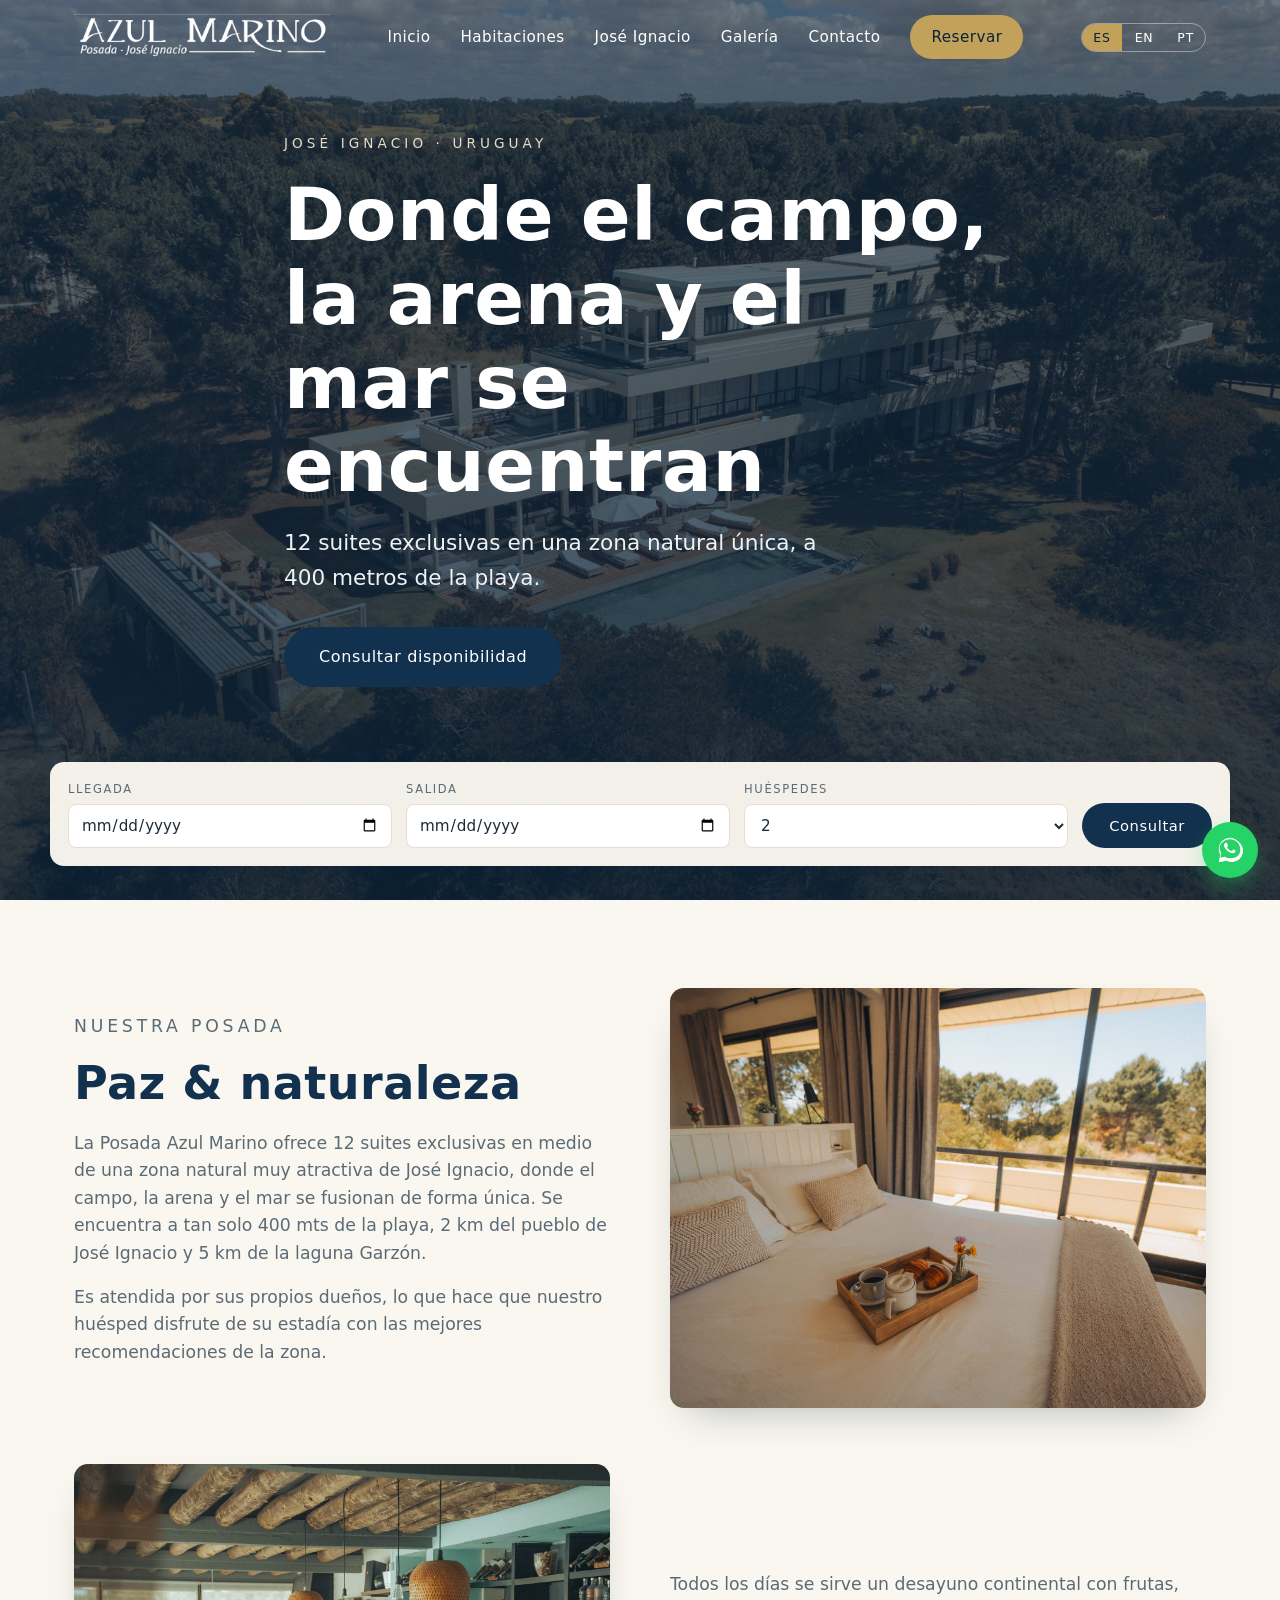
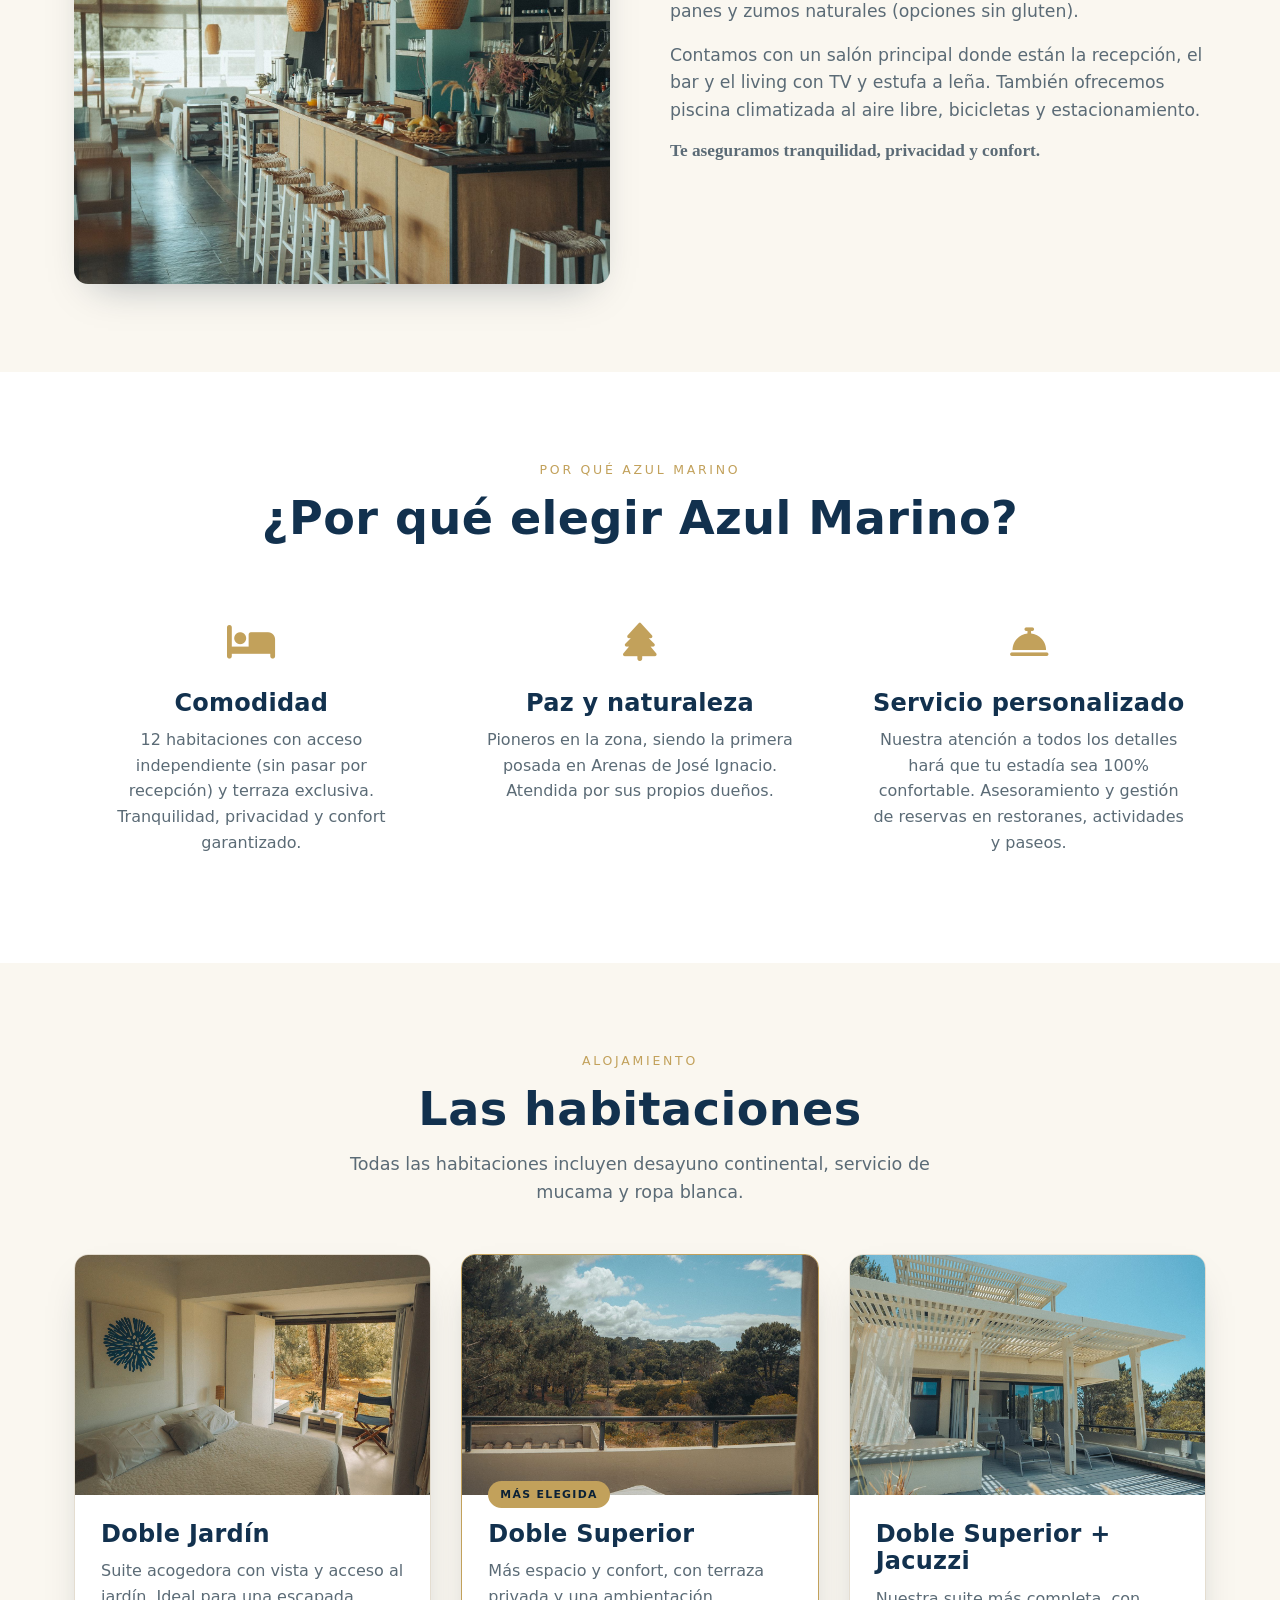
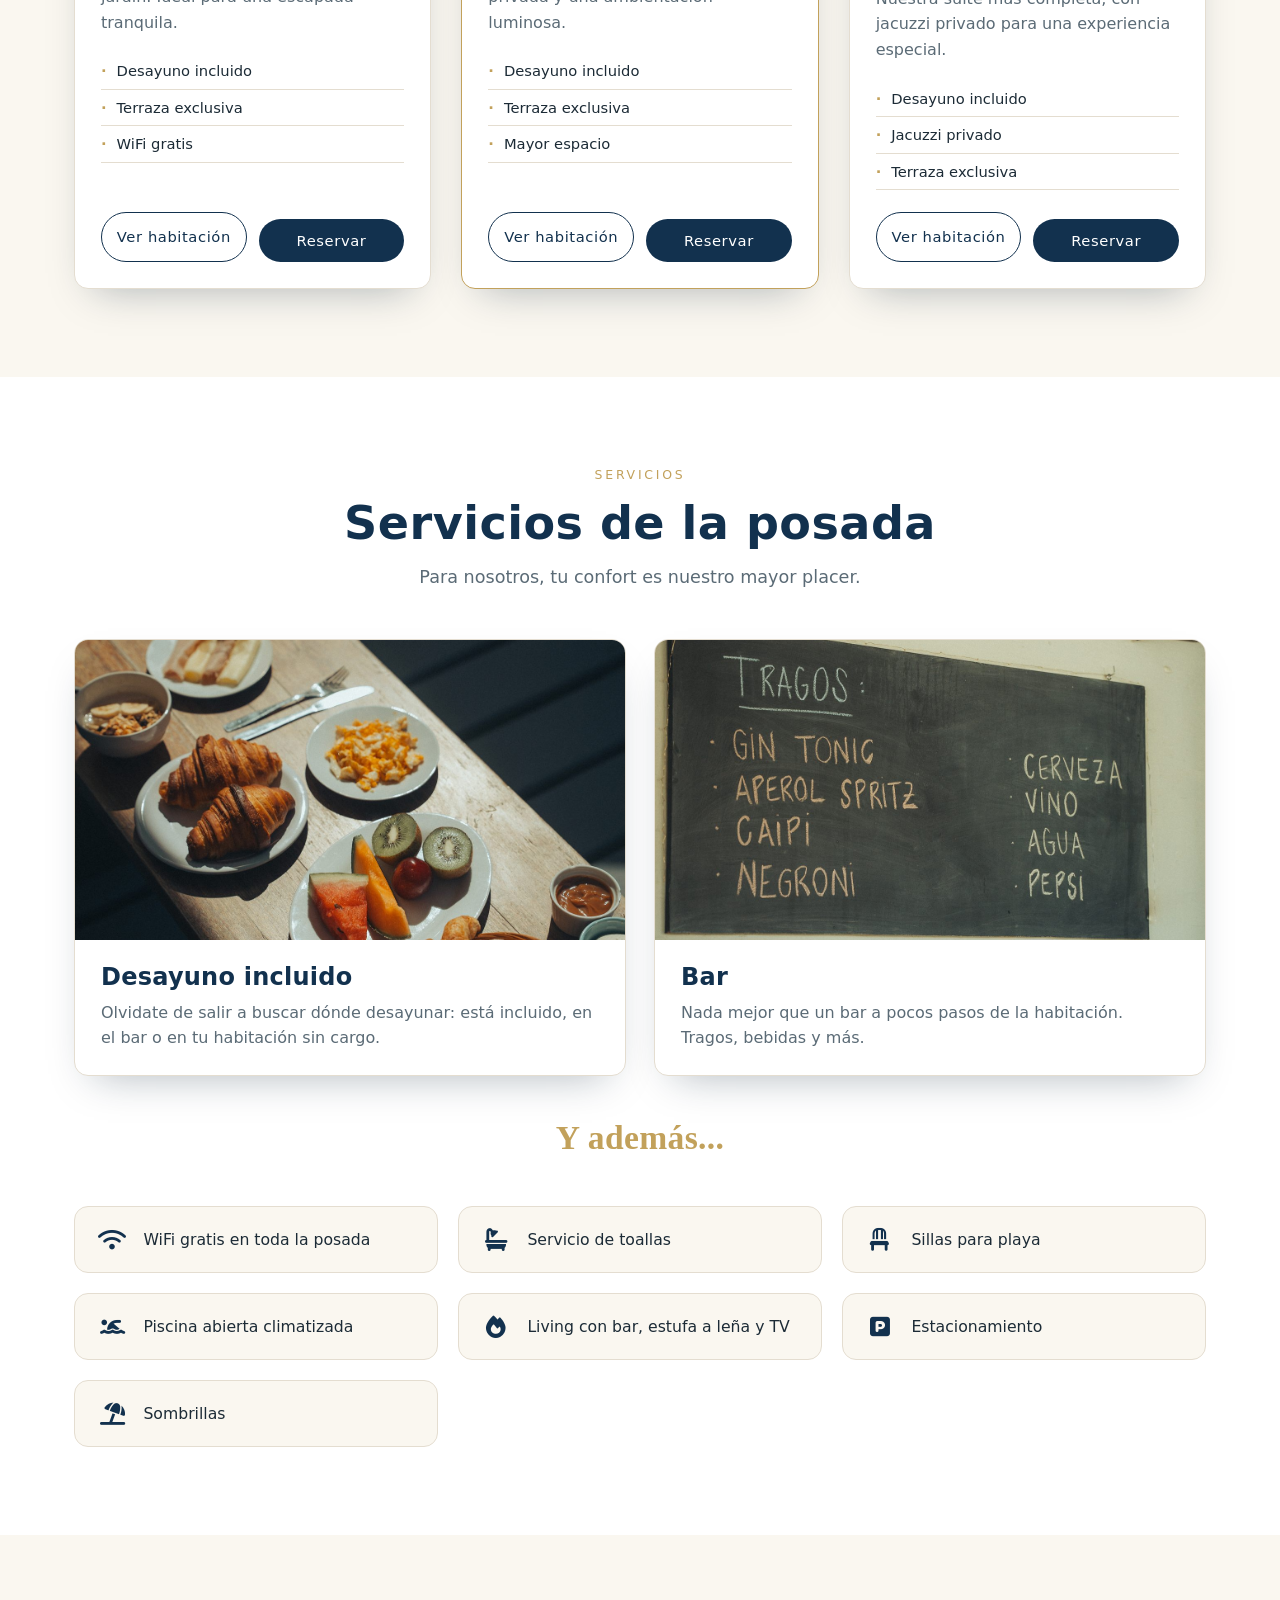
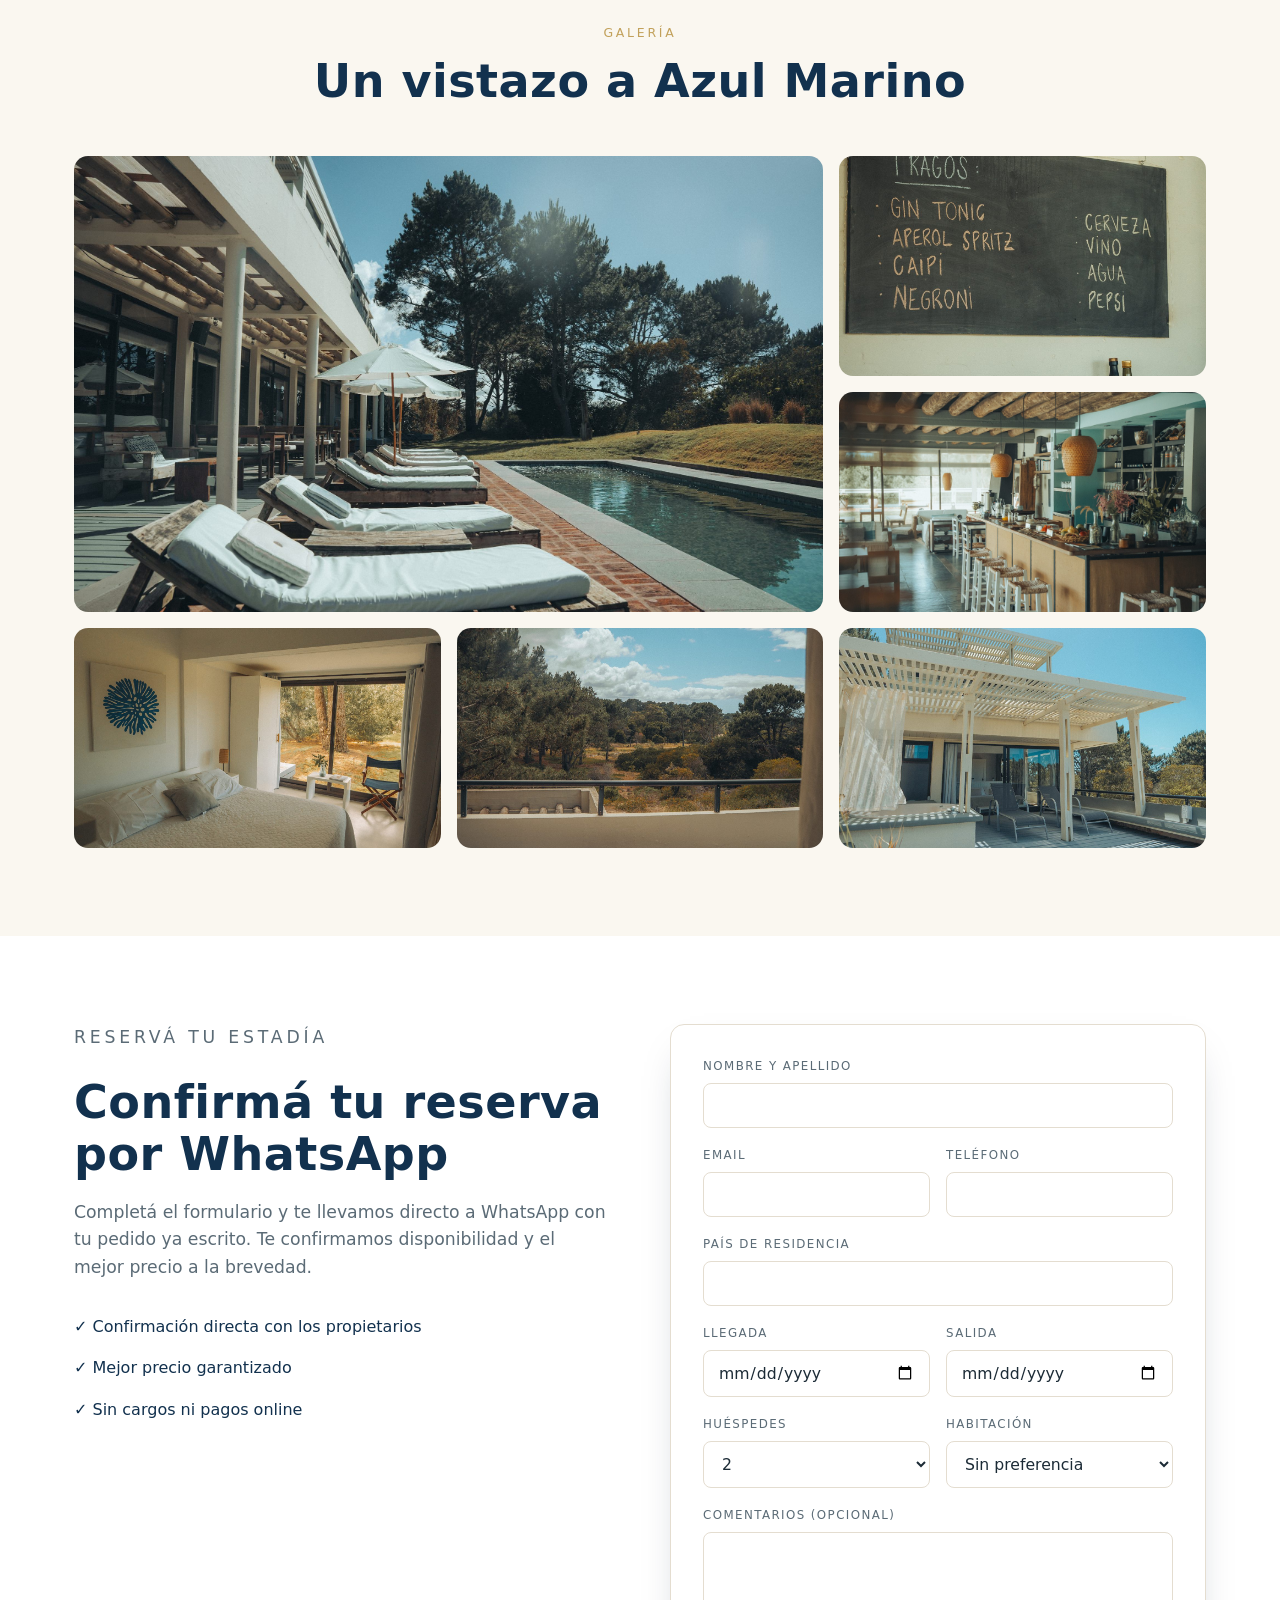
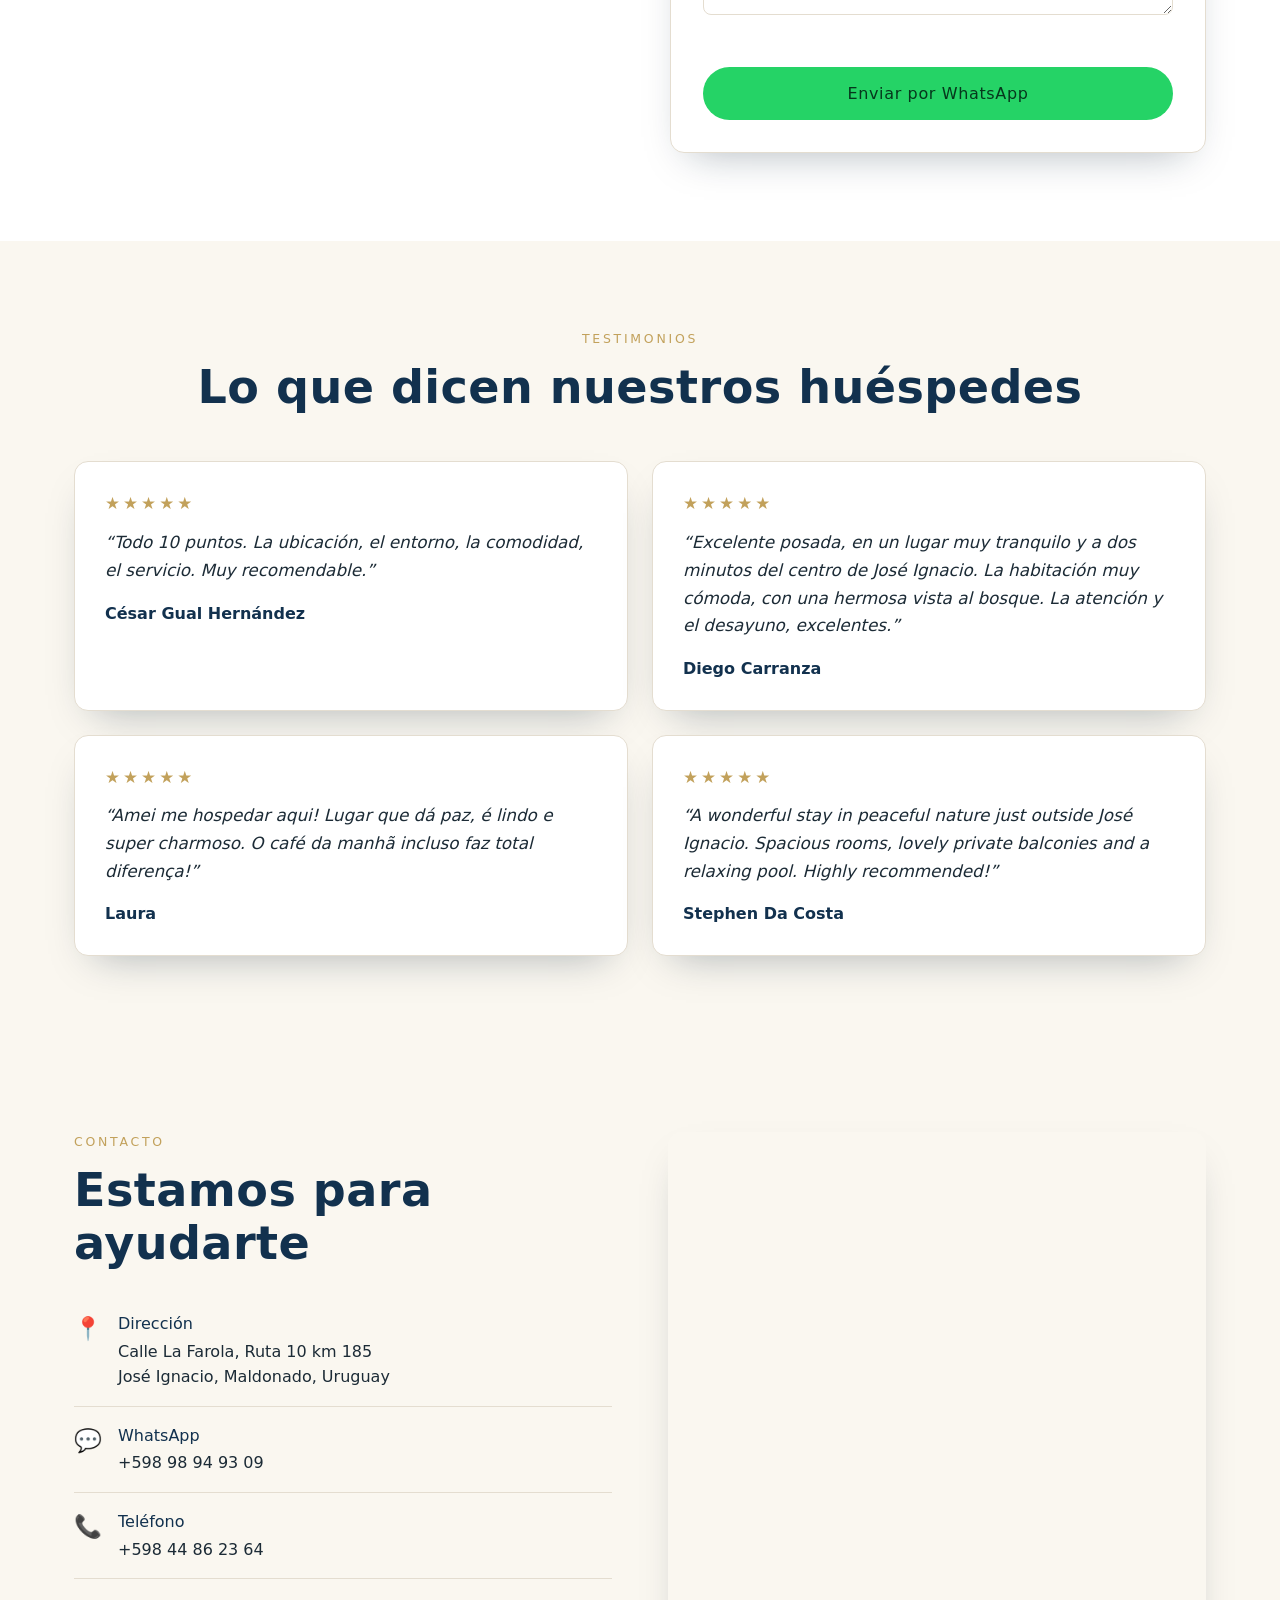
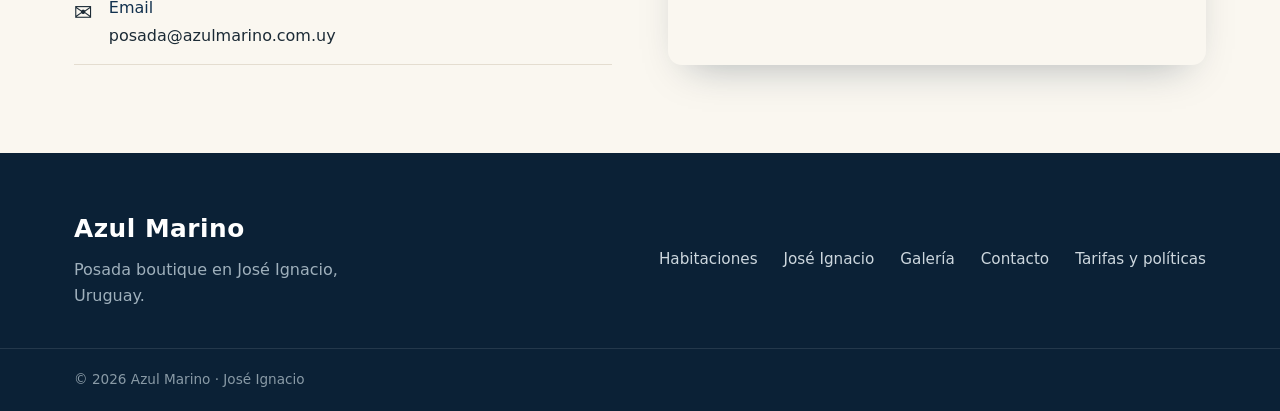
<file: index.html>
<!DOCTYPE html>
<html lang="es">
<head>
  <meta charset="UTF-8" />
  <meta name="viewport" content="width=device-width, initial-scale=1.0" />
  <meta name="referrer" content="strict-origin-when-cross-origin" />
  <meta http-equiv="Content-Security-Policy" content="default-src 'self'; script-src 'self'; style-src 'self' 'unsafe-inline' https://fonts.googleapis.com https://cdnjs.cloudflare.com; font-src https://fonts.gstatic.com https://cdnjs.cloudflare.com; img-src 'self' data:; connect-src 'self' https://docs.google.com https://*.googleusercontent.com; frame-src https://www.google.com https://maps.google.com; base-uri 'self'; form-action 'self'; object-src 'none'" />
  <title>Azul Marino · Posada Boutique · José Ignacio, Uruguay</title>
  <meta name="description" content="Azul Marino, posada boutique en José Ignacio. 12 suites exclusivas donde el campo, la arena y el mar se encuentran. A 400 m de la playa." />
  <link rel="icon" href="favicon.svg" type="image/svg+xml" />
  <link rel="canonical" href="https://azulmarino.com.uy/" />
  <link rel="alternate" hreflang="es" href="https://azulmarino.com.uy/" />
  <link rel="alternate" hreflang="en" href="https://azulmarino.com.uy/en/" />
  <link rel="alternate" hreflang="pt" href="https://azulmarino.com.uy/pt/" />
  <link rel="alternate" hreflang="x-default" href="https://azulmarino.com.uy/" />
  <meta property="og:type" content="website" />
  <meta property="og:site_name" content="Azul Marino" />
  <meta property="og:title" content="Azul Marino · Posada en José Ignacio" />
  <meta property="og:description" content="12 suites exclusivas donde el campo, la arena y el mar se encuentran, a 400 m de la playa." />
  <meta property="og:image" content="assets/hero.jpg" />
  <meta property="og:locale" content="es_UY" />
  <meta name="twitter:card" content="summary_large_image" />

  <!-- Tipografías -->
  <link rel="preconnect" href="https://fonts.googleapis.com" />
  <link rel="preconnect" href="https://fonts.gstatic.com" crossorigin />
  <link href="https://fonts.googleapis.com/css2?family=Caveat:wght@600&family=Montserrat:wght@300;400;500;600;700&display=swap" rel="stylesheet" />
  <link rel="stylesheet" href="https://cdnjs.cloudflare.com/ajax/libs/font-awesome/6.5.1/css/all.min.css" crossorigin="anonymous" referrerpolicy="no-referrer" />

  <link rel="stylesheet" href="styles.css" />
</head>
<body>

  <!-- ============ HEADER / NAVEGACIÓN ============ -->
  <header class="site-header" id="header">
    <div class="container header-inner">
      <a href="#inicio" class="logo">
        <img src="assets/logo.png" alt="Azul Marino · Posada José Ignacio" class="logo-img" />
        <span class="logo-text">
          <span class="logo-mark">Azul Marino</span>
          <span class="logo-sub" data-i18n="logo_sub">Posada · José Ignacio</span>
        </span>
      </a>

      <nav class="main-nav" id="mainNav">
        <a href="#inicio" data-i18n="nav_home">Inicio</a>
        <a href="#habitaciones" data-i18n="nav_rooms">Habitaciones</a>
        <a href="jose-ignacio.html" data-i18n="nav_jose">José Ignacio</a>
        <a href="#galeria" data-i18n="nav_gallery">Galería</a>
        <a href="#contacto" data-i18n="nav_contact">Contacto</a>
        <a href="#reservar" class="btn btn-nav" data-i18n="nav_book">Reservar</a>
      </nav>

      <div class="header-right">
        <div class="lang-switch" role="group" aria-label="Idioma">
          <button data-lang="es" class="active">ES</button>
          <button data-lang="en">EN</button>
          <button data-lang="pt">PT</button>
        </div>
        <button class="menu-toggle" id="menuToggle" aria-label="Menú">
          <span></span><span></span><span></span>
        </button>
      </div>
    </div>
  </header>

  <!-- ============ HERO ============ -->
  <section class="hero" id="inicio">
    <div class="hero-media ph" data-ph="Foto principal / panorámica de la posada">
      <!-- Para poner tu foto: reemplazá el fondo de .hero-media en styles.css
           por  background-image: url('assets/hero.jpg');  y quitá la clase "ph" de arriba -->
    </div>
    <div class="hero-overlay"></div>
    <div class="container hero-content">
      <p class="hero-eyebrow" data-i18n="hero_eyebrow">José Ignacio · Uruguay</p>
      <h1 class="hero-title" data-i18n="hero_title">Donde el campo, la arena y el mar se encuentran</h1>
      <p class="hero-text" data-i18n="hero_text">12 suites exclusivas en una zona natural única, a 400 metros de la playa.</p>
      <a href="#reservar" class="btn btn-primary btn-lg" data-i18n="hero_cta">Consultar disponibilidad</a>
    </div>

    <!-- Barra de reserva rápida -->
    <div class="quickbook container">
      <div class="qb-field">
        <label data-i18n="qb_checkin">Llegada</label>
        <input type="date" id="qbCheckin" />
      </div>
      <div class="qb-field">
        <label data-i18n="qb_checkout">Salida</label>
        <input type="date" id="qbCheckout" />
      </div>
      <div class="qb-field">
        <label data-i18n="qb_guests">Huéspedes</label>
        <select id="qbGuests">
          <option value="1">1</option>
          <option value="2" selected>2</option>
          <option value="3">3</option>
          <option value="4">4</option>
        </select>
      </div>
      <button class="btn btn-primary" id="qbSubmit" data-i18n="qb_submit">Consultar</button>
    </div>
  </section>

  <!-- ============ INTRO / SOBRE LA POSADA ============ -->
  <section class="intro section" id="posada">
    <div class="container intro-grid">
      <div class="intro-text">
        <p class="eyebrow" data-i18n="intro_eyebrow">Nuestra posada</p>
        <h2 data-i18n="intro_title">Un refugio natural, operado por sus propietarios</h2>
        <p data-i18n="intro_p1">Azul Marino nació como pionera en la zona: un lugar donde el campo, la arena y el mar conviven en calma. Cada suite tiene acceso independiente y terraza exclusiva, pensada para tu privacidad.</p>
        <p data-i18n="intro_p2">Estamos a 400 metros de la playa, a 2 km del pueblo de José Ignacio y a 5 km de la laguna Garzón. Un punto perfecto para descansar y explorar.</p>
      </div>
      <div class="intro-media ph" data-ph="Foto ambiente / exterior"></div>
    </div>

    <div class="container intro-grid intro-grid-2">
      <div class="intro-media ph ph-gal3" data-ph="Foto salón"></div>
      <div class="intro-text">
        <p data-i18n="about2_p1">Todos los días se sirve un desayuno continental con frutas, panes y zumos naturales (opciones sin gluten).</p>
        <p data-i18n="about2_p2">Contamos con un salón principal donde están la recepción, el bar y el living con TV y estufa a leña. También ofrecemos piscina climatizada al aire libre, bicicletas y estacionamiento.</p>
        <p class="accent-script" data-i18n="about2_highlight">Te aseguramos tranquilidad, privacidad y confort.</p>
      </div>
    </div>
  </section>

  <!-- ============ POR QUÉ ELEGIRNOS ============ -->
  <section class="reasons section alt">
    <div class="container">
      <p class="eyebrow center" data-i18n="reasons_eyebrow">Por qué Azul Marino</p>
      <h2 class="center" data-i18n="reasons_title">Tres razones para quedarte</h2>
      <div class="reasons-grid">
        <div class="reason">
          <div class="reason-icon"><i class="fa-solid fa-bed"></i></div>
          <h3 data-i18n="reason1_t">Comodidad con privacidad</h3>
          <p data-i18n="reason1_p">Suites independientes con terraza propia. Tu espacio, sin interrupciones.</p>
        </div>
        <div class="reason">
          <div class="reason-icon"><i class="fa-solid fa-tree"></i></div>
          <h3 data-i18n="reason2_t">Paz y naturaleza</h3>
          <p data-i18n="reason2_p">Pioneros en la zona, rodeados de campo, arena y mar en total tranquilidad.</p>
        </div>
        <div class="reason">
          <div class="reason-icon"><i class="fa-solid fa-bell-concierge"></i></div>
          <h3 data-i18n="reason3_t">Servicio personalizado</h3>
          <p data-i18n="reason3_p">Operada por sus dueños, con atención a todos los detalles de tu estadía.</p>
        </div>
      </div>
    </div>
  </section>

  <!-- ============ HABITACIONES ============ -->
  <section class="rooms section" id="habitaciones">
    <div class="container">
      <p class="eyebrow center" data-i18n="rooms_eyebrow">Alojamiento</p>
      <h2 class="center" data-i18n="rooms_title">Nuestras suites</h2>
      <p class="section-lead center" data-i18n="rooms_lead">Todas incluyen desayuno, servicio de limpieza y ropa blanca. Acceso independiente y terraza exclusiva.</p>

      <div class="rooms-grid">
        <!-- Doble Jardín -->
        <article class="room-card">
          <a href="habitacion.html?room=doble-jardin" class="room-media ph ph-room1" data-ph="Foto: Doble Jardín" aria-label="Doble Jardín"></a>
          <div class="room-body">
            <h3><a href="habitacion.html?room=doble-jardin" data-i18n="room1_t">Doble Jardín</a></h3>
            <p data-i18n="room1_p">Suite acogedora con vista y acceso al jardín. Ideal para una escapada tranquila.</p>
            <ul class="room-amenities">
              <li data-i18n="am_breakfast">Desayuno incluido</li>
              <li data-i18n="am_terrace">Terraza exclusiva</li>
              <li data-i18n="am_wifi">WiFi gratis</li>
            </ul>
            <div class="room-actions">
              <a href="habitacion.html?room=doble-jardin" class="btn btn-outline" data-i18n="room_view">Ver habitación</a>
              <button class="btn btn-primary room-book" data-room="Doble Jardín" data-i18n="room_reserve">Reservar</button>
            </div>
          </div>
        </article>

        <!-- Doble Superior -->
        <article class="room-card featured">
          <a href="habitacion.html?room=doble-superior" class="room-media ph ph-room2" data-ph="Foto: Doble Superior" aria-label="Doble Superior"></a>
          <div class="room-body">
            <span class="room-tag" data-i18n="room_popular">Más elegida</span>
            <h3><a href="habitacion.html?room=doble-superior" data-i18n="room2_t">Doble Superior</a></h3>
            <p data-i18n="room2_p">Más espacio y confort, con terraza privada y una ambientación luminosa.</p>
            <ul class="room-amenities">
              <li data-i18n="am_breakfast">Desayuno incluido</li>
              <li data-i18n="am_terrace">Terraza exclusiva</li>
              <li data-i18n="am_space">Mayor espacio</li>
            </ul>
            <div class="room-actions">
              <a href="habitacion.html?room=doble-superior" class="btn btn-outline" data-i18n="room_view">Ver habitación</a>
              <button class="btn btn-primary room-book" data-room="Doble Superior" data-i18n="room_reserve">Reservar</button>
            </div>
          </div>
        </article>

        <!-- Doble Superior + Jacuzzi -->
        <article class="room-card">
          <a href="habitacion.html?room=doble-superior-jacuzzi" class="room-media ph ph-room3" data-ph="Foto: Doble Superior + Jacuzzi" aria-label="Doble Superior + Jacuzzi"></a>
          <div class="room-body">
            <h3><a href="habitacion.html?room=doble-superior-jacuzzi" data-i18n="room3_t">Doble Superior + Jacuzzi</a></h3>
            <p data-i18n="room3_p">Nuestra suite más completa, con jacuzzi privado para una experiencia especial.</p>
            <ul class="room-amenities">
              <li data-i18n="am_breakfast">Desayuno incluido</li>
              <li data-i18n="am_jacuzzi">Jacuzzi privado</li>
              <li data-i18n="am_terrace">Terraza exclusiva</li>
            </ul>
            <div class="room-actions">
              <a href="habitacion.html?room=doble-superior-jacuzzi" class="btn btn-outline" data-i18n="room_view">Ver habitación</a>
              <button class="btn btn-primary room-book" data-room="Doble Superior + Jacuzzi" data-i18n="room_reserve">Reservar</button>
            </div>
          </div>
        </article>
      </div>
    </div>
  </section>

  <!-- ============ SERVICIOS ============ -->
  <section class="services section alt" id="servicios">
    <div class="container">
      <p class="eyebrow center" data-i18n="services_eyebrow">Servicios</p>
      <h2 class="center" data-i18n="services_title">Servicios de la posada</h2>
      <p class="section-lead center" data-i18n="services_lead">Para nosotros, tu confort es nuestro mayor placer.</p>

      <div class="services-featured">
        <article class="feat-card">
          <div class="feat-media ph ph-desayuno" data-ph="Foto desayuno"></div>
          <div class="feat-body">
            <h3 data-i18n="srv_feat_breakfast_t">Desayuno incluido</h3>
            <p data-i18n="srv_feat_breakfast_p">Olvidate de salir a buscar dónde desayunar: está incluido, en el bar o en tu habitación sin cargo.</p>
          </div>
        </article>
        <article class="feat-card">
          <div class="feat-media ph ph-gal2" data-ph="Foto bar"></div>
          <div class="feat-body">
            <h3 data-i18n="srv_feat_bar_t">Bar</h3>
            <p data-i18n="srv_feat_bar_p">Nada mejor que un bar a pocos pasos de la habitación. Tragos, bebidas y más.</p>
          </div>
        </article>
      </div>

      <h3 class="services-plus accent-script center" data-i18n="services_plus">Y además...</h3>
      <div class="services-grid">
        <div class="service"><span class="service-ic"><i class="fa-solid fa-wifi"></i></span><span data-i18n="srv_wifi">WiFi gratis en toda la posada</span></div>
        <div class="service"><span class="service-ic"><i class="fa-solid fa-bath"></i></span><span data-i18n="srv_towels">Servicio de toallas</span></div>
        <div class="service"><span class="service-ic"><i class="fa-solid fa-chair"></i></span><span data-i18n="srv_chairs">Sillas para playa</span></div>
        <div class="service"><span class="service-ic"><i class="fa-solid fa-person-swimming"></i></span><span data-i18n="srv_pool">Piscina abierta climatizada</span></div>
        <div class="service"><span class="service-ic"><i class="fa-solid fa-fire"></i></span><span data-i18n="srv_lounge">Living con bar, estufa a leña y TV</span></div>
        <div class="service"><span class="service-ic"><i class="fa-solid fa-square-parking"></i></span><span data-i18n="srv_parking">Estacionamiento</span></div>
        <div class="service"><span class="service-ic"><i class="fa-solid fa-umbrella-beach"></i></span><span data-i18n="srv_umbrellas">Sombrillas</span></div>
      </div>
    </div>
  </section>

  <!-- ============ GALERÍA ============ -->
  <section class="gallery section" id="galeria">
    <div class="container">
      <p class="eyebrow center" data-i18n="gallery_eyebrow">Galería</p>
      <h2 class="center" data-i18n="gallery_title">Un vistazo a Azul Marino</h2>
      <div class="gallery-grid">
        <div class="gal-item ph ph-gal1" data-ph="Foto 1"></div>
        <div class="gal-item ph ph-gal2" data-ph="Foto 2"></div>
        <div class="gal-item ph ph-gal3" data-ph="Foto 3"></div>
        <div class="gal-item ph ph-gal4" data-ph="Foto 4"></div>
        <div class="gal-item ph ph-gal5" data-ph="Foto 5"></div>
        <div class="gal-item ph ph-gal6" data-ph="Foto 6"></div>
      </div>
    </div>
  </section>

  <!-- ============ RESERVAR ============ -->
  <section class="book section alt" id="reservar">
    <div class="container book-grid">
      <div class="book-intro">
        <p class="eyebrow" data-i18n="book_eyebrow">Reservá tu estadía</p>
        <h2 data-i18n="book_title">Confirmá tu reserva por WhatsApp</h2>
        <p data-i18n="book_text">Completá el formulario y te llevamos directo a WhatsApp con tu pedido ya escrito. Te confirmamos disponibilidad y el mejor precio a la brevedad.</p>
        <ul class="book-points">
          <li data-i18n="book_p1">✓ Confirmación directa con los propietarios</li>
          <li data-i18n="book_p2">✓ Mejor precio garantizado</li>
          <li data-i18n="book_p3">✓ Sin cargos ni pagos online</li>
        </ul>
      </div>

      <form class="book-form" id="bookForm">
        <div class="field">
          <label for="bfName" data-i18n="f_name">Nombre y apellido</label>
          <input type="text" id="bfName" required />
        </div>
        <div class="field-row">
          <div class="field">
            <label for="bfEmail" data-i18n="f_email">Email</label>
            <input type="email" id="bfEmail" required pattern="[^@\s]+@[^@\s]+\.[^@\s]+" data-i18n-title="email_title" title="Ingresá un email válido, por ejemplo nombre@dominio.com" />
          </div>
          <div class="field">
            <label for="bfPhone" data-i18n="f_phone">Teléfono</label>
            <input type="tel" id="bfPhone" required />
          </div>
        </div>
        <div class="field">
          <label for="bfCountry" data-i18n="f_country">País de residencia</label>
          <input type="text" id="bfCountry" required />
        </div>
        <div class="field-row">
          <div class="field">
            <label for="bfCheckin" data-i18n="qb_checkin">Llegada</label>
            <input type="date" id="bfCheckin" required />
          </div>
          <div class="field">
            <label for="bfCheckout" data-i18n="qb_checkout">Salida</label>
            <input type="date" id="bfCheckout" required />
          </div>
        </div>
        <div class="field-row">
          <div class="field">
            <label for="bfGuests" data-i18n="qb_guests">Huéspedes</label>
            <select id="bfGuests">
              <option value="1">1</option>
              <option value="2" selected>2</option>
              <option value="3">3</option>
              <option value="4">4</option>
            </select>
          </div>
          <div class="field">
            <label for="bfRoom" data-i18n="f_room">Habitación</label>
            <select id="bfRoom">
              <option data-i18n="f_room_any" value="Sin preferencia">Sin preferencia</option>
              <option value="Doble Jardín">Doble Jardín</option>
              <option value="Doble Superior">Doble Superior</option>
              <option value="Doble Superior + Jacuzzi">Doble Superior + Jacuzzi</option>
            </select>
          </div>
        </div>
        <div class="field">
          <label for="bfMsg" data-i18n="f_msg">Comentarios (opcional)</label>
          <textarea id="bfMsg" rows="3"></textarea>
        </div>
        <p class="book-price" id="bfPrice"></p>
        <button type="submit" class="btn btn-whatsapp btn-lg btn-block">
          <span data-i18n="f_submit">Enviar por WhatsApp</span>
        </button>
      </form>
    </div>
  </section>

  <!-- ============ TESTIMONIOS ============ -->
  <section class="testimonials section" id="testimonios">
    <div class="container">
      <p class="eyebrow center" data-i18n="testi_eyebrow">Testimonios</p>
      <h2 class="center" data-i18n="testi_title">Lo que dicen nuestros huéspedes</h2>
      <div class="testi-grid">
        <figure class="testi-card">
          <div class="testi-stars">★★★★★</div>
          <blockquote class="testi-text">Todo 10 puntos. La ubicación, el entorno, la comodidad, el servicio. Muy recomendable.</blockquote>
          <figcaption class="testi-author">César Gual Hernández</figcaption>
        </figure>
        <figure class="testi-card">
          <div class="testi-stars">★★★★★</div>
          <blockquote class="testi-text">Excelente posada, en un lugar muy tranquilo y a dos minutos del centro de José Ignacio. La habitación muy cómoda, con una hermosa vista al bosque. La atención y el desayuno, excelentes.</blockquote>
          <figcaption class="testi-author">Diego Carranza</figcaption>
        </figure>
        <figure class="testi-card">
          <div class="testi-stars">★★★★★</div>
          <blockquote class="testi-text">Amei me hospedar aqui! Lugar que dá paz, é lindo e super charmoso. O café da manhã incluso faz total diferença!</blockquote>
          <figcaption class="testi-author">Laura</figcaption>
        </figure>
        <figure class="testi-card">
          <div class="testi-stars">★★★★★</div>
          <blockquote class="testi-text">A wonderful stay in peaceful nature just outside José Ignacio. Spacious rooms, lovely private balconies and a relaxing pool. Highly recommended!</blockquote>
          <figcaption class="testi-author">Stephen Da Costa</figcaption>
        </figure>
      </div>
    </div>
  </section>

  <!-- ============ CONTACTO / UBICACIÓN ============ -->
  <section class="contact section" id="contacto">
    <div class="container contact-grid">
      <div class="contact-info">
        <p class="eyebrow" data-i18n="contact_eyebrow">Contacto</p>
        <h2 data-i18n="contact_title">Estamos para ayudarte</h2>
        <ul class="contact-list">
          <li>
            <span class="c-ic">📍</span>
            <div>
              <strong data-i18n="contact_addr_t">Dirección</strong>
              <span>Calle La Farola, Ruta 10 km 185<br />José Ignacio, Maldonado, Uruguay</span>
            </div>
          </li>
          <li>
            <span class="c-ic">💬</span>
            <div>
              <strong>WhatsApp</strong>
              <a href="https://wa.me/59898949309" target="_blank" rel="noopener">+598 98 94 93 09</a>
            </div>
          </li>
          <li>
            <span class="c-ic">📞</span>
            <div>
              <strong data-i18n="contact_phone_t">Teléfono</strong>
              <a href="tel:+59844862364">+598 44 86 23 64</a>
            </div>
          </li>
          <li>
            <span class="c-ic">✉️</span>
            <div>
              <strong>Email</strong>
              <a href="mailto:posada@azulmarino.com.uy">posada@azulmarino.com.uy</a>
            </div>
          </li>
        </ul>
      </div>
      <div class="contact-map">
        <iframe
          title="Mapa Azul Marino"
          src="https://www.google.com/maps?q=Posada+Azul+Marino,+Jos%C3%A9+Ignacio,+Uruguay&output=embed"
          width="100%" height="100%" style="border:0;" allowfullscreen="" loading="lazy"
          referrerpolicy="no-referrer-when-downgrade"></iframe>
      </div>
    </div>
  </section>

  <!-- ============ FOOTER ============ -->
  <footer class="site-footer">
    <div class="container footer-inner">
      <div class="footer-brand">
        <span class="logo-mark">Azul Marino</span>
        <p data-i18n="footer_tag">Posada boutique en José Ignacio, Uruguay.</p>
      </div>
      <div class="footer-links">
        <a href="#habitaciones" data-i18n="nav_rooms">Habitaciones</a>
        <a href="jose-ignacio.html" data-i18n="nav_jose">José Ignacio</a>
        <a href="#galeria" data-i18n="nav_gallery">Galería</a>
        <a href="#contacto" data-i18n="nav_contact">Contacto</a>
        <a href="politicas.html" data-i18n="nav_rates">Tarifas y políticas</a>
      </div>
    </div>
    <div class="footer-bottom">
      <div class="container">
        <span>© <span id="year"></span> Azul Marino · José Ignacio</span>
      </div>
    </div>
  </footer>

  <!-- Botón flotante de WhatsApp -->
  <a href="https://wa.me/59898949309" class="whatsapp-float" target="_blank" rel="noopener" aria-label="WhatsApp">
    <svg viewBox="0 0 32 32" width="30" height="30" fill="currentColor"><path d="M16 3C9.4 3 4 8.4 4 15c0 2.1.6 4.1 1.6 5.9L4 29l8.3-1.6c1.7.9 3.7 1.4 5.7 1.4 6.6 0 12-5.4 12-12S22.6 3 16 3zm0 21.8c-1.8 0-3.5-.5-5-1.4l-.4-.2-4.9 1 1-4.8-.2-.4c-1-1.6-1.5-3.4-1.5-5.3C5 9.5 9.9 4.6 16 4.6S27 9.5 27 15.6 22.1 24.8 16 24.8zm6-8.2c-.3-.2-1.9-1-2.2-1.1-.3-.1-.5-.2-.7.2s-.8 1.1-1 1.3c-.2.2-.4.2-.7.1-.3-.2-1.4-.5-2.6-1.6-1-.9-1.6-1.9-1.8-2.3-.2-.3 0-.5.1-.7.1-.1.3-.4.4-.5.1-.2.2-.3.3-.5.1-.2 0-.4 0-.5-.1-.2-.7-1.7-1-2.3-.3-.6-.5-.5-.7-.5h-.6c-.2 0-.5.1-.8.4-.3.3-1 1-1 2.5s1.1 2.9 1.2 3.1c.2.2 2.1 3.2 5.1 4.5.7.3 1.3.5 1.7.6.7.2 1.4.2 1.9.1.6-.1 1.9-.8 2.1-1.5.3-.7.3-1.4.2-1.5-.1-.2-.3-.3-.6-.4z"/></svg>
  </a>

  <script src="config.js"></script>
  <script src="script.js"></script>
</body>
</html>
</file>
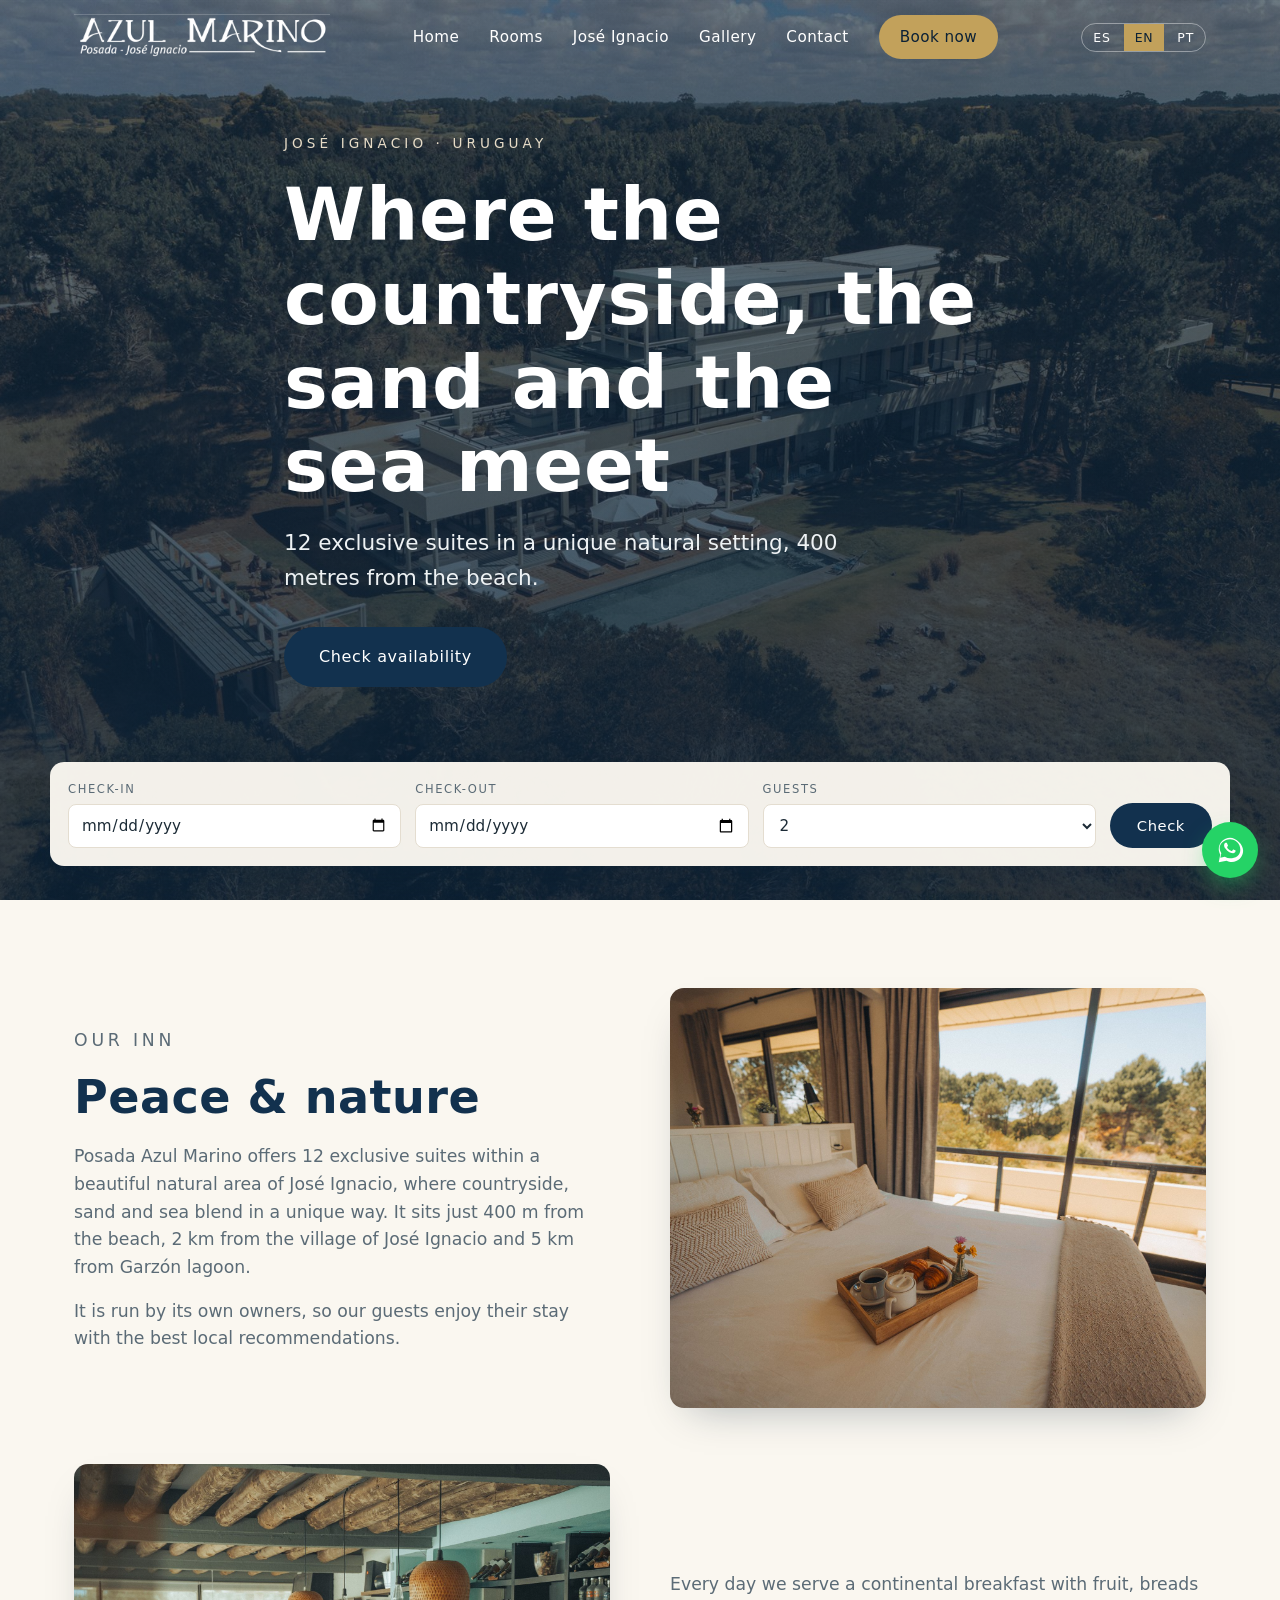
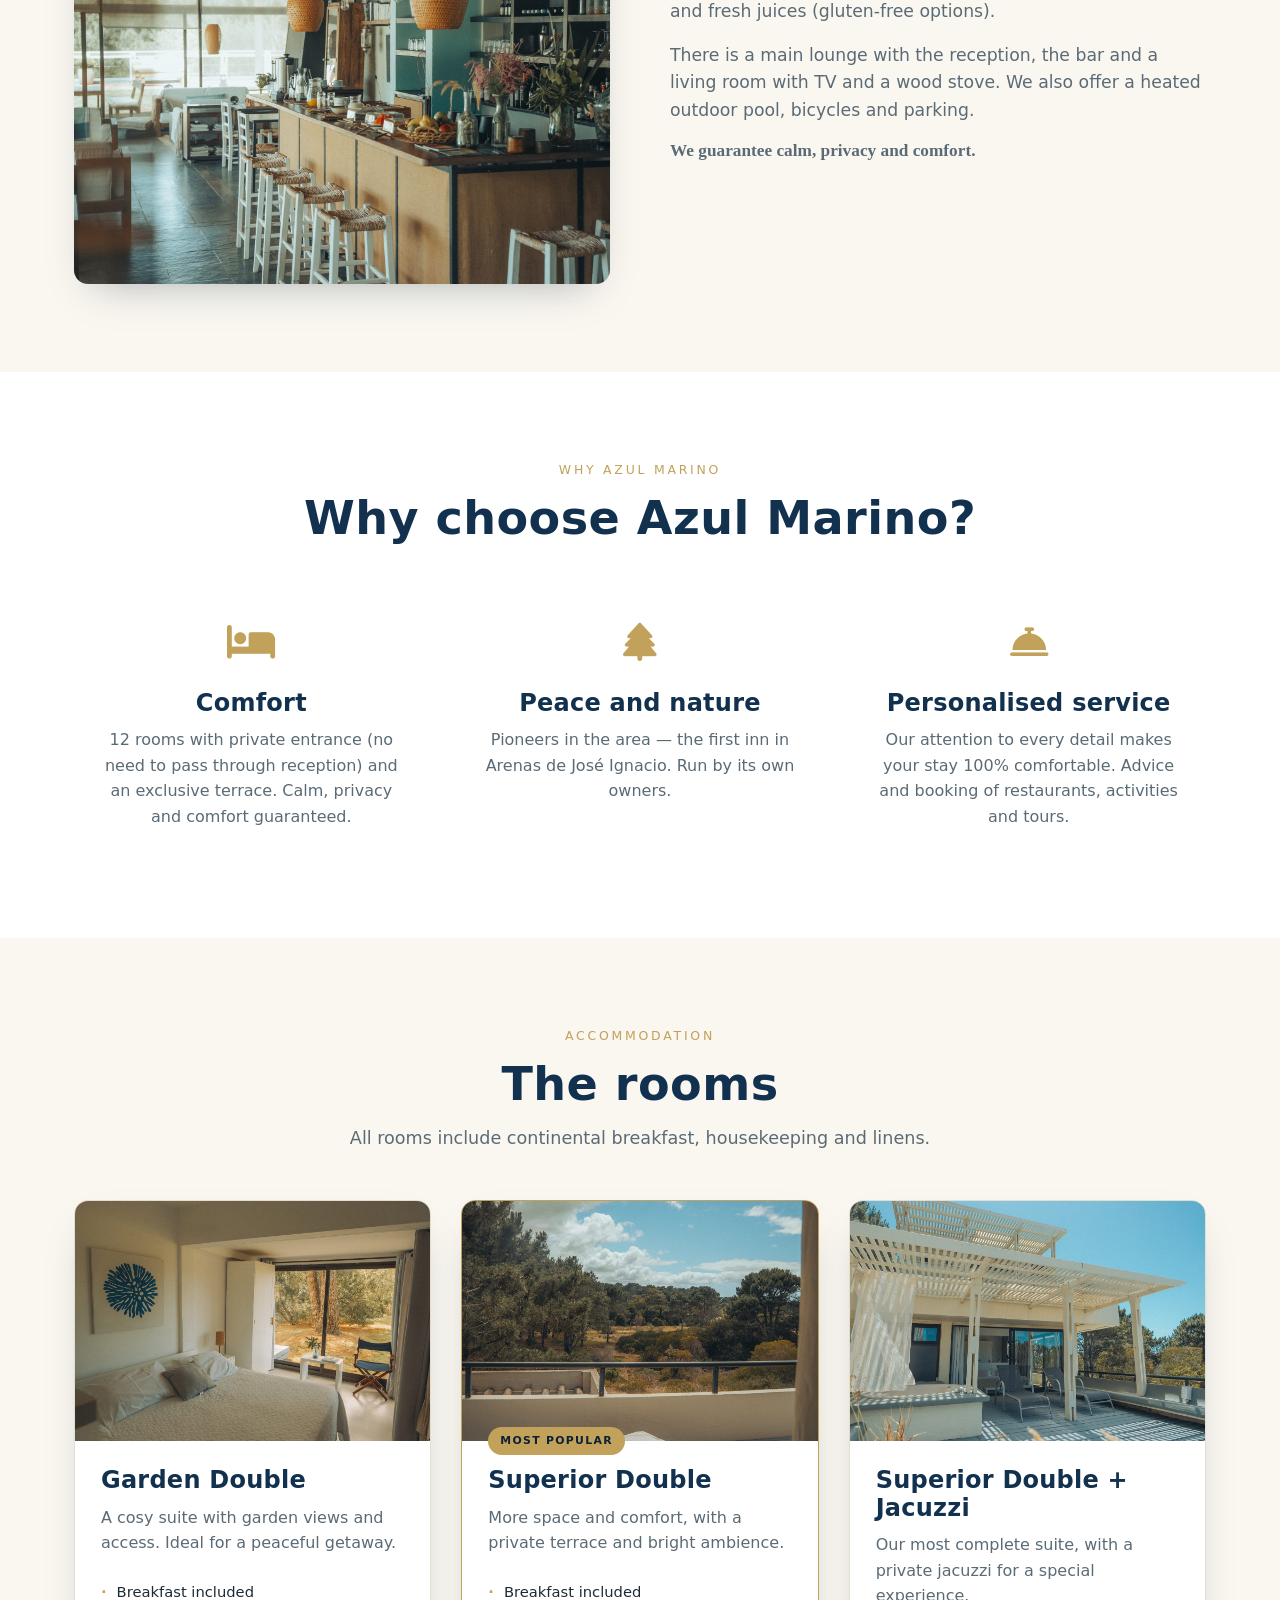
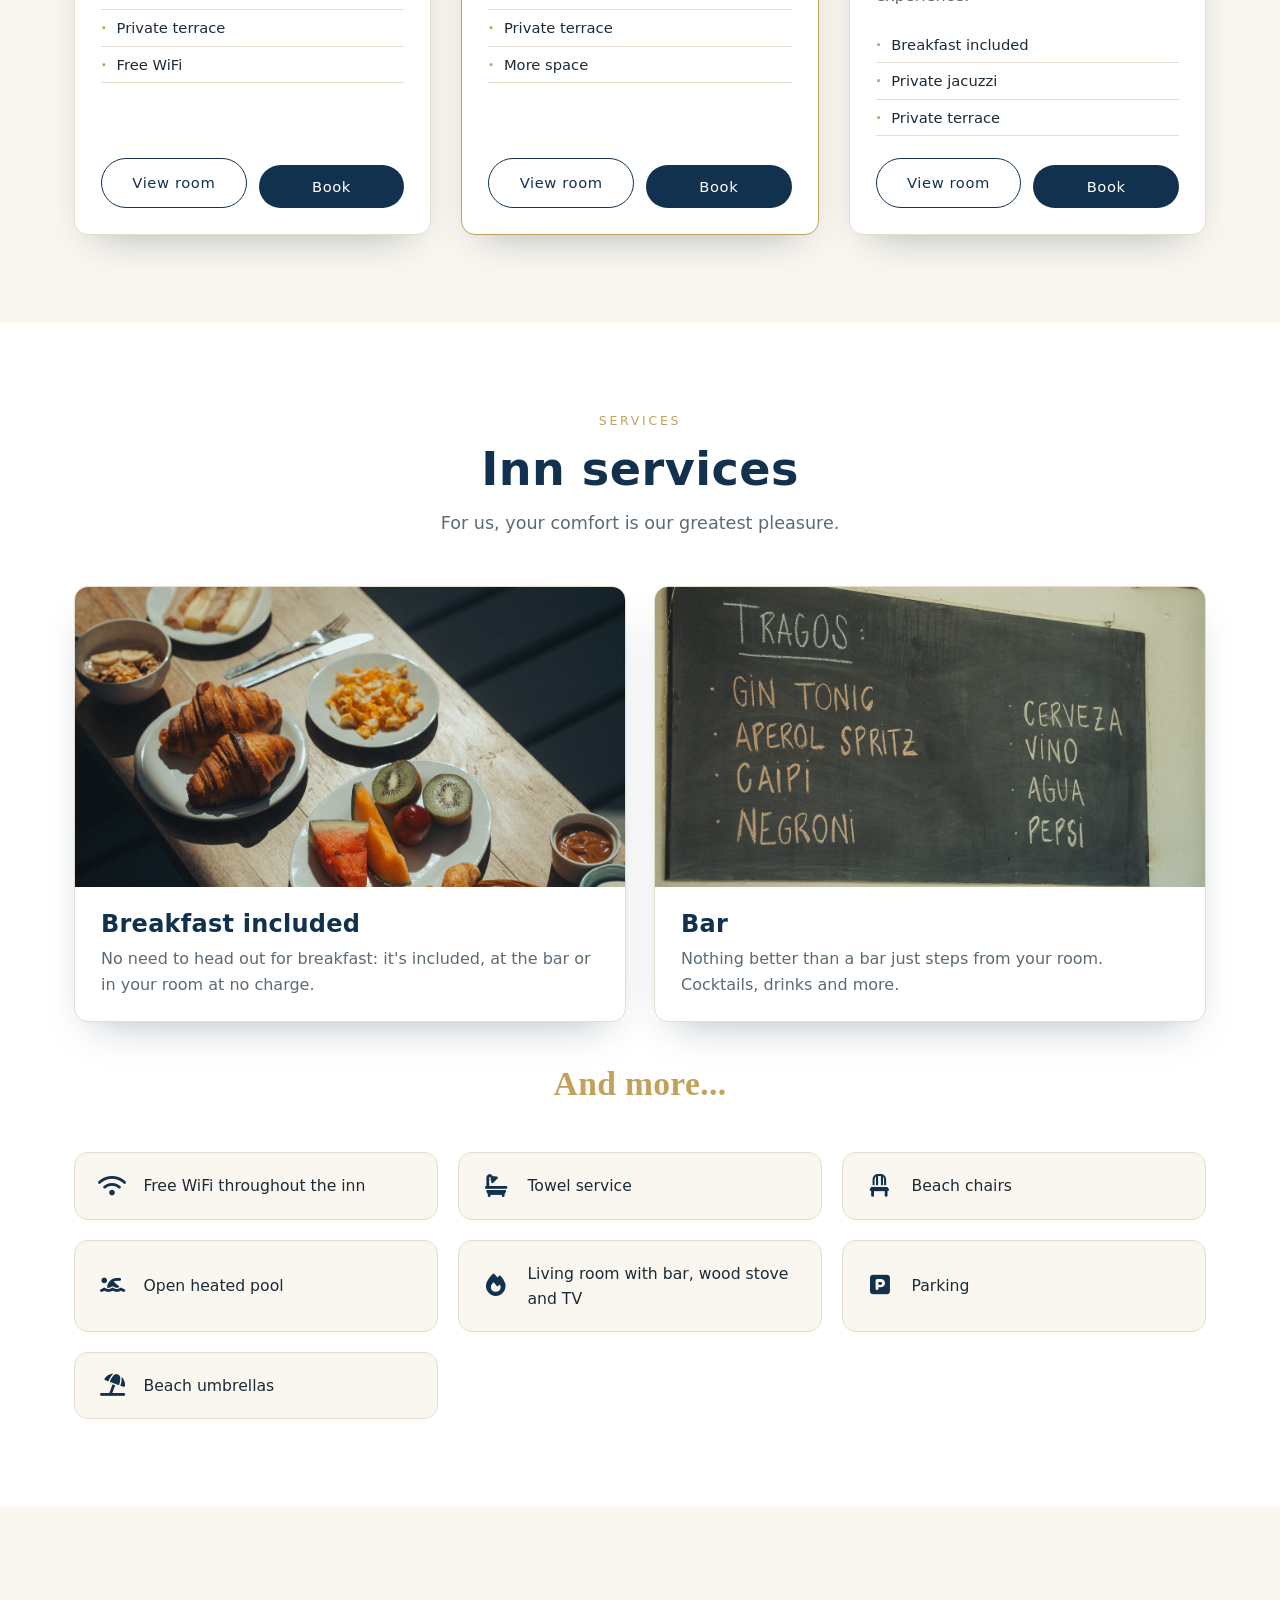
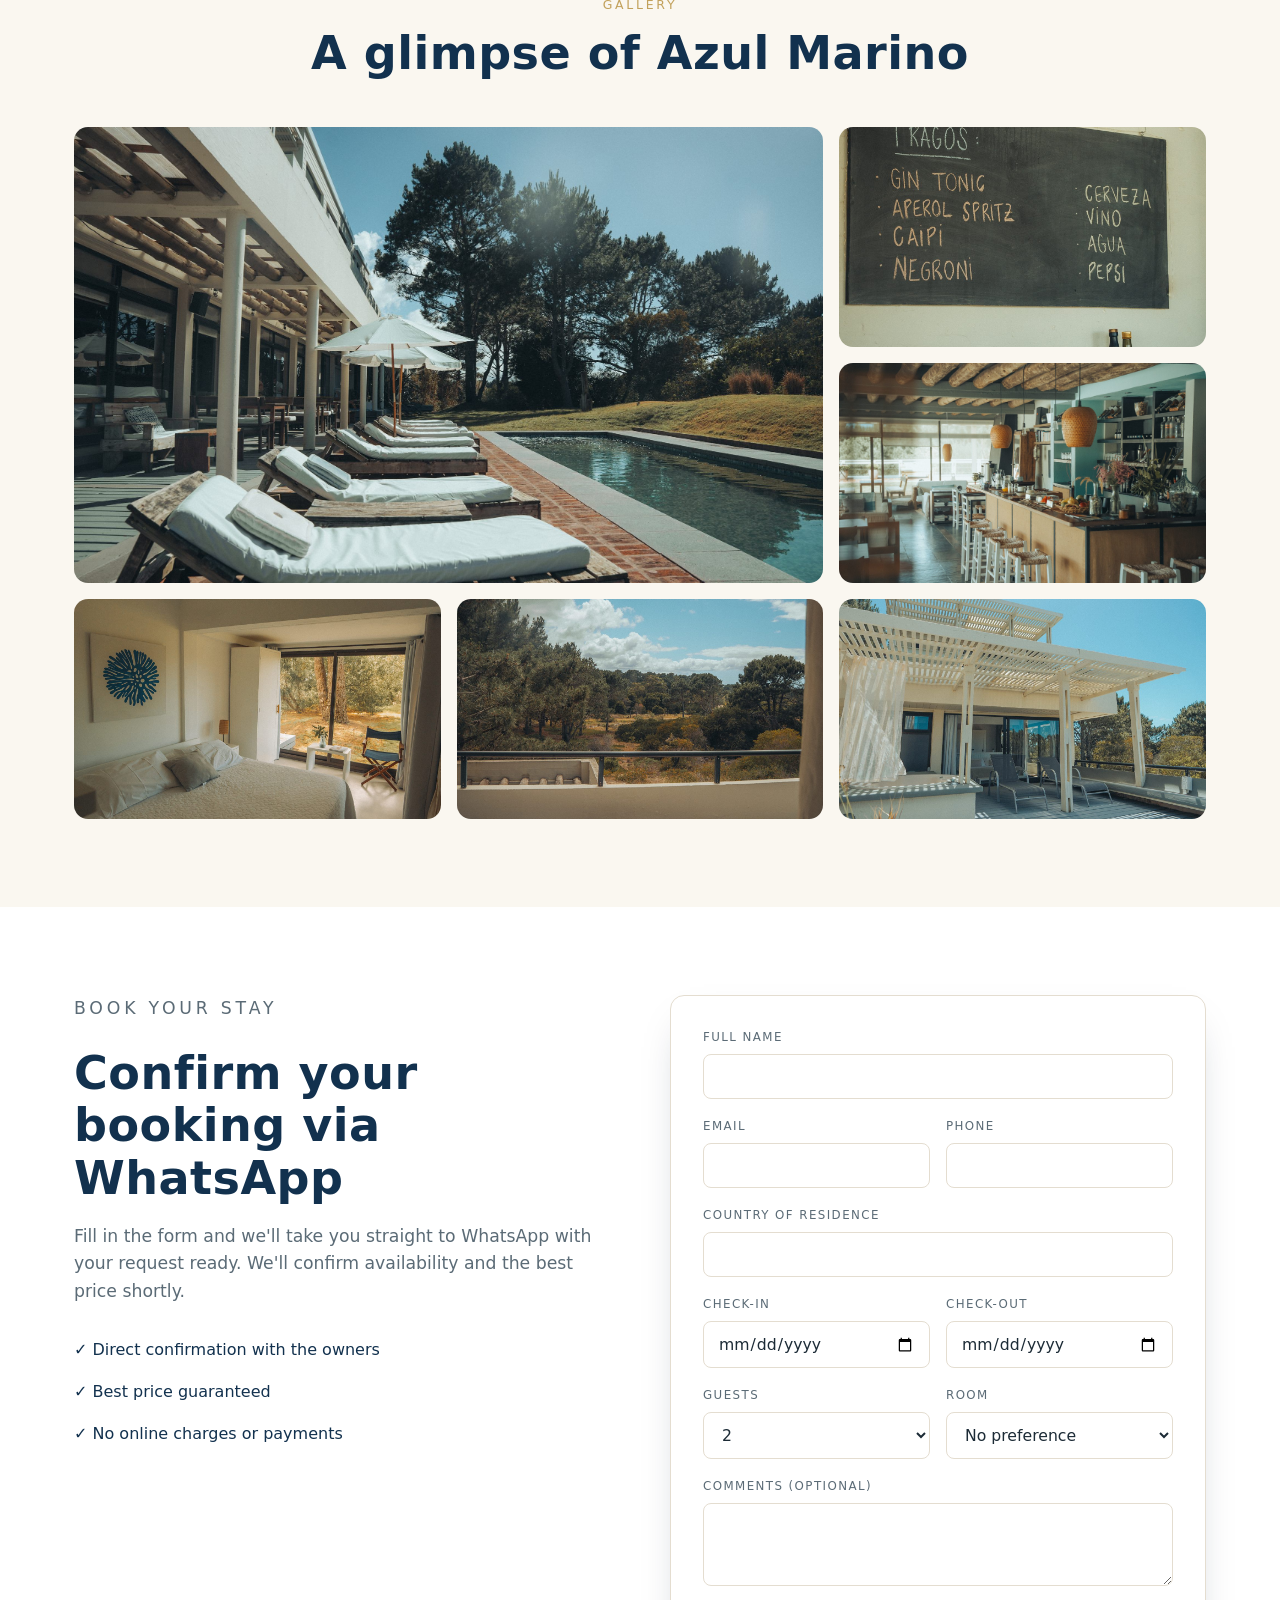
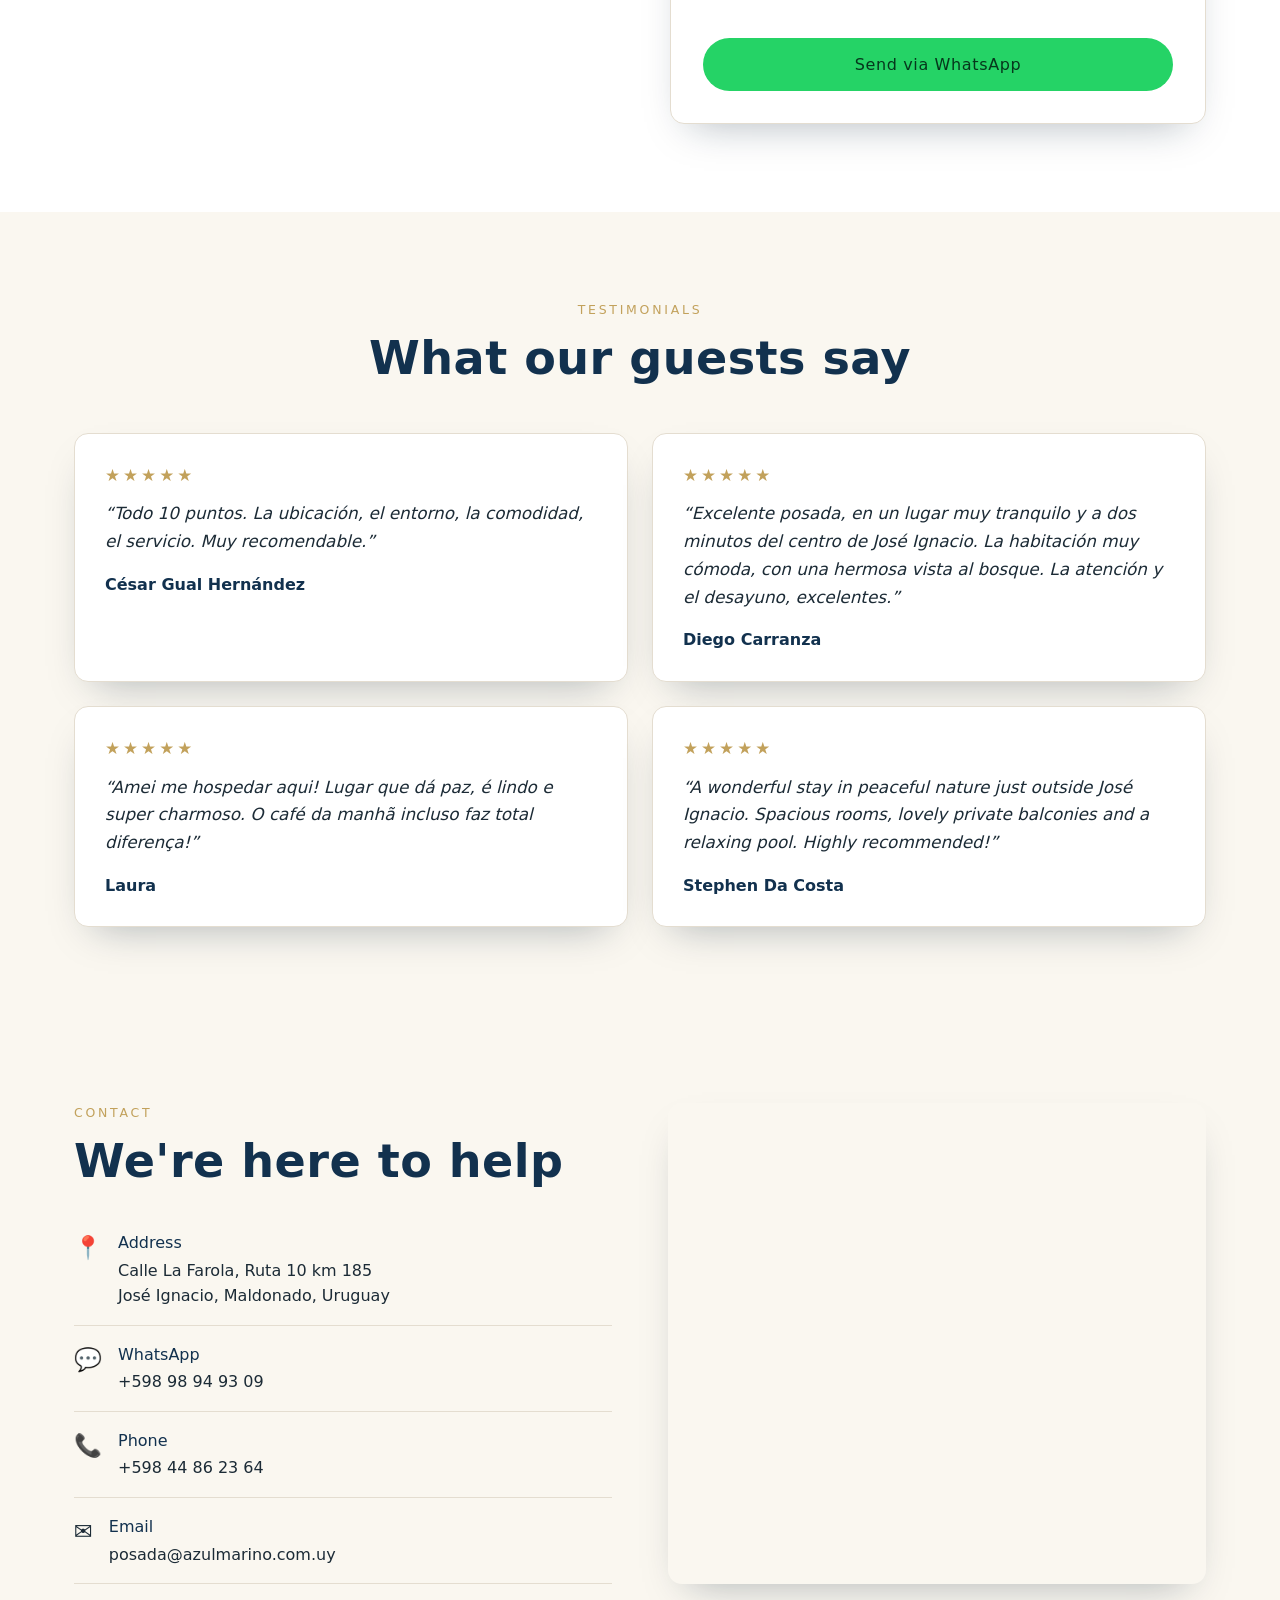
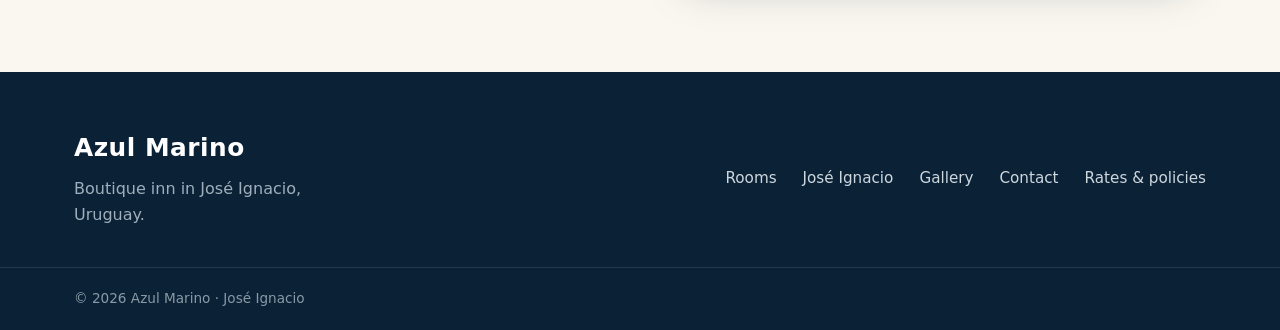
<file: en/index.html>
<!DOCTYPE html>
<html lang="en">
<head>
  <meta charset="UTF-8" />
  <meta name="viewport" content="width=device-width, initial-scale=1.0" />
  <meta name="referrer" content="strict-origin-when-cross-origin" />
  <meta http-equiv="Content-Security-Policy" content="default-src 'self'; script-src 'self'; style-src 'self' 'unsafe-inline' https://fonts.googleapis.com https://cdnjs.cloudflare.com; font-src https://fonts.gstatic.com https://cdnjs.cloudflare.com; img-src 'self' data:; connect-src 'self' https://docs.google.com https://*.googleusercontent.com; frame-src https://www.google.com https://maps.google.com; base-uri 'self'; form-action 'self'; object-src 'none'" />
  <title>Azul Marino · Boutique Inn · José Ignacio, Uruguay</title>
  <meta name="description" content="Azul Marino, boutique inn in José Ignacio. 12 exclusive suites where countryside, sand and sea meet. 400 m from the beach." />
  <link rel="icon" href="../favicon.svg" type="image/svg+xml" />
  <link rel="canonical" href="https://azulmarino.com.uy/en/" />
  <link rel="alternate" hreflang="es" href="https://azulmarino.com.uy/" />
  <link rel="alternate" hreflang="en" href="https://azulmarino.com.uy/en/" />
  <link rel="alternate" hreflang="pt" href="https://azulmarino.com.uy/pt/" />
  <link rel="alternate" hreflang="x-default" href="https://azulmarino.com.uy/" />
  <meta property="og:type" content="website" />
  <meta property="og:site_name" content="Azul Marino" />
  <meta property="og:title" content="Azul Marino · Boutique Inn · José Ignacio, Uruguay" />
  <meta property="og:description" content="Azul Marino, boutique inn in José Ignacio. 12 exclusive suites where countryside, sand and sea meet. 400 m from the beach." />
  <meta property="og:image" content="https://azulmarino.com.uy/assets/hero.jpg" />
  <meta property="og:locale" content="en_US" />
  <meta name="twitter:card" content="summary_large_image" />

  <!-- Tipografías -->
  <link rel="preconnect" href="https://fonts.googleapis.com" />
  <link rel="preconnect" href="https://fonts.gstatic.com" crossorigin />
  <link href="https://fonts.googleapis.com/css2?family=Caveat:wght@600&family=Montserrat:wght@300;400;500;600;700&display=swap" rel="stylesheet" />
  <link rel="stylesheet" href="https://cdnjs.cloudflare.com/ajax/libs/font-awesome/6.5.1/css/all.min.css" crossorigin="anonymous" referrerpolicy="no-referrer" />

  <link rel="stylesheet" href="../styles.css" />
</head>
<body>

  <!-- ============ HEADER / NAVEGACIÓN ============ -->
  <header class="site-header" id="header">
    <div class="container header-inner">
      <a href="#inicio" class="logo">
        <img src="../assets/logo.png" alt="Azul Marino · Posada José Ignacio" class="logo-img" />
        <span class="logo-text">
          <span class="logo-mark">Azul Marino</span>
          <span class="logo-sub" data-i18n="logo_sub">Inn · José Ignacio</span>
        </span>
      </a>

      <nav class="main-nav" id="mainNav">
        <a href="#inicio" data-i18n="nav_home">Home</a>
        <a href="#habitaciones" data-i18n="nav_rooms">Rooms</a>
        <a href="jose-ignacio.html" data-i18n="nav_jose">José Ignacio</a>
        <a href="#galeria" data-i18n="nav_gallery">Gallery</a>
        <a href="#contacto" data-i18n="nav_contact">Contact</a>
        <a href="#reservar" class="btn btn-nav" data-i18n="nav_book">Book now</a>
      </nav>

      <div class="header-right">
        <div class="lang-switch" role="group" aria-label="Idioma">
          <button data-lang="es" class="active">ES</button>
          <button data-lang="en">EN</button>
          <button data-lang="pt">PT</button>
        </div>
        <button class="menu-toggle" id="menuToggle" aria-label="Menú">
          <span></span><span></span><span></span>
        </button>
      </div>
    </div>
  </header>

  <!-- ============ HERO ============ -->
  <section class="hero" id="inicio">
    <div class="hero-media ph" data-ph="Foto principal / panorámica de la posada">
      <!-- Para poner tu foto: reemplazá el fondo de .hero-media en styles.css
           por  background-image: url('assets/hero.jpg');  y quitá la clase "ph" de arriba -->
    </div>
    <div class="hero-overlay"></div>
    <div class="container hero-content">
      <p class="hero-eyebrow" data-i18n="hero_eyebrow">José Ignacio · Uruguay</p>
      <h1 class="hero-title" data-i18n="hero_title">Where the countryside, the sand and the sea meet</h1>
      <p class="hero-text" data-i18n="hero_text">12 exclusive suites in a unique natural setting, 400 metres from the beach.</p>
      <a href="#reservar" class="btn btn-primary btn-lg" data-i18n="hero_cta">Check availability</a>
    </div>

    <!-- Barra de reserva rápida -->
    <div class="quickbook container">
      <div class="qb-field">
        <label data-i18n="qb_checkin">Check-in</label>
        <input type="date" id="qbCheckin" />
      </div>
      <div class="qb-field">
        <label data-i18n="qb_checkout">Check-out</label>
        <input type="date" id="qbCheckout" />
      </div>
      <div class="qb-field">
        <label data-i18n="qb_guests">Guests</label>
        <select id="qbGuests">
          <option value="1">1</option>
          <option value="2" selected>2</option>
          <option value="3">3</option>
          <option value="4">4</option>
        </select>
      </div>
      <button class="btn btn-primary" id="qbSubmit" data-i18n="qb_submit">Check</button>
    </div>
  </section>

  <!-- ============ INTRO / SOBRE LA POSADA ============ -->
  <section class="intro section" id="posada">
    <div class="container intro-grid">
      <div class="intro-text">
        <p class="eyebrow" data-i18n="intro_eyebrow">Our inn</p>
        <h2 data-i18n="intro_title">Peace &amp; nature</h2>
        <p data-i18n="intro_p1">Posada Azul Marino offers 12 exclusive suites within a beautiful natural area of José Ignacio, where countryside, sand and sea blend in a unique way. It sits just 400 m from the beach, 2 km from the village of José Ignacio and 5 km from Garzón lagoon.</p>
        <p data-i18n="intro_p2">It is run by its own owners, so our guests enjoy their stay with the best local recommendations.</p>
      </div>
      <div class="intro-media ph" data-ph="Foto ambiente / exterior"></div>
    </div>

    <div class="container intro-grid intro-grid-2">
      <div class="intro-media ph ph-gal3" data-ph="Foto salón"></div>
      <div class="intro-text">
        <p data-i18n="about2_p1">Every day we serve a continental breakfast with fruit, breads and fresh juices (gluten-free options).</p>
        <p data-i18n="about2_p2">There is a main lounge with the reception, the bar and a living room with TV and a wood stove. We also offer a heated outdoor pool, bicycles and parking.</p>
        <p class="accent-script" data-i18n="about2_highlight">We guarantee calm, privacy and comfort.</p>
      </div>
    </div>
  </section>

  <!-- ============ POR QUÉ ELEGIRNOS ============ -->
  <section class="reasons section alt">
    <div class="container">
      <p class="eyebrow center" data-i18n="reasons_eyebrow">Why Azul Marino</p>
      <h2 class="center" data-i18n="reasons_title">Why choose Azul Marino?</h2>
      <div class="reasons-grid">
        <div class="reason">
          <div class="reason-icon"><i class="fa-solid fa-bed"></i></div>
          <h3 data-i18n="reason1_t">Comfort</h3>
          <p data-i18n="reason1_p">12 rooms with private entrance (no need to pass through reception) and an exclusive terrace. Calm, privacy and comfort guaranteed.</p>
        </div>
        <div class="reason">
          <div class="reason-icon"><i class="fa-solid fa-tree"></i></div>
          <h3 data-i18n="reason2_t">Peace and nature</h3>
          <p data-i18n="reason2_p">Pioneers in the area — the first inn in Arenas de José Ignacio. Run by its own owners.</p>
        </div>
        <div class="reason">
          <div class="reason-icon"><i class="fa-solid fa-bell-concierge"></i></div>
          <h3 data-i18n="reason3_t">Personalised service</h3>
          <p data-i18n="reason3_p">Our attention to every detail makes your stay 100% comfortable. Advice and booking of restaurants, activities and tours.</p>
        </div>
      </div>
    </div>
  </section>

  <!-- ============ HABITACIONES ============ -->
  <section class="rooms section" id="habitaciones">
    <div class="container">
      <p class="eyebrow center" data-i18n="rooms_eyebrow">Accommodation</p>
      <h2 class="center" data-i18n="rooms_title">The rooms</h2>
      <p class="section-lead center" data-i18n="rooms_lead">All rooms include continental breakfast, housekeeping and linens.</p>

      <div class="rooms-grid">
        <!-- Doble Jardín -->
        <article class="room-card">
          <a href="habitacion.html?room=doble-jardin" class="room-media ph ph-room1" data-ph="Foto: Doble Jardín" aria-label="Doble Jardín"></a>
          <div class="room-body">
            <h3><a href="habitacion.html?room=doble-jardin" data-i18n="room1_t">Garden Double</a></h3>
            <p data-i18n="room1_p">A cosy suite with garden views and access. Ideal for a peaceful getaway.</p>
            <ul class="room-amenities">
              <li data-i18n="am_breakfast">Breakfast included</li>
              <li data-i18n="am_terrace">Private terrace</li>
              <li data-i18n="am_wifi">Free WiFi</li>
            </ul>
            <div class="room-actions">
              <a href="habitacion.html?room=doble-jardin" class="btn btn-outline" data-i18n="room_view">View room</a>
              <button class="btn btn-primary room-book" data-room="Doble Jardín" data-i18n="room_reserve">Book</button>
            </div>
          </div>
        </article>

        <!-- Doble Superior -->
        <article class="room-card featured">
          <a href="habitacion.html?room=doble-superior" class="room-media ph ph-room2" data-ph="Foto: Doble Superior" aria-label="Doble Superior"></a>
          <div class="room-body">
            <span class="room-tag" data-i18n="room_popular">Most popular</span>
            <h3><a href="habitacion.html?room=doble-superior" data-i18n="room2_t">Superior Double</a></h3>
            <p data-i18n="room2_p">More space and comfort, with a private terrace and bright ambience.</p>
            <ul class="room-amenities">
              <li data-i18n="am_breakfast">Breakfast included</li>
              <li data-i18n="am_terrace">Private terrace</li>
              <li data-i18n="am_space">More space</li>
            </ul>
            <div class="room-actions">
              <a href="habitacion.html?room=doble-superior" class="btn btn-outline" data-i18n="room_view">View room</a>
              <button class="btn btn-primary room-book" data-room="Doble Superior" data-i18n="room_reserve">Book</button>
            </div>
          </div>
        </article>

        <!-- Doble Superior + Jacuzzi -->
        <article class="room-card">
          <a href="habitacion.html?room=doble-superior-jacuzzi" class="room-media ph ph-room3" data-ph="Foto: Doble Superior + Jacuzzi" aria-label="Doble Superior + Jacuzzi"></a>
          <div class="room-body">
            <h3><a href="habitacion.html?room=doble-superior-jacuzzi" data-i18n="room3_t">Superior Double + Jacuzzi</a></h3>
            <p data-i18n="room3_p">Our most complete suite, with a private jacuzzi for a special experience.</p>
            <ul class="room-amenities">
              <li data-i18n="am_breakfast">Breakfast included</li>
              <li data-i18n="am_jacuzzi">Private jacuzzi</li>
              <li data-i18n="am_terrace">Private terrace</li>
            </ul>
            <div class="room-actions">
              <a href="habitacion.html?room=doble-superior-jacuzzi" class="btn btn-outline" data-i18n="room_view">View room</a>
              <button class="btn btn-primary room-book" data-room="Doble Superior + Jacuzzi" data-i18n="room_reserve">Book</button>
            </div>
          </div>
        </article>
      </div>
    </div>
  </section>

  <!-- ============ SERVICIOS ============ -->
  <section class="services section alt" id="servicios">
    <div class="container">
      <p class="eyebrow center" data-i18n="services_eyebrow">Services</p>
      <h2 class="center" data-i18n="services_title">Inn services</h2>
      <p class="section-lead center" data-i18n="services_lead">For us, your comfort is our greatest pleasure.</p>

      <div class="services-featured">
        <article class="feat-card">
          <div class="feat-media ph ph-desayuno" data-ph="Foto desayuno"></div>
          <div class="feat-body">
            <h3 data-i18n="srv_feat_breakfast_t">Breakfast included</h3>
            <p data-i18n="srv_feat_breakfast_p">No need to head out for breakfast: it's included, at the bar or in your room at no charge.</p>
          </div>
        </article>
        <article class="feat-card">
          <div class="feat-media ph ph-gal2" data-ph="Foto bar"></div>
          <div class="feat-body">
            <h3 data-i18n="srv_feat_bar_t">Bar</h3>
            <p data-i18n="srv_feat_bar_p">Nothing better than a bar just steps from your room. Cocktails, drinks and more.</p>
          </div>
        </article>
      </div>

      <h3 class="services-plus accent-script center" data-i18n="services_plus">And more...</h3>
      <div class="services-grid">
        <div class="service"><span class="service-ic"><i class="fa-solid fa-wifi"></i></span><span data-i18n="srv_wifi">Free WiFi throughout the inn</span></div>
        <div class="service"><span class="service-ic"><i class="fa-solid fa-bath"></i></span><span data-i18n="srv_towels">Towel service</span></div>
        <div class="service"><span class="service-ic"><i class="fa-solid fa-chair"></i></span><span data-i18n="srv_chairs">Beach chairs</span></div>
        <div class="service"><span class="service-ic"><i class="fa-solid fa-person-swimming"></i></span><span data-i18n="srv_pool">Open heated pool</span></div>
        <div class="service"><span class="service-ic"><i class="fa-solid fa-fire"></i></span><span data-i18n="srv_lounge">Living room with bar, wood stove and TV</span></div>
        <div class="service"><span class="service-ic"><i class="fa-solid fa-square-parking"></i></span><span data-i18n="srv_parking">Parking</span></div>
        <div class="service"><span class="service-ic"><i class="fa-solid fa-umbrella-beach"></i></span><span data-i18n="srv_umbrellas">Beach umbrellas</span></div>
      </div>
    </div>
  </section>

  <!-- ============ GALERÍA ============ -->
  <section class="gallery section" id="galeria">
    <div class="container">
      <p class="eyebrow center" data-i18n="gallery_eyebrow">Gallery</p>
      <h2 class="center" data-i18n="gallery_title">A glimpse of Azul Marino</h2>
      <div class="gallery-grid">
        <div class="gal-item ph ph-gal1" data-ph="Foto 1"></div>
        <div class="gal-item ph ph-gal2" data-ph="Foto 2"></div>
        <div class="gal-item ph ph-gal3" data-ph="Foto 3"></div>
        <div class="gal-item ph ph-gal4" data-ph="Foto 4"></div>
        <div class="gal-item ph ph-gal5" data-ph="Foto 5"></div>
        <div class="gal-item ph ph-gal6" data-ph="Foto 6"></div>
      </div>
    </div>
  </section>

  <!-- ============ RESERVAR ============ -->
  <section class="book section alt" id="reservar">
    <div class="container book-grid">
      <div class="book-intro">
        <p class="eyebrow" data-i18n="book_eyebrow">Book your stay</p>
        <h2 data-i18n="book_title">Confirm your booking via WhatsApp</h2>
        <p data-i18n="book_text">Fill in the form and we'll take you straight to WhatsApp with your request ready. We'll confirm availability and the best price shortly.</p>
        <ul class="book-points">
          <li data-i18n="book_p1">✓ Direct confirmation with the owners</li>
          <li data-i18n="book_p2">✓ Best price guaranteed</li>
          <li data-i18n="book_p3">✓ No online charges or payments</li>
        </ul>
      </div>

      <form class="book-form" id="bookForm">
        <div class="field">
          <label for="bfName" data-i18n="f_name">Full name</label>
          <input type="text" id="bfName" required />
        </div>
        <div class="field-row">
          <div class="field">
            <label for="bfEmail" data-i18n="f_email">Email</label>
            <input type="email" id="bfEmail" required pattern="[^@\s]+@[^@\s]+\.[^@\s]+" data-i18n-title="email_title" title="Enter a valid email, e.g. name@domain.com" />
          </div>
          <div class="field">
            <label for="bfPhone" data-i18n="f_phone">Phone</label>
            <input type="tel" id="bfPhone" required />
          </div>
        </div>
        <div class="field">
          <label for="bfCountry" data-i18n="f_country">Country of residence</label>
          <input type="text" id="bfCountry" required />
        </div>
        <div class="field-row">
          <div class="field">
            <label for="bfCheckin" data-i18n="qb_checkin">Check-in</label>
            <input type="date" id="bfCheckin" required />
          </div>
          <div class="field">
            <label for="bfCheckout" data-i18n="qb_checkout">Check-out</label>
            <input type="date" id="bfCheckout" required />
          </div>
        </div>
        <div class="field-row">
          <div class="field">
            <label for="bfGuests" data-i18n="qb_guests">Guests</label>
            <select id="bfGuests">
              <option value="1">1</option>
              <option value="2" selected>2</option>
              <option value="3">3</option>
              <option value="4">4</option>
            </select>
          </div>
          <div class="field">
            <label for="bfRoom" data-i18n="f_room">Room</label>
            <select id="bfRoom">
              <option data-i18n="f_room_any" value="Sin preferencia">No preference</option>
              <option value="Doble Jardín">Doble Jardín</option>
              <option value="Doble Superior">Doble Superior</option>
              <option value="Doble Superior + Jacuzzi">Doble Superior + Jacuzzi</option>
            </select>
          </div>
        </div>
        <div class="field">
          <label for="bfMsg" data-i18n="f_msg">Comments (optional)</label>
          <textarea id="bfMsg" rows="3"></textarea>
        </div>
        <p class="book-price" id="bfPrice"></p>
        <button type="submit" class="btn btn-whatsapp btn-lg btn-block">
          <span data-i18n="f_submit">Send via WhatsApp</span>
        </button>
      </form>
    </div>
  </section>

  <!-- ============ TESTIMONIOS ============ -->
  <section class="testimonials section" id="testimonios">
    <div class="container">
      <p class="eyebrow center" data-i18n="testi_eyebrow">Testimonials</p>
      <h2 class="center" data-i18n="testi_title">What our guests say</h2>
      <div class="testi-grid">
        <figure class="testi-card">
          <div class="testi-stars">★★★★★</div>
          <blockquote class="testi-text">Todo 10 puntos. La ubicación, el entorno, la comodidad, el servicio. Muy recomendable.</blockquote>
          <figcaption class="testi-author">César Gual Hernández</figcaption>
        </figure>
        <figure class="testi-card">
          <div class="testi-stars">★★★★★</div>
          <blockquote class="testi-text">Excelente posada, en un lugar muy tranquilo y a dos minutos del centro de José Ignacio. La habitación muy cómoda, con una hermosa vista al bosque. La atención y el desayuno, excelentes.</blockquote>
          <figcaption class="testi-author">Diego Carranza</figcaption>
        </figure>
        <figure class="testi-card">
          <div class="testi-stars">★★★★★</div>
          <blockquote class="testi-text">Amei me hospedar aqui! Lugar que dá paz, é lindo e super charmoso. O café da manhã incluso faz total diferença!</blockquote>
          <figcaption class="testi-author">Laura</figcaption>
        </figure>
        <figure class="testi-card">
          <div class="testi-stars">★★★★★</div>
          <blockquote class="testi-text">A wonderful stay in peaceful nature just outside José Ignacio. Spacious rooms, lovely private balconies and a relaxing pool. Highly recommended!</blockquote>
          <figcaption class="testi-author">Stephen Da Costa</figcaption>
        </figure>
      </div>
    </div>
  </section>

  <!-- ============ CONTACTO / UBICACIÓN ============ -->
  <section class="contact section" id="contacto">
    <div class="container contact-grid">
      <div class="contact-info">
        <p class="eyebrow" data-i18n="contact_eyebrow">Contact</p>
        <h2 data-i18n="contact_title">We're here to help</h2>
        <ul class="contact-list">
          <li>
            <span class="c-ic">📍</span>
            <div>
              <strong data-i18n="contact_addr_t">Address</strong>
              <span>Calle La Farola, Ruta 10 km 185<br />José Ignacio, Maldonado, Uruguay</span>
            </div>
          </li>
          <li>
            <span class="c-ic">💬</span>
            <div>
              <strong>WhatsApp</strong>
              <a href="https://wa.me/59898949309" target="_blank" rel="noopener">+598 98 94 93 09</a>
            </div>
          </li>
          <li>
            <span class="c-ic">📞</span>
            <div>
              <strong data-i18n="contact_phone_t">Phone</strong>
              <a href="tel:+59844862364">+598 44 86 23 64</a>
            </div>
          </li>
          <li>
            <span class="c-ic">✉️</span>
            <div>
              <strong>Email</strong>
              <a href="mailto:posada@azulmarino.com.uy">posada@azulmarino.com.uy</a>
            </div>
          </li>
        </ul>
      </div>
      <div class="contact-map">
        <iframe
          title="Mapa Azul Marino"
          src="https://www.google.com/maps?q=Posada+Azul+Marino,+Jos%C3%A9+Ignacio,+Uruguay&output=embed"
          width="100%" height="100%" style="border:0;" allowfullscreen="" loading="lazy"
          referrerpolicy="no-referrer-when-downgrade"></iframe>
      </div>
    </div>
  </section>

  <!-- ============ FOOTER ============ -->
  <footer class="site-footer">
    <div class="container footer-inner">
      <div class="footer-brand">
        <span class="logo-mark">Azul Marino</span>
        <p data-i18n="footer_tag">Boutique inn in José Ignacio, Uruguay.</p>
      </div>
      <div class="footer-links">
        <a href="#habitaciones" data-i18n="nav_rooms">Rooms</a>
        <a href="jose-ignacio.html" data-i18n="nav_jose">José Ignacio</a>
        <a href="#galeria" data-i18n="nav_gallery">Gallery</a>
        <a href="#contacto" data-i18n="nav_contact">Contact</a>
        <a href="politicas.html" data-i18n="nav_rates">Rates &amp; policies</a>
      </div>
    </div>
    <div class="footer-bottom">
      <div class="container">
        <span>© <span id="year"></span> Azul Marino · José Ignacio</span>
      </div>
    </div>
  </footer>

  <!-- Botón flotante de WhatsApp -->
  <a href="https://wa.me/59898949309" class="whatsapp-float" target="_blank" rel="noopener" aria-label="WhatsApp">
    <svg viewBox="0 0 32 32" width="30" height="30" fill="currentColor"><path d="M16 3C9.4 3 4 8.4 4 15c0 2.1.6 4.1 1.6 5.9L4 29l8.3-1.6c1.7.9 3.7 1.4 5.7 1.4 6.6 0 12-5.4 12-12S22.6 3 16 3zm0 21.8c-1.8 0-3.5-.5-5-1.4l-.4-.2-4.9 1 1-4.8-.2-.4c-1-1.6-1.5-3.4-1.5-5.3C5 9.5 9.9 4.6 16 4.6S27 9.5 27 15.6 22.1 24.8 16 24.8zm6-8.2c-.3-.2-1.9-1-2.2-1.1-.3-.1-.5-.2-.7.2s-.8 1.1-1 1.3c-.2.2-.4.2-.7.1-.3-.2-1.4-.5-2.6-1.6-1-.9-1.6-1.9-1.8-2.3-.2-.3 0-.5.1-.7.1-.1.3-.4.4-.5.1-.2.2-.3.3-.5.1-.2 0-.4 0-.5-.1-.2-.7-1.7-1-2.3-.3-.6-.5-.5-.7-.5h-.6c-.2 0-.5.1-.8.4-.3.3-1 1-1 2.5s1.1 2.9 1.2 3.1c.2.2 2.1 3.2 5.1 4.5.7.3 1.3.5 1.7.6.7.2 1.4.2 1.9.1.6-.1 1.9-.8 2.1-1.5.3-.7.3-1.4.2-1.5-.1-.2-.3-.3-.6-.4z"/></svg>
  </a>

  <script src="../config.js"></script>
  <script src="../script.js"></script>
</body>
</html>
</file>
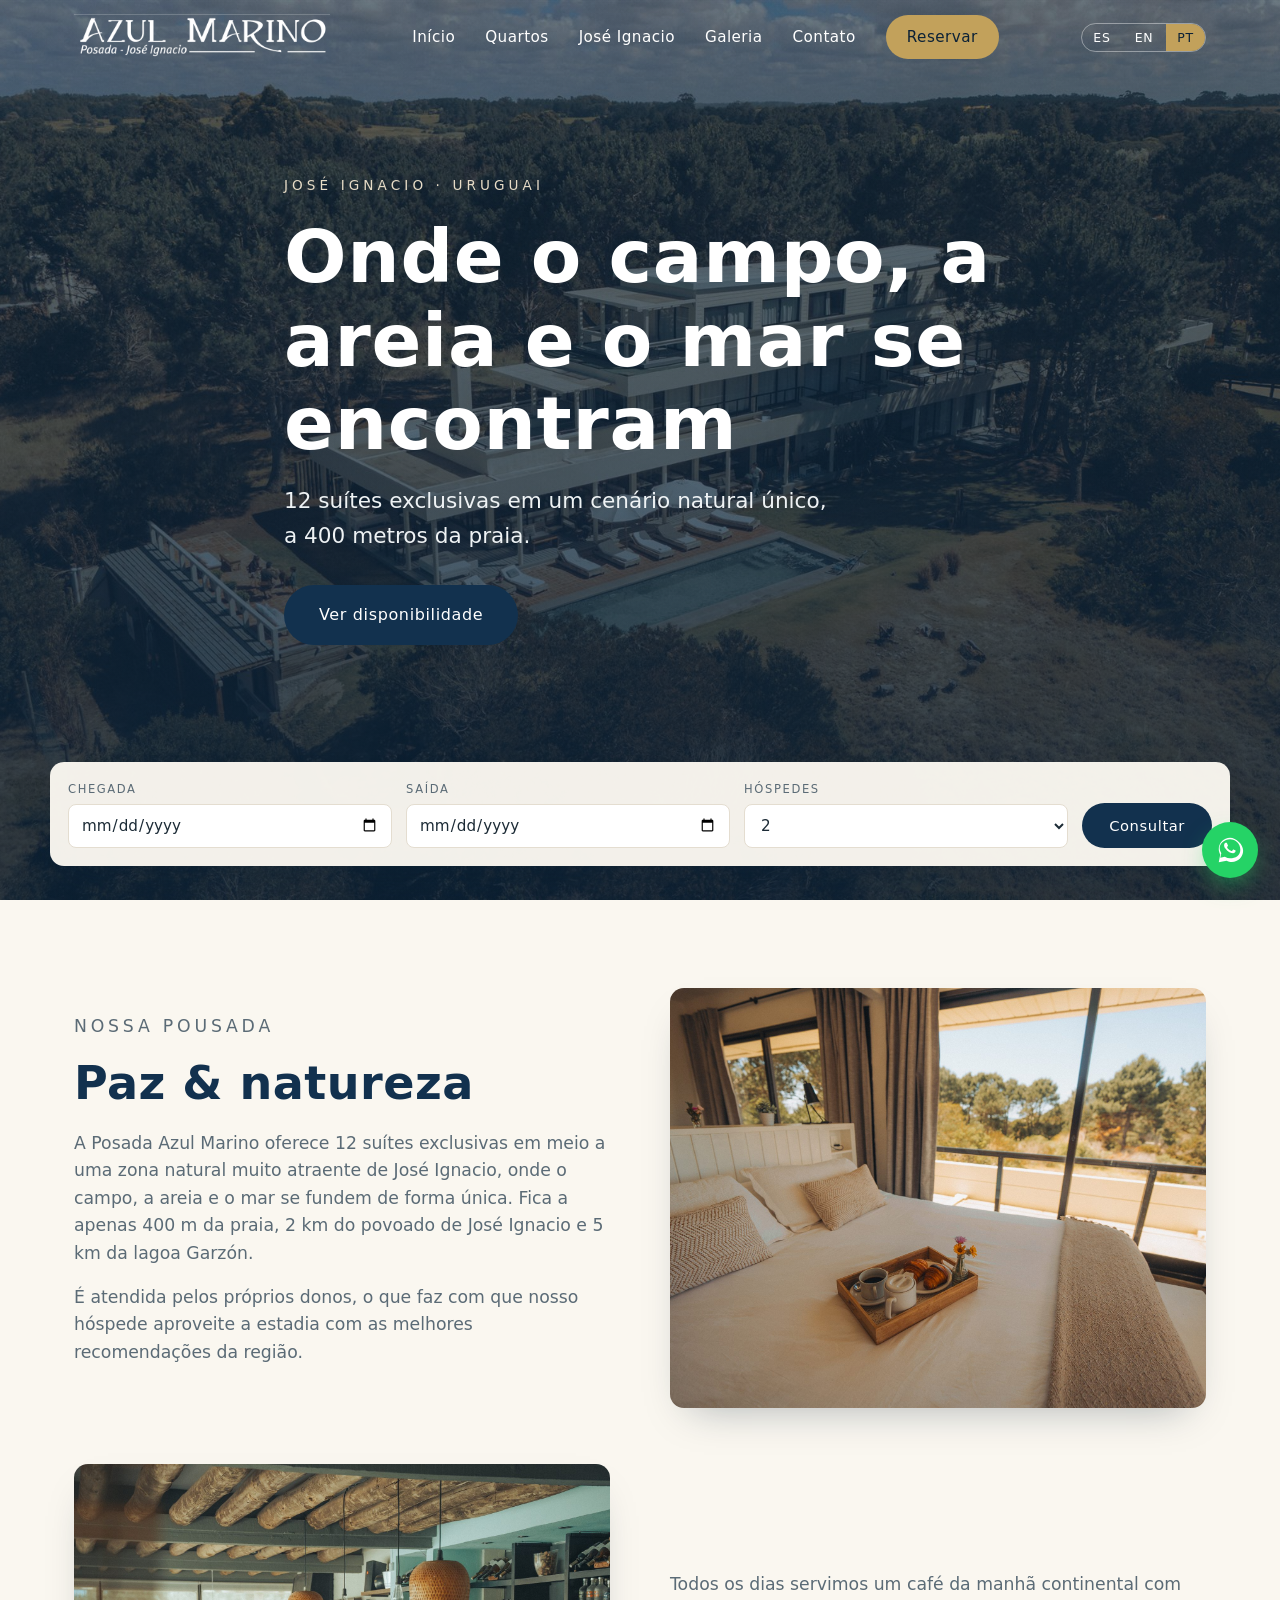
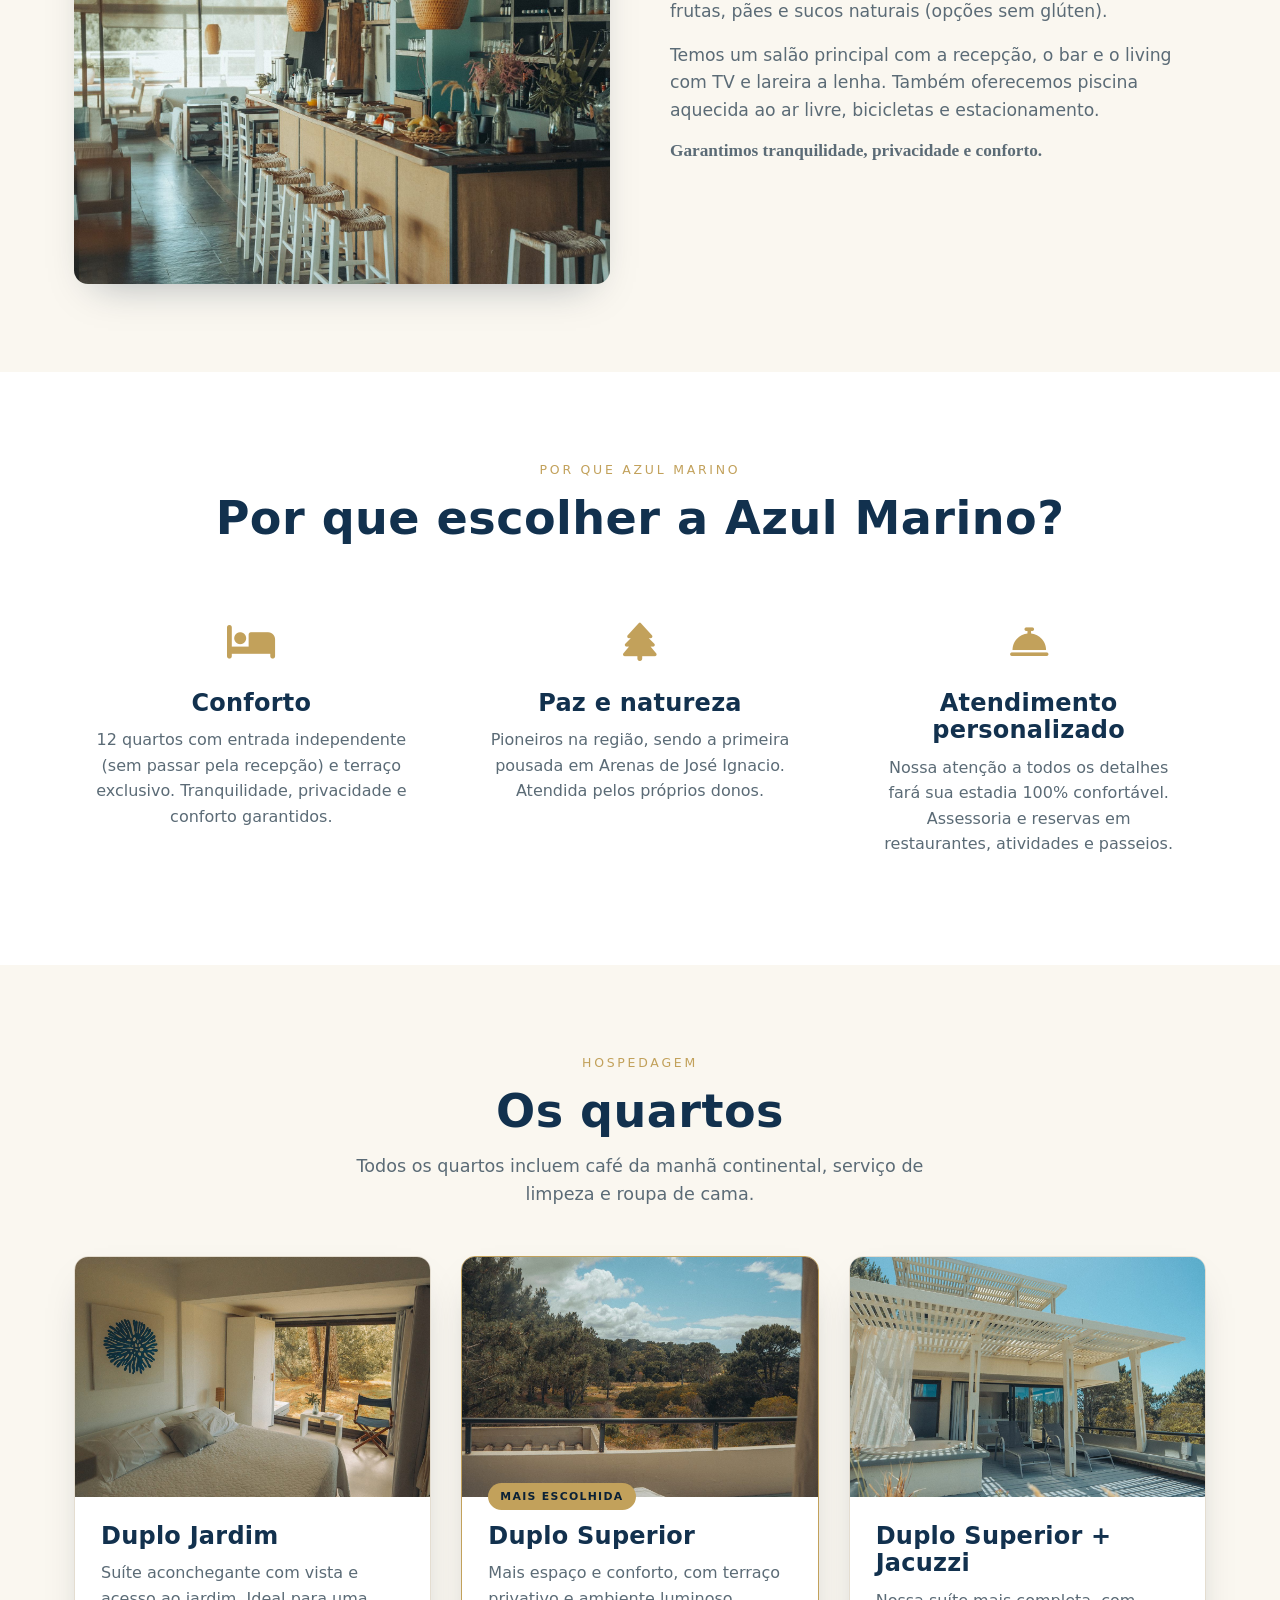
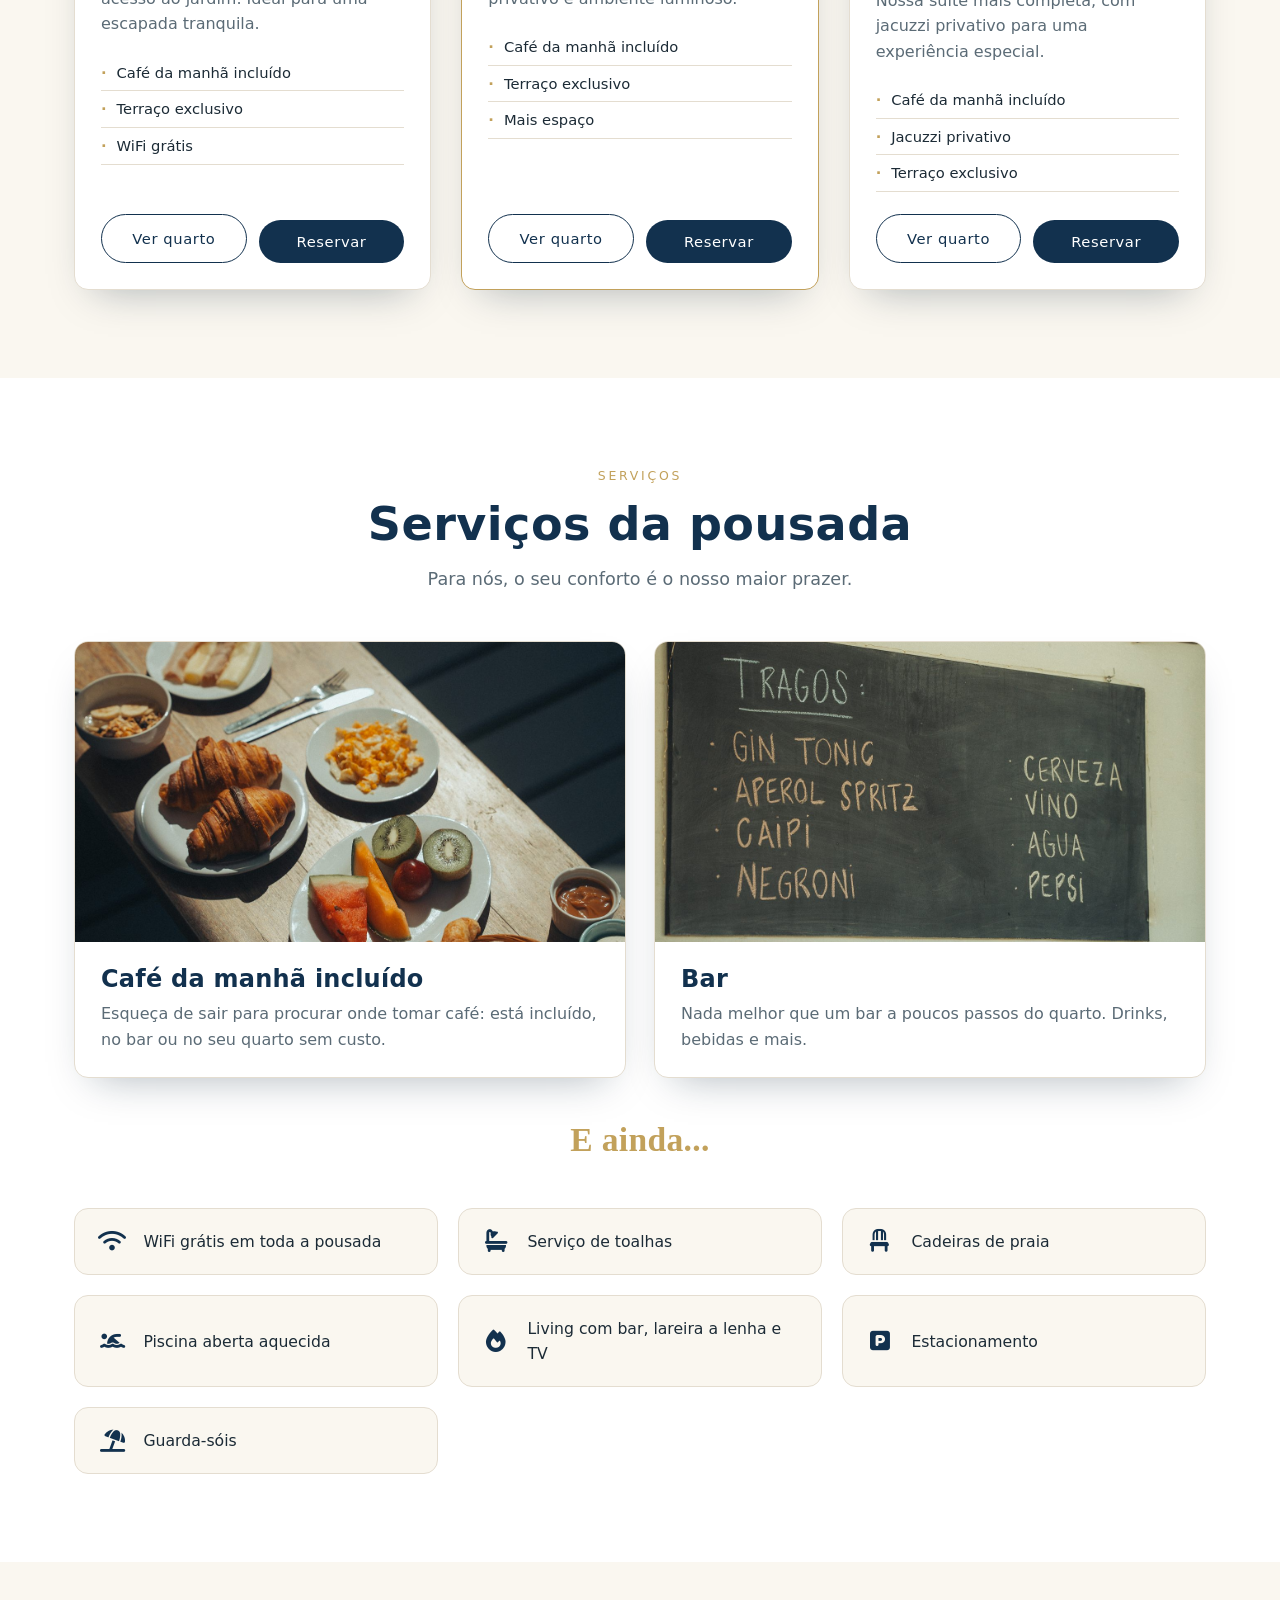
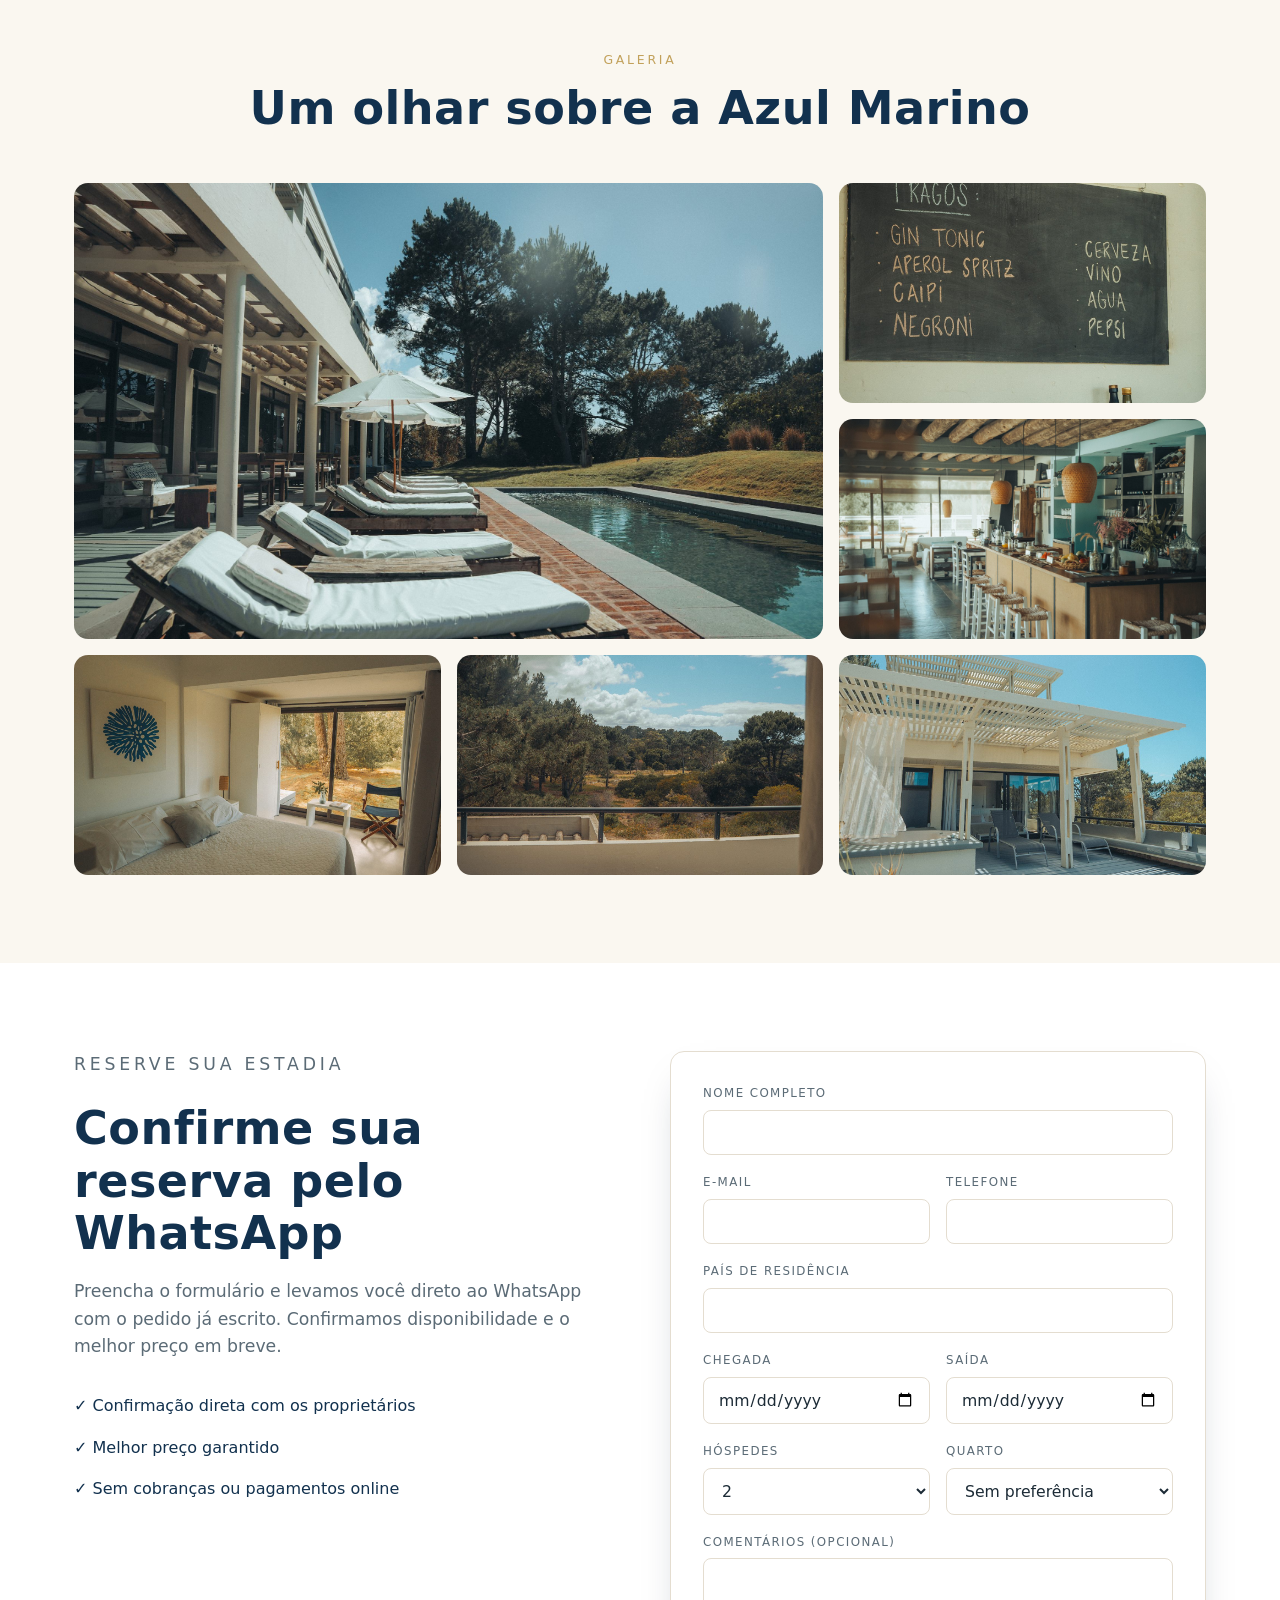
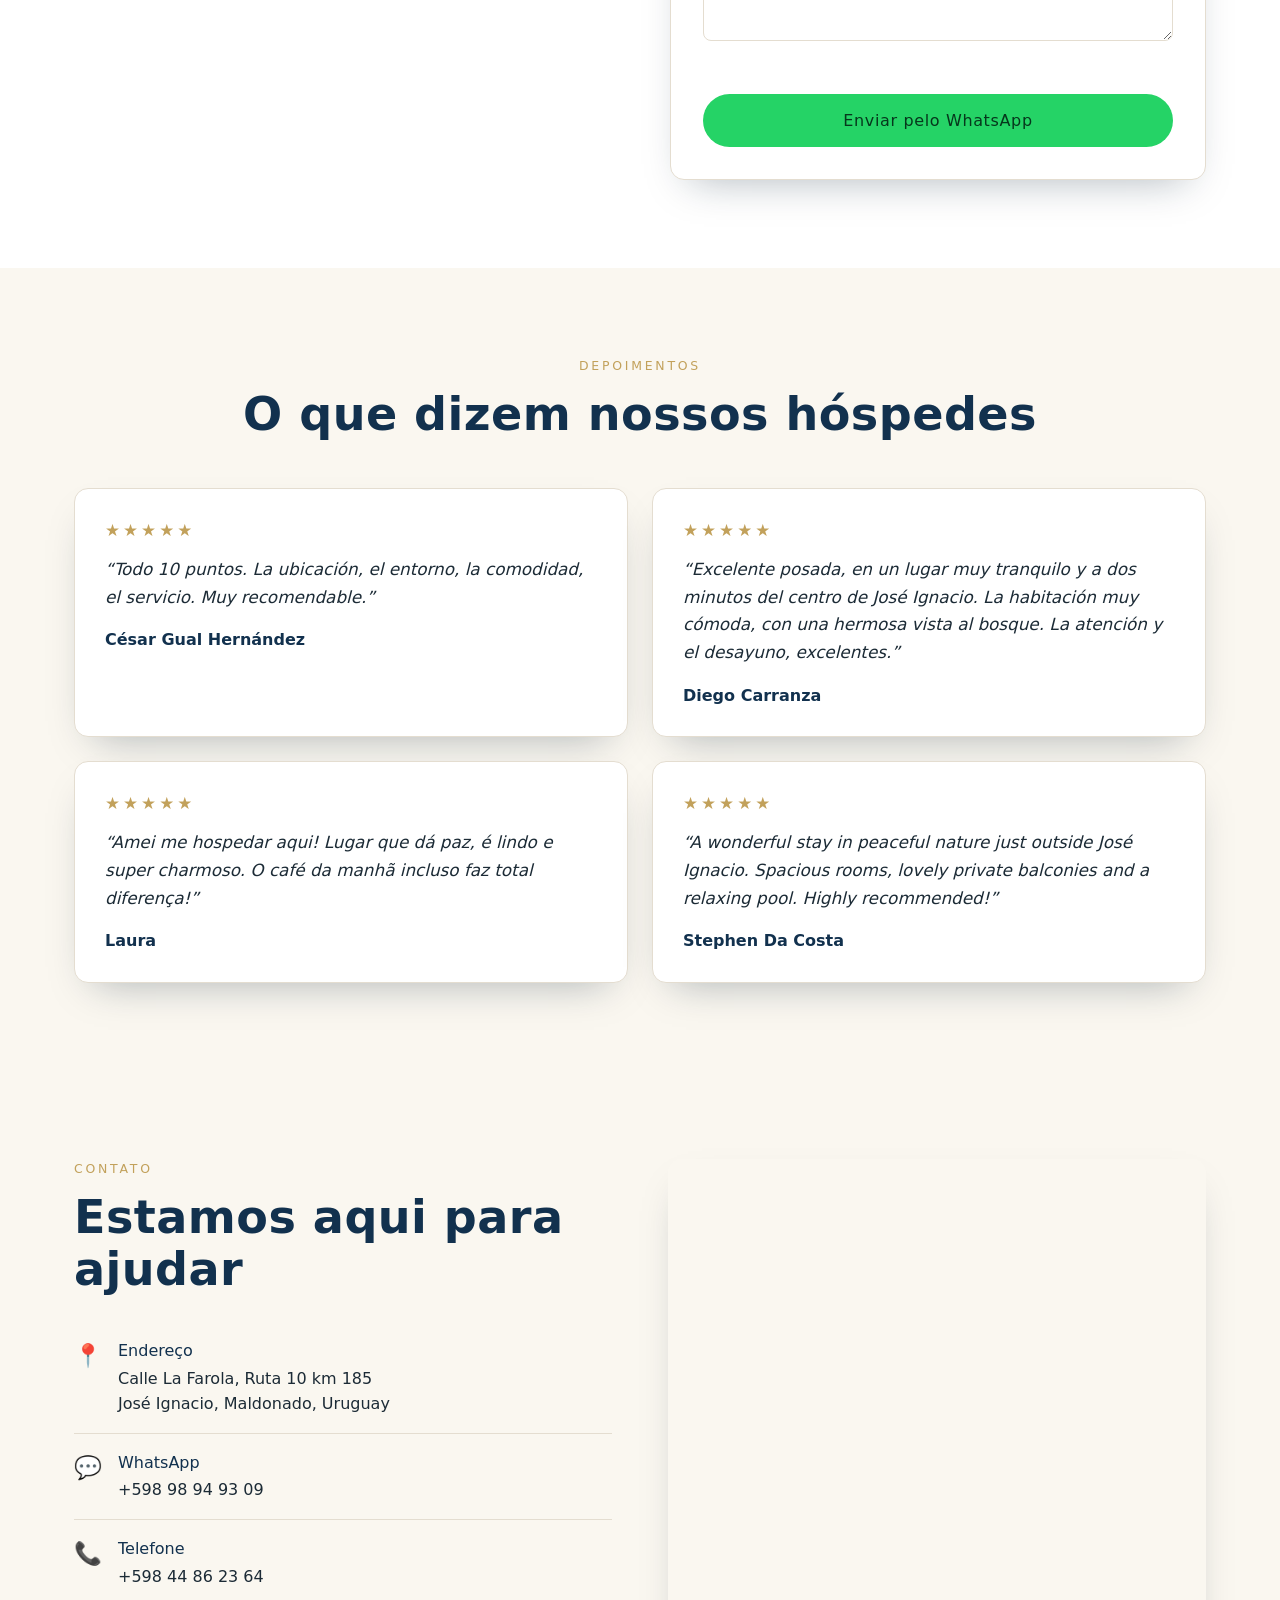
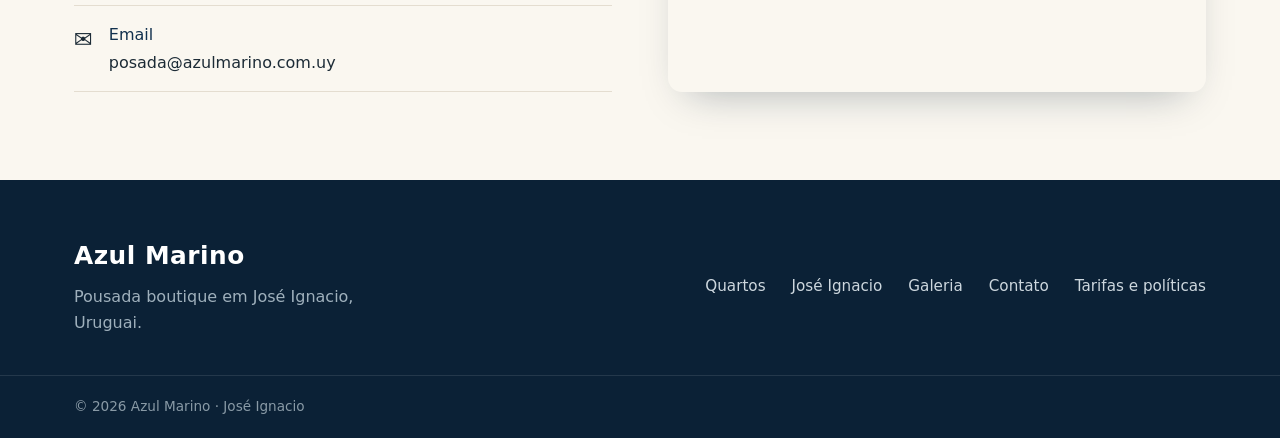
<file: pt/index.html>
<!DOCTYPE html>
<html lang="pt">
<head>
  <meta charset="UTF-8" />
  <meta name="viewport" content="width=device-width, initial-scale=1.0" />
  <meta name="referrer" content="strict-origin-when-cross-origin" />
  <meta http-equiv="Content-Security-Policy" content="default-src 'self'; script-src 'self'; style-src 'self' 'unsafe-inline' https://fonts.googleapis.com https://cdnjs.cloudflare.com; font-src https://fonts.gstatic.com https://cdnjs.cloudflare.com; img-src 'self' data:; connect-src 'self' https://docs.google.com https://*.googleusercontent.com; frame-src https://www.google.com https://maps.google.com; base-uri 'self'; form-action 'self'; object-src 'none'" />
  <title>Azul Marino · Pousada Boutique · José Ignacio, Uruguai</title>
  <meta name="description" content="Azul Marino, pousada boutique em José Ignacio. 12 suítes exclusivas onde o campo, a areia e o mar se encontram. A 400 m da praia." />
  <link rel="icon" href="../favicon.svg" type="image/svg+xml" />
  <link rel="canonical" href="https://azulmarino.com.uy/pt/" />
  <link rel="alternate" hreflang="es" href="https://azulmarino.com.uy/" />
  <link rel="alternate" hreflang="en" href="https://azulmarino.com.uy/en/" />
  <link rel="alternate" hreflang="pt" href="https://azulmarino.com.uy/pt/" />
  <link rel="alternate" hreflang="x-default" href="https://azulmarino.com.uy/" />
  <meta property="og:type" content="website" />
  <meta property="og:site_name" content="Azul Marino" />
  <meta property="og:title" content="Azul Marino · Pousada Boutique · José Ignacio, Uruguai" />
  <meta property="og:description" content="Azul Marino, pousada boutique em José Ignacio. 12 suítes exclusivas onde o campo, a areia e o mar se encontram. A 400 m da praia." />
  <meta property="og:image" content="https://azulmarino.com.uy/assets/hero.jpg" />
  <meta property="og:locale" content="pt_BR" />
  <meta name="twitter:card" content="summary_large_image" />

  <!-- Tipografías -->
  <link rel="preconnect" href="https://fonts.googleapis.com" />
  <link rel="preconnect" href="https://fonts.gstatic.com" crossorigin />
  <link href="https://fonts.googleapis.com/css2?family=Caveat:wght@600&family=Montserrat:wght@300;400;500;600;700&display=swap" rel="stylesheet" />
  <link rel="stylesheet" href="https://cdnjs.cloudflare.com/ajax/libs/font-awesome/6.5.1/css/all.min.css" crossorigin="anonymous" referrerpolicy="no-referrer" />

  <link rel="stylesheet" href="../styles.css" />
</head>
<body>

  <!-- ============ HEADER / NAVEGACIÓN ============ -->
  <header class="site-header" id="header">
    <div class="container header-inner">
      <a href="#inicio" class="logo">
        <img src="../assets/logo.png" alt="Azul Marino · Posada José Ignacio" class="logo-img" />
        <span class="logo-text">
          <span class="logo-mark">Azul Marino</span>
          <span class="logo-sub" data-i18n="logo_sub">Pousada · José Ignacio</span>
        </span>
      </a>

      <nav class="main-nav" id="mainNav">
        <a href="#inicio" data-i18n="nav_home">Início</a>
        <a href="#habitaciones" data-i18n="nav_rooms">Quartos</a>
        <a href="jose-ignacio.html" data-i18n="nav_jose">José Ignacio</a>
        <a href="#galeria" data-i18n="nav_gallery">Galeria</a>
        <a href="#contacto" data-i18n="nav_contact">Contato</a>
        <a href="#reservar" class="btn btn-nav" data-i18n="nav_book">Reservar</a>
      </nav>

      <div class="header-right">
        <div class="lang-switch" role="group" aria-label="Idioma">
          <button data-lang="es" class="active">ES</button>
          <button data-lang="en">EN</button>
          <button data-lang="pt">PT</button>
        </div>
        <button class="menu-toggle" id="menuToggle" aria-label="Menú">
          <span></span><span></span><span></span>
        </button>
      </div>
    </div>
  </header>

  <!-- ============ HERO ============ -->
  <section class="hero" id="inicio">
    <div class="hero-media ph" data-ph="Foto principal / panorámica de la posada">
      <!-- Para poner tu foto: reemplazá el fondo de .hero-media en styles.css
           por  background-image: url('assets/hero.jpg');  y quitá la clase "ph" de arriba -->
    </div>
    <div class="hero-overlay"></div>
    <div class="container hero-content">
      <p class="hero-eyebrow" data-i18n="hero_eyebrow">José Ignacio · Uruguai</p>
      <h1 class="hero-title" data-i18n="hero_title">Onde o campo, a areia e o mar se encontram</h1>
      <p class="hero-text" data-i18n="hero_text">12 suítes exclusivas em um cenário natural único, a 400 metros da praia.</p>
      <a href="#reservar" class="btn btn-primary btn-lg" data-i18n="hero_cta">Ver disponibilidade</a>
    </div>

    <!-- Barra de reserva rápida -->
    <div class="quickbook container">
      <div class="qb-field">
        <label data-i18n="qb_checkin">Chegada</label>
        <input type="date" id="qbCheckin" />
      </div>
      <div class="qb-field">
        <label data-i18n="qb_checkout">Saída</label>
        <input type="date" id="qbCheckout" />
      </div>
      <div class="qb-field">
        <label data-i18n="qb_guests">Hóspedes</label>
        <select id="qbGuests">
          <option value="1">1</option>
          <option value="2" selected>2</option>
          <option value="3">3</option>
          <option value="4">4</option>
        </select>
      </div>
      <button class="btn btn-primary" id="qbSubmit" data-i18n="qb_submit">Consultar</button>
    </div>
  </section>

  <!-- ============ INTRO / SOBRE LA POSADA ============ -->
  <section class="intro section" id="posada">
    <div class="container intro-grid">
      <div class="intro-text">
        <p class="eyebrow" data-i18n="intro_eyebrow">Nossa pousada</p>
        <h2 data-i18n="intro_title">Paz &amp; natureza</h2>
        <p data-i18n="intro_p1">A Posada Azul Marino oferece 12 suítes exclusivas em meio a uma zona natural muito atraente de José Ignacio, onde o campo, a areia e o mar se fundem de forma única. Fica a apenas 400 m da praia, 2 km do povoado de José Ignacio e 5 km da lagoa Garzón.</p>
        <p data-i18n="intro_p2">É atendida pelos próprios donos, o que faz com que nosso hóspede aproveite a estadia com as melhores recomendações da região.</p>
      </div>
      <div class="intro-media ph" data-ph="Foto ambiente / exterior"></div>
    </div>

    <div class="container intro-grid intro-grid-2">
      <div class="intro-media ph ph-gal3" data-ph="Foto salón"></div>
      <div class="intro-text">
        <p data-i18n="about2_p1">Todos os dias servimos um café da manhã continental com frutas, pães e sucos naturais (opções sem glúten).</p>
        <p data-i18n="about2_p2">Temos um salão principal com a recepção, o bar e o living com TV e lareira a lenha. Também oferecemos piscina aquecida ao ar livre, bicicletas e estacionamento.</p>
        <p class="accent-script" data-i18n="about2_highlight">Garantimos tranquilidade, privacidade e conforto.</p>
      </div>
    </div>
  </section>

  <!-- ============ POR QUÉ ELEGIRNOS ============ -->
  <section class="reasons section alt">
    <div class="container">
      <p class="eyebrow center" data-i18n="reasons_eyebrow">Por que Azul Marino</p>
      <h2 class="center" data-i18n="reasons_title">Por que escolher a Azul Marino?</h2>
      <div class="reasons-grid">
        <div class="reason">
          <div class="reason-icon"><i class="fa-solid fa-bed"></i></div>
          <h3 data-i18n="reason1_t">Conforto</h3>
          <p data-i18n="reason1_p">12 quartos com entrada independente (sem passar pela recepção) e terraço exclusivo. Tranquilidade, privacidade e conforto garantidos.</p>
        </div>
        <div class="reason">
          <div class="reason-icon"><i class="fa-solid fa-tree"></i></div>
          <h3 data-i18n="reason2_t">Paz e natureza</h3>
          <p data-i18n="reason2_p">Pioneiros na região, sendo a primeira pousada em Arenas de José Ignacio. Atendida pelos próprios donos.</p>
        </div>
        <div class="reason">
          <div class="reason-icon"><i class="fa-solid fa-bell-concierge"></i></div>
          <h3 data-i18n="reason3_t">Atendimento personalizado</h3>
          <p data-i18n="reason3_p">Nossa atenção a todos os detalhes fará sua estadia 100% confortável. Assessoria e reservas em restaurantes, atividades e passeios.</p>
        </div>
      </div>
    </div>
  </section>

  <!-- ============ HABITACIONES ============ -->
  <section class="rooms section" id="habitaciones">
    <div class="container">
      <p class="eyebrow center" data-i18n="rooms_eyebrow">Hospedagem</p>
      <h2 class="center" data-i18n="rooms_title">Os quartos</h2>
      <p class="section-lead center" data-i18n="rooms_lead">Todos os quartos incluem café da manhã continental, serviço de limpeza e roupa de cama.</p>

      <div class="rooms-grid">
        <!-- Doble Jardín -->
        <article class="room-card">
          <a href="habitacion.html?room=doble-jardin" class="room-media ph ph-room1" data-ph="Foto: Doble Jardín" aria-label="Doble Jardín"></a>
          <div class="room-body">
            <h3><a href="habitacion.html?room=doble-jardin" data-i18n="room1_t">Duplo Jardim</a></h3>
            <p data-i18n="room1_p">Suíte aconchegante com vista e acesso ao jardim. Ideal para uma escapada tranquila.</p>
            <ul class="room-amenities">
              <li data-i18n="am_breakfast">Café da manhã incluído</li>
              <li data-i18n="am_terrace">Terraço exclusivo</li>
              <li data-i18n="am_wifi">WiFi grátis</li>
            </ul>
            <div class="room-actions">
              <a href="habitacion.html?room=doble-jardin" class="btn btn-outline" data-i18n="room_view">Ver quarto</a>
              <button class="btn btn-primary room-book" data-room="Doble Jardín" data-i18n="room_reserve">Reservar</button>
            </div>
          </div>
        </article>

        <!-- Doble Superior -->
        <article class="room-card featured">
          <a href="habitacion.html?room=doble-superior" class="room-media ph ph-room2" data-ph="Foto: Doble Superior" aria-label="Doble Superior"></a>
          <div class="room-body">
            <span class="room-tag" data-i18n="room_popular">Mais escolhida</span>
            <h3><a href="habitacion.html?room=doble-superior" data-i18n="room2_t">Duplo Superior</a></h3>
            <p data-i18n="room2_p">Mais espaço e conforto, com terraço privativo e ambiente luminoso.</p>
            <ul class="room-amenities">
              <li data-i18n="am_breakfast">Café da manhã incluído</li>
              <li data-i18n="am_terrace">Terraço exclusivo</li>
              <li data-i18n="am_space">Mais espaço</li>
            </ul>
            <div class="room-actions">
              <a href="habitacion.html?room=doble-superior" class="btn btn-outline" data-i18n="room_view">Ver quarto</a>
              <button class="btn btn-primary room-book" data-room="Doble Superior" data-i18n="room_reserve">Reservar</button>
            </div>
          </div>
        </article>

        <!-- Doble Superior + Jacuzzi -->
        <article class="room-card">
          <a href="habitacion.html?room=doble-superior-jacuzzi" class="room-media ph ph-room3" data-ph="Foto: Doble Superior + Jacuzzi" aria-label="Doble Superior + Jacuzzi"></a>
          <div class="room-body">
            <h3><a href="habitacion.html?room=doble-superior-jacuzzi" data-i18n="room3_t">Duplo Superior + Jacuzzi</a></h3>
            <p data-i18n="room3_p">Nossa suíte mais completa, com jacuzzi privativo para uma experiência especial.</p>
            <ul class="room-amenities">
              <li data-i18n="am_breakfast">Café da manhã incluído</li>
              <li data-i18n="am_jacuzzi">Jacuzzi privativo</li>
              <li data-i18n="am_terrace">Terraço exclusivo</li>
            </ul>
            <div class="room-actions">
              <a href="habitacion.html?room=doble-superior-jacuzzi" class="btn btn-outline" data-i18n="room_view">Ver quarto</a>
              <button class="btn btn-primary room-book" data-room="Doble Superior + Jacuzzi" data-i18n="room_reserve">Reservar</button>
            </div>
          </div>
        </article>
      </div>
    </div>
  </section>

  <!-- ============ SERVICIOS ============ -->
  <section class="services section alt" id="servicios">
    <div class="container">
      <p class="eyebrow center" data-i18n="services_eyebrow">Serviços</p>
      <h2 class="center" data-i18n="services_title">Serviços da pousada</h2>
      <p class="section-lead center" data-i18n="services_lead">Para nós, o seu conforto é o nosso maior prazer.</p>

      <div class="services-featured">
        <article class="feat-card">
          <div class="feat-media ph ph-desayuno" data-ph="Foto desayuno"></div>
          <div class="feat-body">
            <h3 data-i18n="srv_feat_breakfast_t">Café da manhã incluído</h3>
            <p data-i18n="srv_feat_breakfast_p">Esqueça de sair para procurar onde tomar café: está incluído, no bar ou no seu quarto sem custo.</p>
          </div>
        </article>
        <article class="feat-card">
          <div class="feat-media ph ph-gal2" data-ph="Foto bar"></div>
          <div class="feat-body">
            <h3 data-i18n="srv_feat_bar_t">Bar</h3>
            <p data-i18n="srv_feat_bar_p">Nada melhor que um bar a poucos passos do quarto. Drinks, bebidas e mais.</p>
          </div>
        </article>
      </div>

      <h3 class="services-plus accent-script center" data-i18n="services_plus">E ainda...</h3>
      <div class="services-grid">
        <div class="service"><span class="service-ic"><i class="fa-solid fa-wifi"></i></span><span data-i18n="srv_wifi">WiFi grátis em toda a pousada</span></div>
        <div class="service"><span class="service-ic"><i class="fa-solid fa-bath"></i></span><span data-i18n="srv_towels">Serviço de toalhas</span></div>
        <div class="service"><span class="service-ic"><i class="fa-solid fa-chair"></i></span><span data-i18n="srv_chairs">Cadeiras de praia</span></div>
        <div class="service"><span class="service-ic"><i class="fa-solid fa-person-swimming"></i></span><span data-i18n="srv_pool">Piscina aberta aquecida</span></div>
        <div class="service"><span class="service-ic"><i class="fa-solid fa-fire"></i></span><span data-i18n="srv_lounge">Living com bar, lareira a lenha e TV</span></div>
        <div class="service"><span class="service-ic"><i class="fa-solid fa-square-parking"></i></span><span data-i18n="srv_parking">Estacionamento</span></div>
        <div class="service"><span class="service-ic"><i class="fa-solid fa-umbrella-beach"></i></span><span data-i18n="srv_umbrellas">Guarda-sóis</span></div>
      </div>
    </div>
  </section>

  <!-- ============ GALERÍA ============ -->
  <section class="gallery section" id="galeria">
    <div class="container">
      <p class="eyebrow center" data-i18n="gallery_eyebrow">Galeria</p>
      <h2 class="center" data-i18n="gallery_title">Um olhar sobre a Azul Marino</h2>
      <div class="gallery-grid">
        <div class="gal-item ph ph-gal1" data-ph="Foto 1"></div>
        <div class="gal-item ph ph-gal2" data-ph="Foto 2"></div>
        <div class="gal-item ph ph-gal3" data-ph="Foto 3"></div>
        <div class="gal-item ph ph-gal4" data-ph="Foto 4"></div>
        <div class="gal-item ph ph-gal5" data-ph="Foto 5"></div>
        <div class="gal-item ph ph-gal6" data-ph="Foto 6"></div>
      </div>
    </div>
  </section>

  <!-- ============ RESERVAR ============ -->
  <section class="book section alt" id="reservar">
    <div class="container book-grid">
      <div class="book-intro">
        <p class="eyebrow" data-i18n="book_eyebrow">Reserve sua estadia</p>
        <h2 data-i18n="book_title">Confirme sua reserva pelo WhatsApp</h2>
        <p data-i18n="book_text">Preencha o formulário e levamos você direto ao WhatsApp com o pedido já escrito. Confirmamos disponibilidade e o melhor preço em breve.</p>
        <ul class="book-points">
          <li data-i18n="book_p1">✓ Confirmação direta com os proprietários</li>
          <li data-i18n="book_p2">✓ Melhor preço garantido</li>
          <li data-i18n="book_p3">✓ Sem cobranças ou pagamentos online</li>
        </ul>
      </div>

      <form class="book-form" id="bookForm">
        <div class="field">
          <label for="bfName" data-i18n="f_name">Nome completo</label>
          <input type="text" id="bfName" required />
        </div>
        <div class="field-row">
          <div class="field">
            <label for="bfEmail" data-i18n="f_email">E-mail</label>
            <input type="email" id="bfEmail" required pattern="[^@\s]+@[^@\s]+\.[^@\s]+" data-i18n-title="email_title" title="Insira um e-mail válido, por exemplo nome@dominio.com" />
          </div>
          <div class="field">
            <label for="bfPhone" data-i18n="f_phone">Telefone</label>
            <input type="tel" id="bfPhone" required />
          </div>
        </div>
        <div class="field">
          <label for="bfCountry" data-i18n="f_country">País de residência</label>
          <input type="text" id="bfCountry" required />
        </div>
        <div class="field-row">
          <div class="field">
            <label for="bfCheckin" data-i18n="qb_checkin">Chegada</label>
            <input type="date" id="bfCheckin" required />
          </div>
          <div class="field">
            <label for="bfCheckout" data-i18n="qb_checkout">Saída</label>
            <input type="date" id="bfCheckout" required />
          </div>
        </div>
        <div class="field-row">
          <div class="field">
            <label for="bfGuests" data-i18n="qb_guests">Hóspedes</label>
            <select id="bfGuests">
              <option value="1">1</option>
              <option value="2" selected>2</option>
              <option value="3">3</option>
              <option value="4">4</option>
            </select>
          </div>
          <div class="field">
            <label for="bfRoom" data-i18n="f_room">Quarto</label>
            <select id="bfRoom">
              <option data-i18n="f_room_any" value="Sin preferencia">Sem preferência</option>
              <option value="Doble Jardín">Doble Jardín</option>
              <option value="Doble Superior">Doble Superior</option>
              <option value="Doble Superior + Jacuzzi">Doble Superior + Jacuzzi</option>
            </select>
          </div>
        </div>
        <div class="field">
          <label for="bfMsg" data-i18n="f_msg">Comentários (opcional)</label>
          <textarea id="bfMsg" rows="3"></textarea>
        </div>
        <p class="book-price" id="bfPrice"></p>
        <button type="submit" class="btn btn-whatsapp btn-lg btn-block">
          <span data-i18n="f_submit">Enviar pelo WhatsApp</span>
        </button>
      </form>
    </div>
  </section>

  <!-- ============ TESTIMONIOS ============ -->
  <section class="testimonials section" id="testimonios">
    <div class="container">
      <p class="eyebrow center" data-i18n="testi_eyebrow">Depoimentos</p>
      <h2 class="center" data-i18n="testi_title">O que dizem nossos hóspedes</h2>
      <div class="testi-grid">
        <figure class="testi-card">
          <div class="testi-stars">★★★★★</div>
          <blockquote class="testi-text">Todo 10 puntos. La ubicación, el entorno, la comodidad, el servicio. Muy recomendable.</blockquote>
          <figcaption class="testi-author">César Gual Hernández</figcaption>
        </figure>
        <figure class="testi-card">
          <div class="testi-stars">★★★★★</div>
          <blockquote class="testi-text">Excelente posada, en un lugar muy tranquilo y a dos minutos del centro de José Ignacio. La habitación muy cómoda, con una hermosa vista al bosque. La atención y el desayuno, excelentes.</blockquote>
          <figcaption class="testi-author">Diego Carranza</figcaption>
        </figure>
        <figure class="testi-card">
          <div class="testi-stars">★★★★★</div>
          <blockquote class="testi-text">Amei me hospedar aqui! Lugar que dá paz, é lindo e super charmoso. O café da manhã incluso faz total diferença!</blockquote>
          <figcaption class="testi-author">Laura</figcaption>
        </figure>
        <figure class="testi-card">
          <div class="testi-stars">★★★★★</div>
          <blockquote class="testi-text">A wonderful stay in peaceful nature just outside José Ignacio. Spacious rooms, lovely private balconies and a relaxing pool. Highly recommended!</blockquote>
          <figcaption class="testi-author">Stephen Da Costa</figcaption>
        </figure>
      </div>
    </div>
  </section>

  <!-- ============ CONTACTO / UBICACIÓN ============ -->
  <section class="contact section" id="contacto">
    <div class="container contact-grid">
      <div class="contact-info">
        <p class="eyebrow" data-i18n="contact_eyebrow">Contato</p>
        <h2 data-i18n="contact_title">Estamos aqui para ajudar</h2>
        <ul class="contact-list">
          <li>
            <span class="c-ic">📍</span>
            <div>
              <strong data-i18n="contact_addr_t">Endereço</strong>
              <span>Calle La Farola, Ruta 10 km 185<br />José Ignacio, Maldonado, Uruguay</span>
            </div>
          </li>
          <li>
            <span class="c-ic">💬</span>
            <div>
              <strong>WhatsApp</strong>
              <a href="https://wa.me/59898949309" target="_blank" rel="noopener">+598 98 94 93 09</a>
            </div>
          </li>
          <li>
            <span class="c-ic">📞</span>
            <div>
              <strong data-i18n="contact_phone_t">Telefone</strong>
              <a href="tel:+59844862364">+598 44 86 23 64</a>
            </div>
          </li>
          <li>
            <span class="c-ic">✉️</span>
            <div>
              <strong>Email</strong>
              <a href="mailto:posada@azulmarino.com.uy">posada@azulmarino.com.uy</a>
            </div>
          </li>
        </ul>
      </div>
      <div class="contact-map">
        <iframe
          title="Mapa Azul Marino"
          src="https://www.google.com/maps?q=Posada+Azul+Marino,+Jos%C3%A9+Ignacio,+Uruguay&output=embed"
          width="100%" height="100%" style="border:0;" allowfullscreen="" loading="lazy"
          referrerpolicy="no-referrer-when-downgrade"></iframe>
      </div>
    </div>
  </section>

  <!-- ============ FOOTER ============ -->
  <footer class="site-footer">
    <div class="container footer-inner">
      <div class="footer-brand">
        <span class="logo-mark">Azul Marino</span>
        <p data-i18n="footer_tag">Pousada boutique em José Ignacio, Uruguai.</p>
      </div>
      <div class="footer-links">
        <a href="#habitaciones" data-i18n="nav_rooms">Quartos</a>
        <a href="jose-ignacio.html" data-i18n="nav_jose">José Ignacio</a>
        <a href="#galeria" data-i18n="nav_gallery">Galeria</a>
        <a href="#contacto" data-i18n="nav_contact">Contato</a>
        <a href="politicas.html" data-i18n="nav_rates">Tarifas e políticas</a>
      </div>
    </div>
    <div class="footer-bottom">
      <div class="container">
        <span>© <span id="year"></span> Azul Marino · José Ignacio</span>
      </div>
    </div>
  </footer>

  <!-- Botón flotante de WhatsApp -->
  <a href="https://wa.me/59898949309" class="whatsapp-float" target="_blank" rel="noopener" aria-label="WhatsApp">
    <svg viewBox="0 0 32 32" width="30" height="30" fill="currentColor"><path d="M16 3C9.4 3 4 8.4 4 15c0 2.1.6 4.1 1.6 5.9L4 29l8.3-1.6c1.7.9 3.7 1.4 5.7 1.4 6.6 0 12-5.4 12-12S22.6 3 16 3zm0 21.8c-1.8 0-3.5-.5-5-1.4l-.4-.2-4.9 1 1-4.8-.2-.4c-1-1.6-1.5-3.4-1.5-5.3C5 9.5 9.9 4.6 16 4.6S27 9.5 27 15.6 22.1 24.8 16 24.8zm6-8.2c-.3-.2-1.9-1-2.2-1.1-.3-.1-.5-.2-.7.2s-.8 1.1-1 1.3c-.2.2-.4.2-.7.1-.3-.2-1.4-.5-2.6-1.6-1-.9-1.6-1.9-1.8-2.3-.2-.3 0-.5.1-.7.1-.1.3-.4.4-.5.1-.2.2-.3.3-.5.1-.2 0-.4 0-.5-.1-.2-.7-1.7-1-2.3-.3-.6-.5-.5-.7-.5h-.6c-.2 0-.5.1-.8.4-.3.3-1 1-1 2.5s1.1 2.9 1.2 3.1c.2.2 2.1 3.2 5.1 4.5.7.3 1.3.5 1.7.6.7.2 1.4.2 1.9.1.6-.1 1.9-.8 2.1-1.5.3-.7.3-1.4.2-1.5-.1-.2-.3-.3-.6-.4z"/></svg>
  </a>

  <script src="../config.js"></script>
  <script src="../script.js"></script>
</body>
</html>
</file>
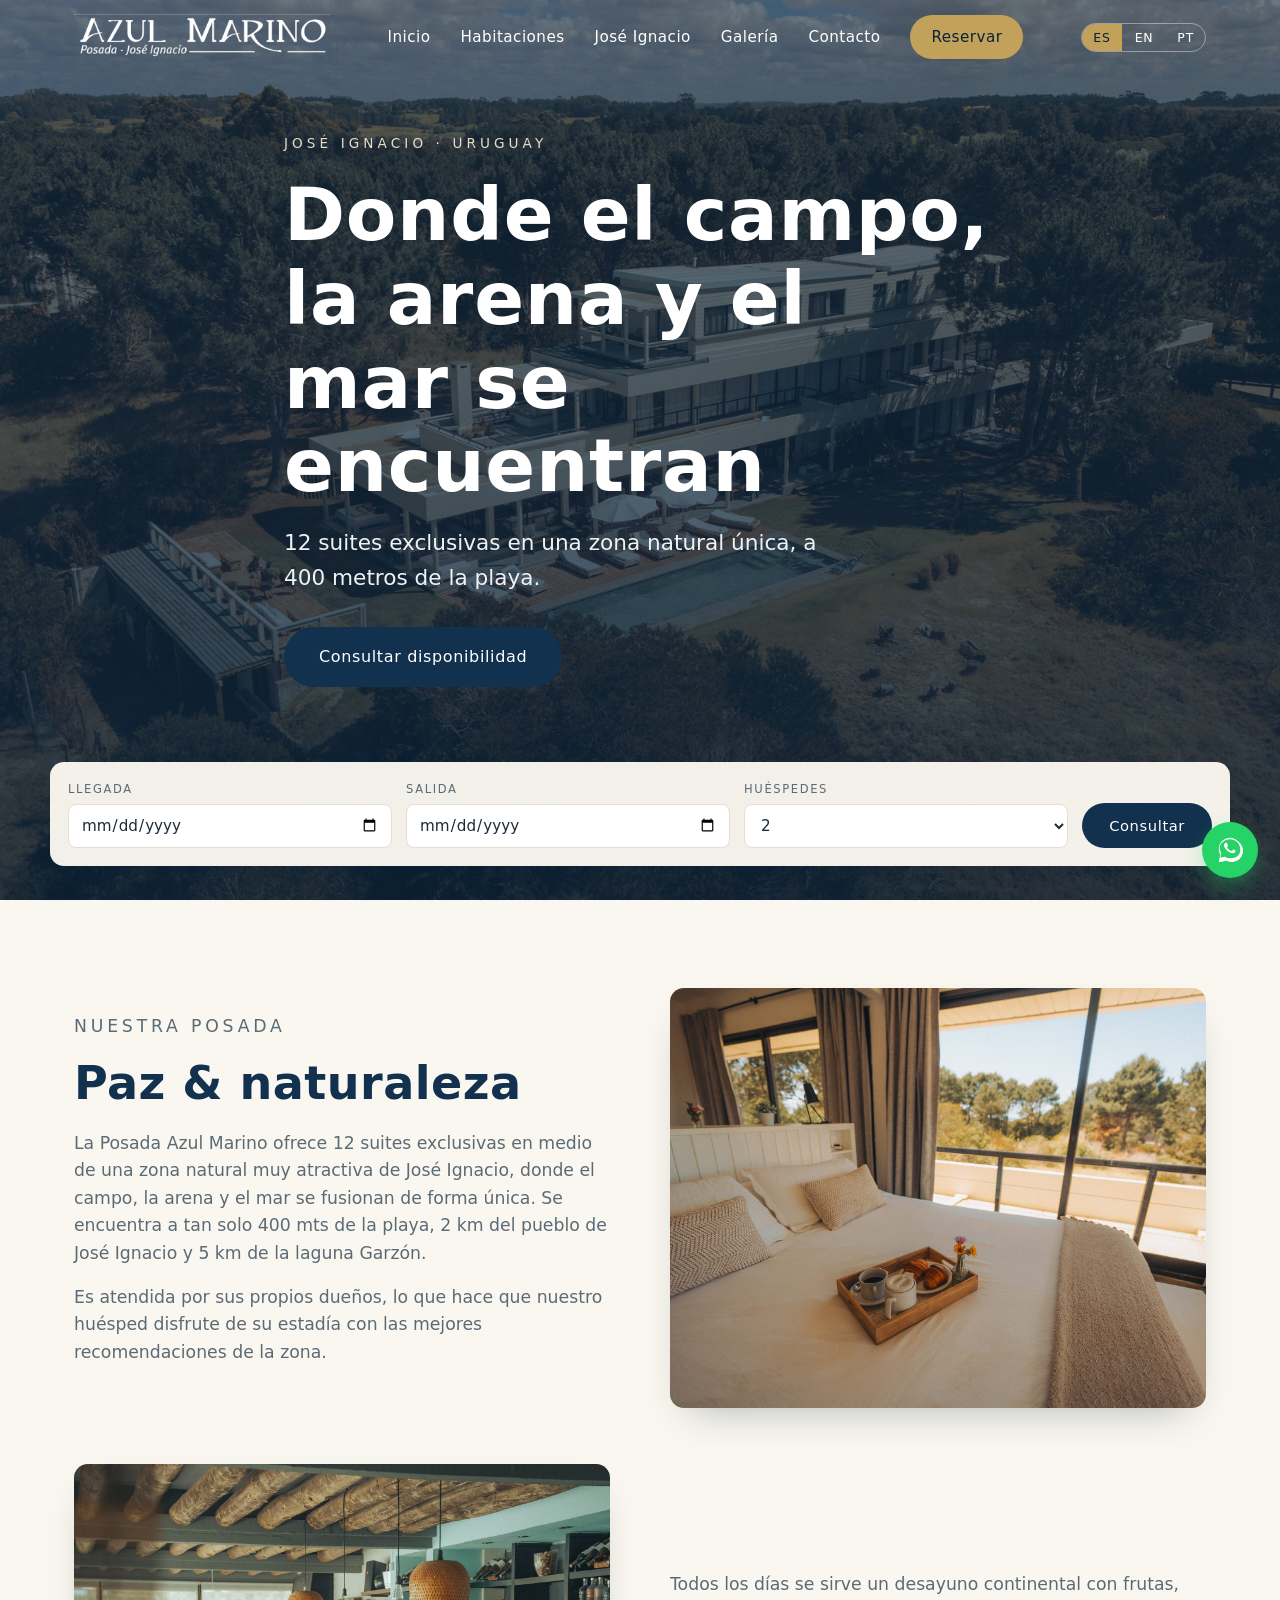
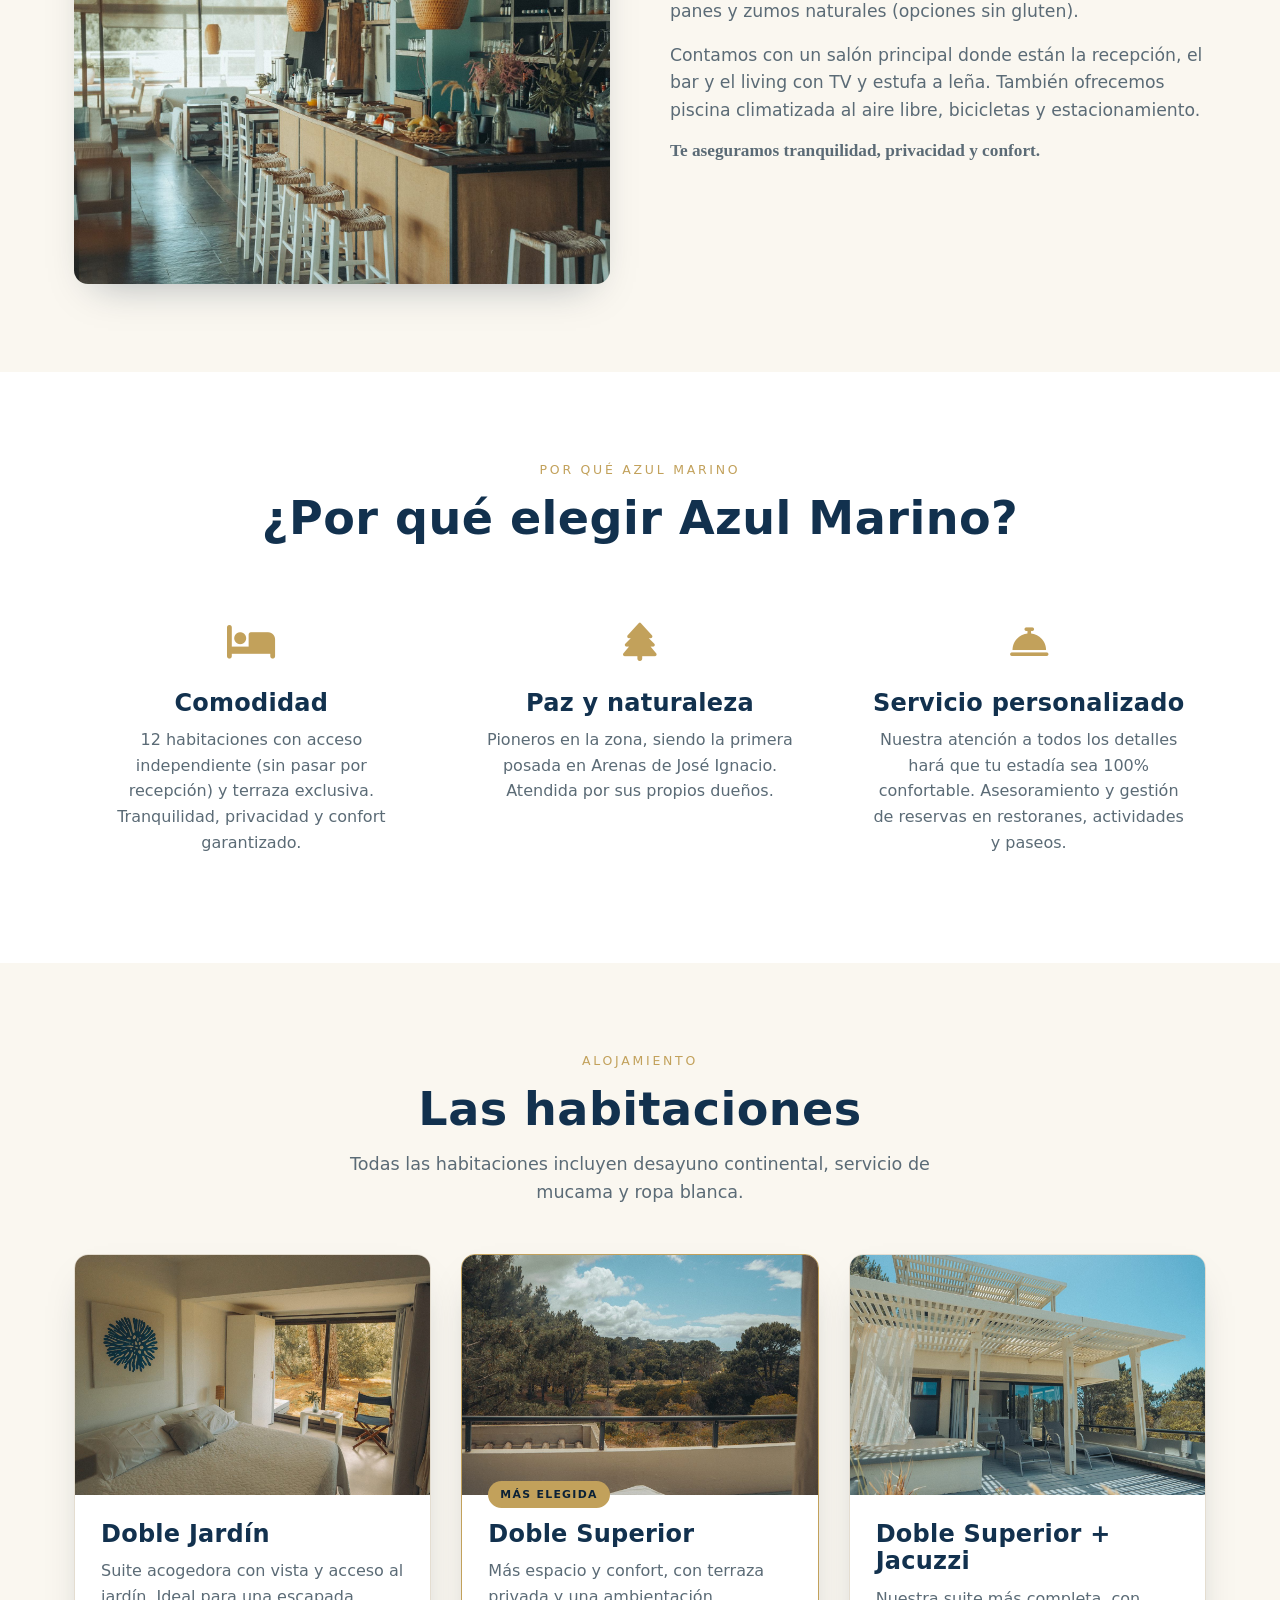
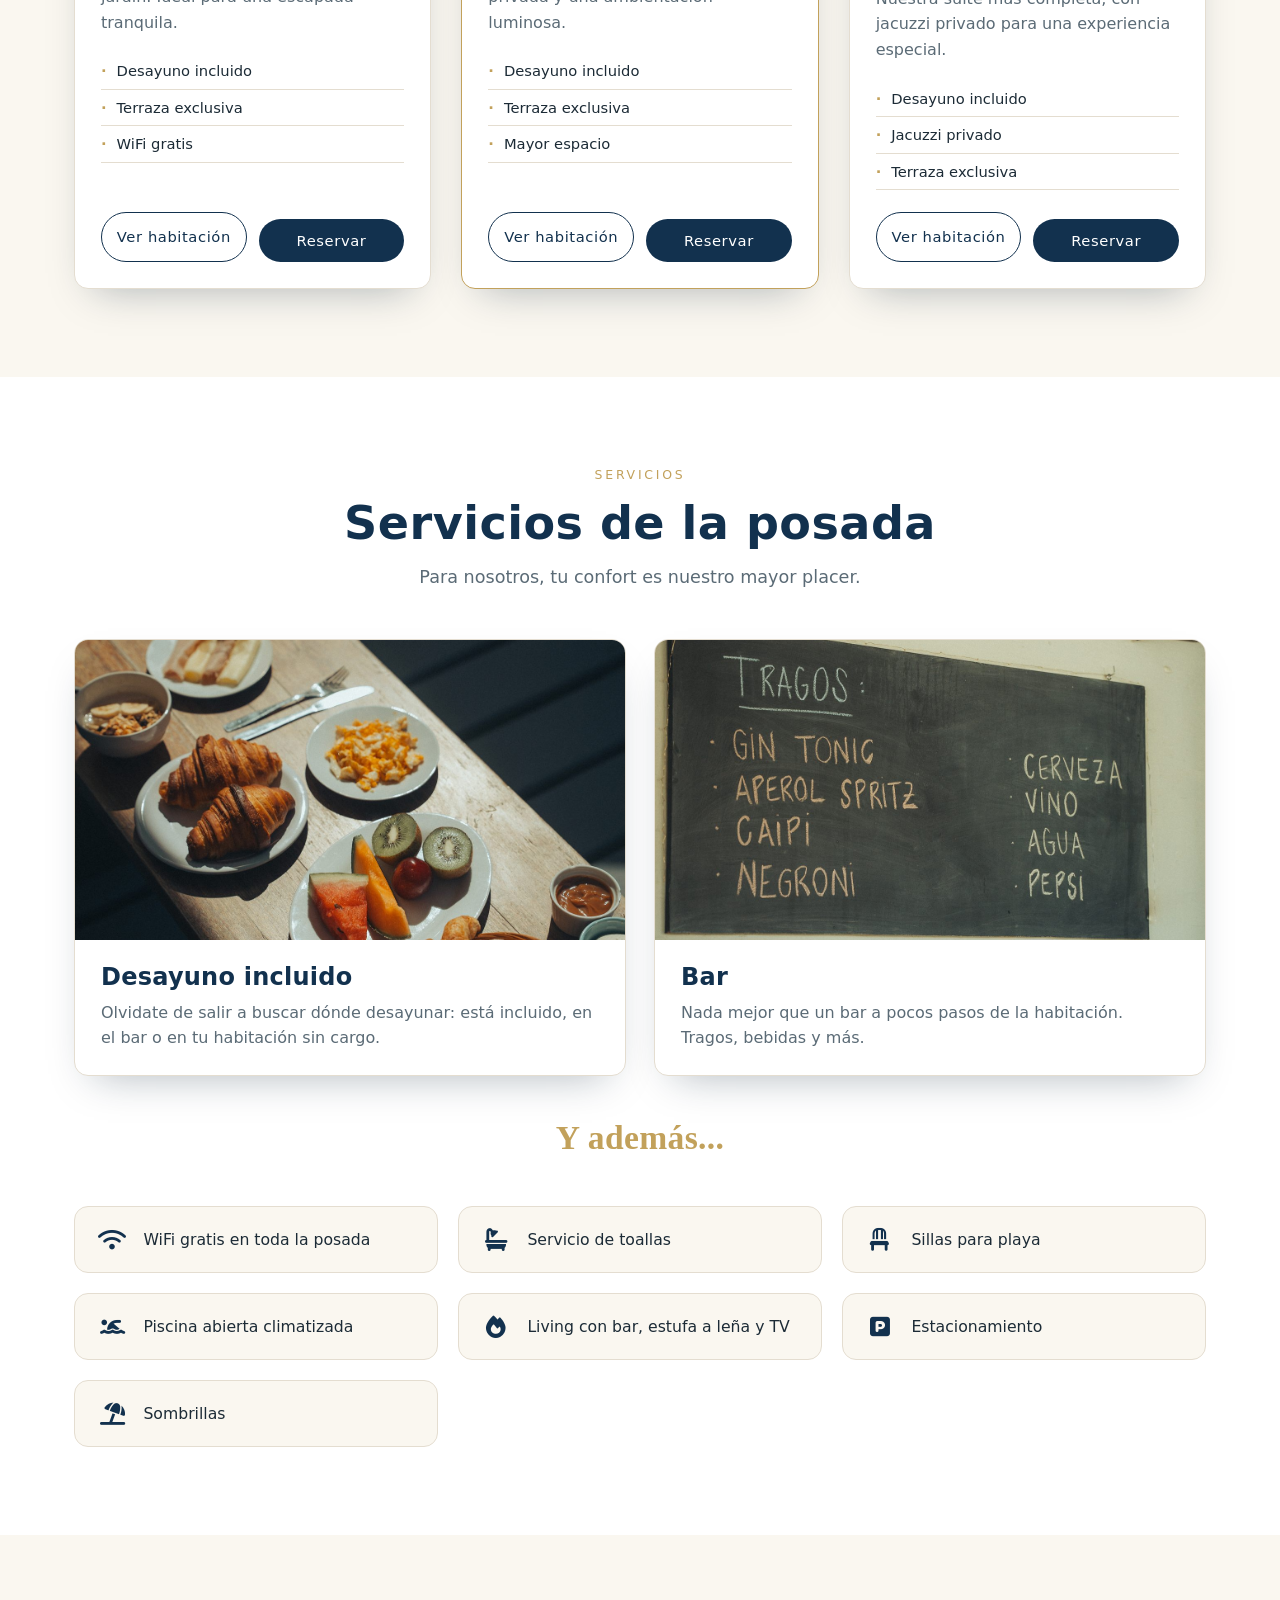
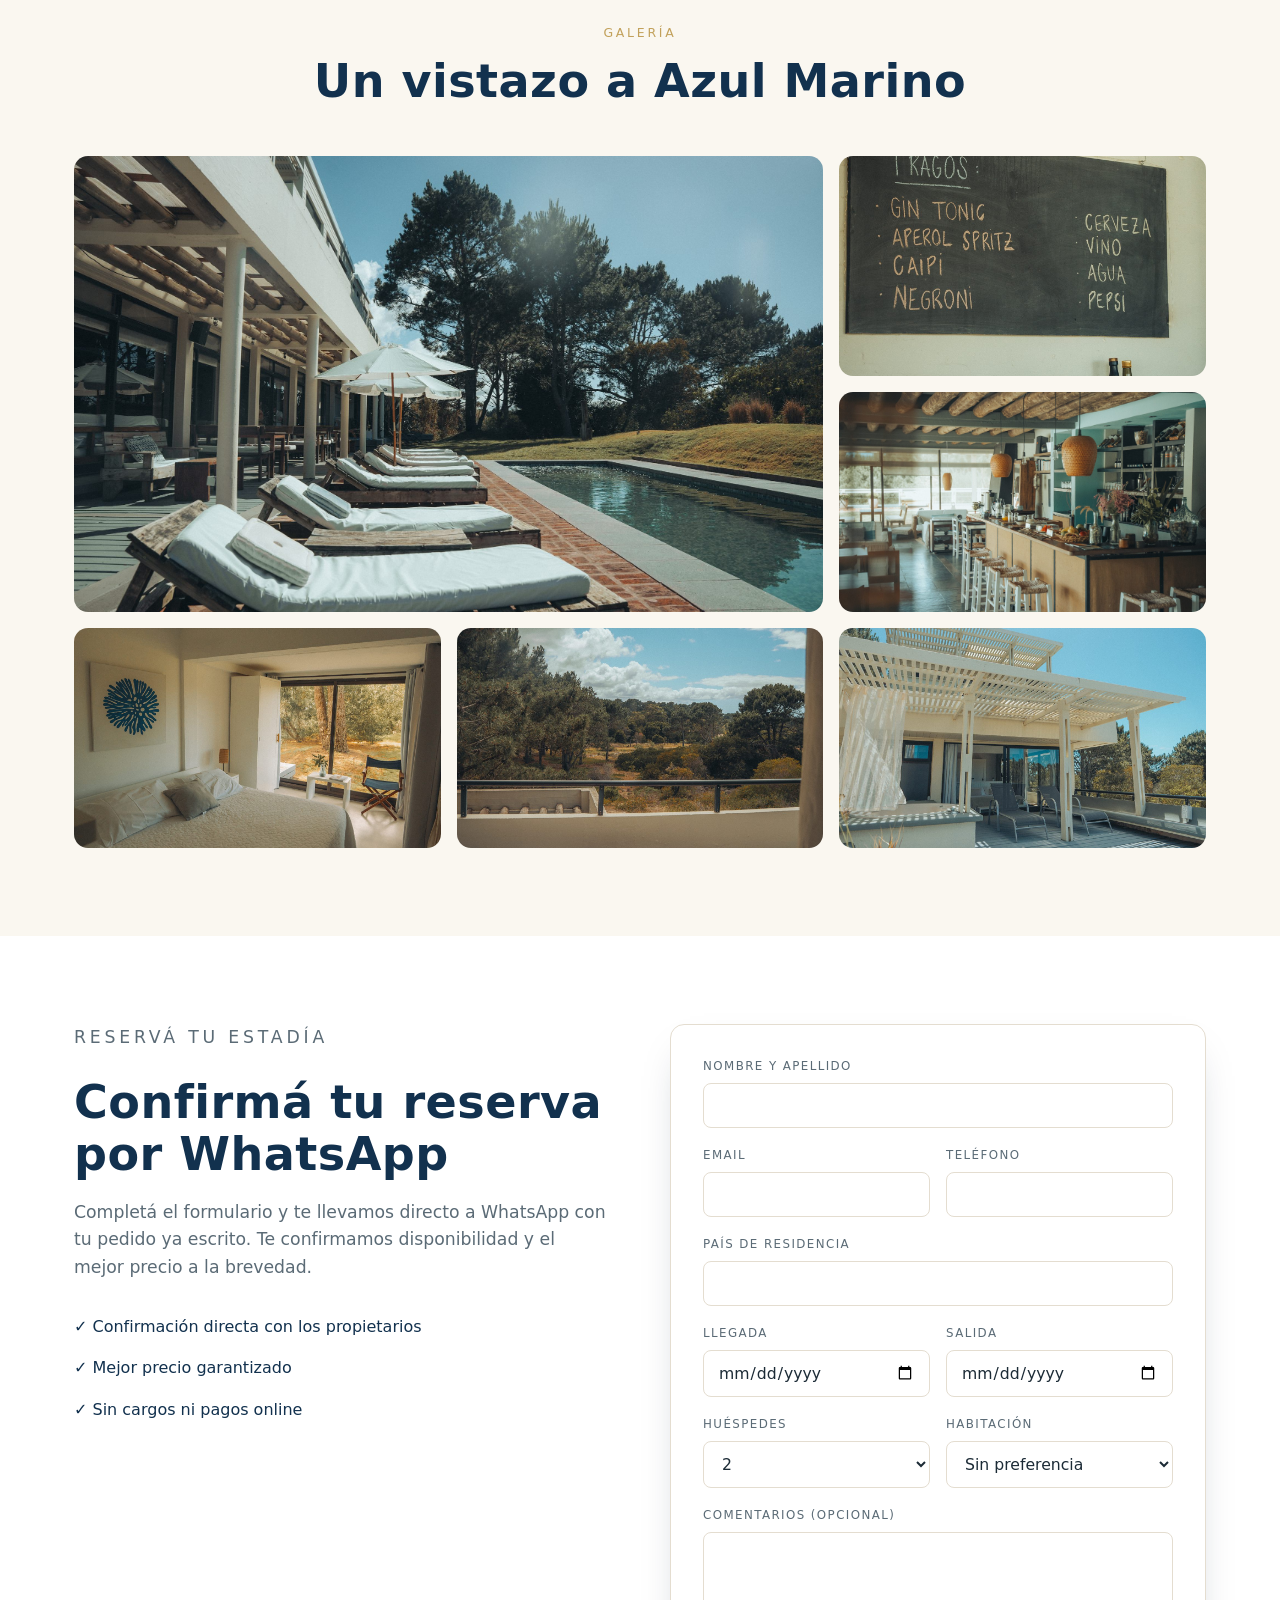
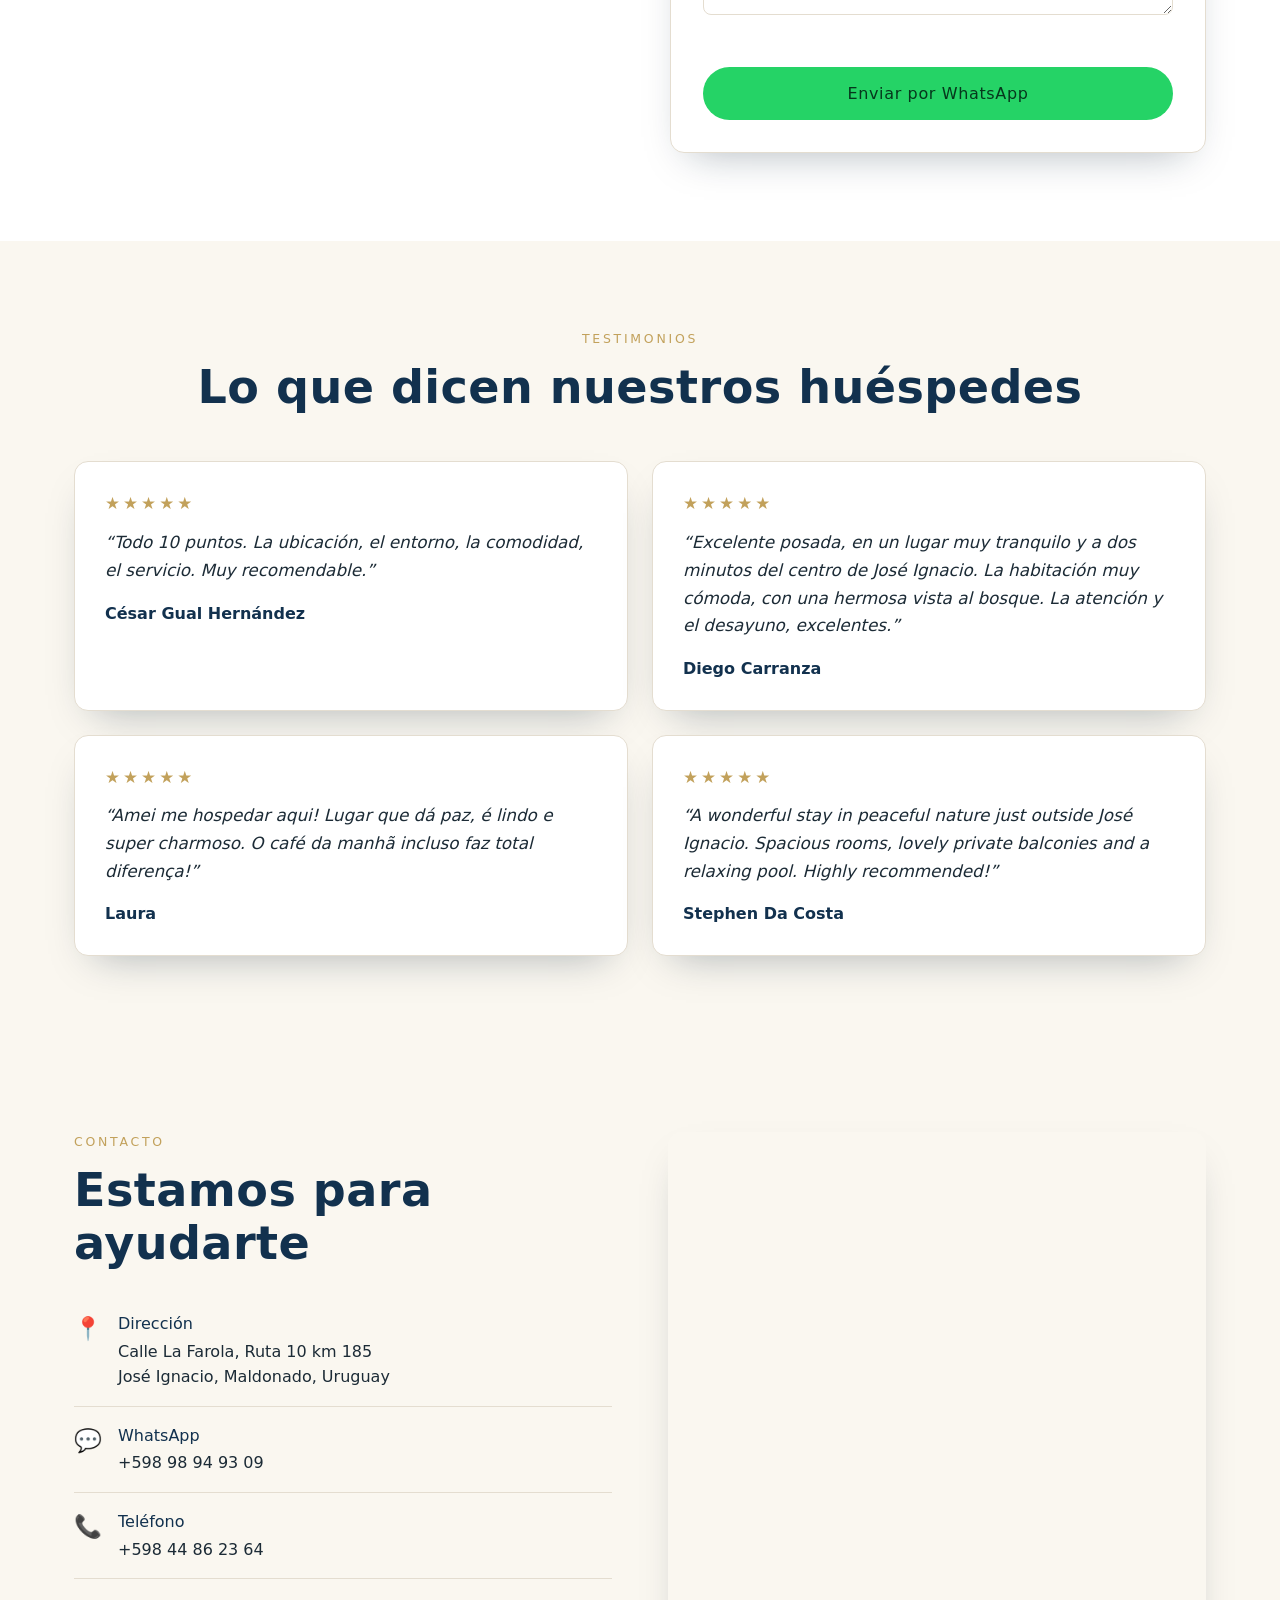
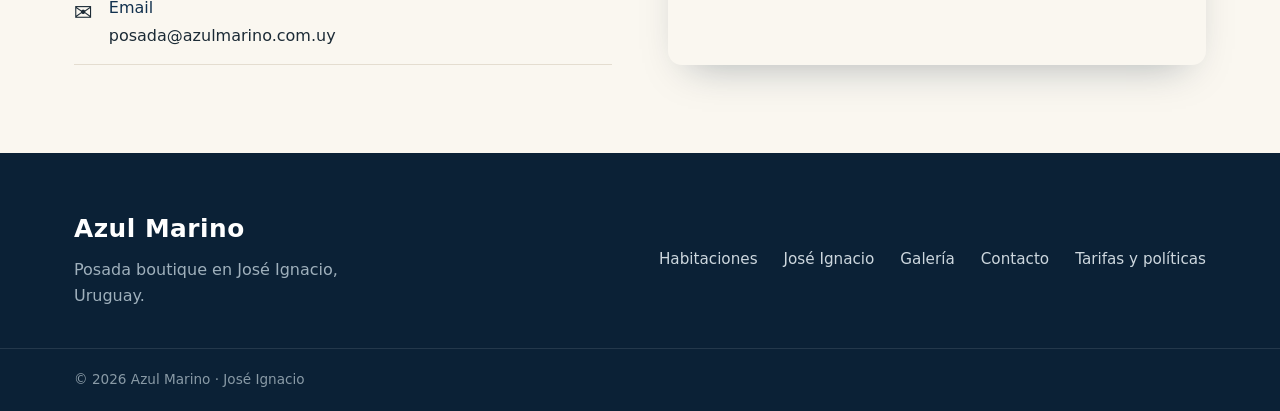
<file: habitacion.html>
<!DOCTYPE html>
<html lang="es">
<head>
  <meta charset="UTF-8" />
  <meta name="viewport" content="width=device-width, initial-scale=1.0" />
  <meta name="referrer" content="strict-origin-when-cross-origin" />
  <meta http-equiv="Content-Security-Policy" content="default-src 'self'; script-src 'self'; style-src 'self' 'unsafe-inline' https://fonts.googleapis.com; font-src https://fonts.gstatic.com; img-src 'self' data:; connect-src 'self' https://docs.google.com https://*.googleusercontent.com; frame-src https://www.google.com https://maps.google.com; base-uri 'self'; form-action 'self'; object-src 'none'" />
  <title>Habitación · Azul Marino</title>
  <meta name="description" content="Suites de Azul Marino, posada boutique en José Ignacio." />
  <link rel="icon" href="favicon.svg" type="image/svg+xml" />
  <link rel="canonical" href="https://azulmarino.com.uy/habitacion.html" />
  <link rel="alternate" hreflang="es" href="https://azulmarino.com.uy/habitacion.html" />
  <link rel="alternate" hreflang="en" href="https://azulmarino.com.uy/en/habitacion.html" />
  <link rel="alternate" hreflang="pt" href="https://azulmarino.com.uy/pt/habitacion.html" />
  <link rel="alternate" hreflang="x-default" href="https://azulmarino.com.uy/habitacion.html" />
  <meta property="og:type" content="website" />
  <meta property="og:site_name" content="Azul Marino" />
  <meta property="og:title" content="Suites · Azul Marino" />
  <meta property="og:description" content="Nuestras suites en José Ignacio: acceso independiente, terraza exclusiva y desayuno incluido." />
  <meta property="og:image" content="assets/hero.jpg" />
  <meta property="og:locale" content="es_UY" />
  <meta name="twitter:card" content="summary_large_image" />
  <link rel="preconnect" href="https://fonts.googleapis.com" />
  <link rel="preconnect" href="https://fonts.gstatic.com" crossorigin />
  <link href="https://fonts.googleapis.com/css2?family=Montserrat:wght@300;400;500;600;700&display=swap" rel="stylesheet" />
  <link rel="stylesheet" href="styles.css" />
</head>
<body class="subpage">

  <!-- ============ HEADER ============ -->
  <header class="site-header scrolled" id="header">
    <div class="container header-inner">
      <a href="index.html" class="logo">
        <img src="assets/logo.png" alt="Azul Marino · Posada José Ignacio" class="logo-img" />
        <span class="logo-text">
          <span class="logo-mark">Azul Marino</span>
          <span class="logo-sub" data-i18n="logo_sub">Posada · José Ignacio</span>
        </span>
      </a>
      <nav class="main-nav" id="mainNav">
        <a href="index.html" data-i18n="nav_home">Inicio</a>
        <a href="index.html#habitaciones" data-i18n="nav_rooms">Habitaciones</a>
        <a href="jose-ignacio.html" data-i18n="nav_jose">José Ignacio</a>
        <a href="index.html#galeria" data-i18n="nav_gallery">Galería</a>
        <a href="index.html#contacto" data-i18n="nav_contact">Contacto</a>
        <a href="index.html#reservar" class="btn btn-nav" data-i18n="nav_book">Reservar</a>
      </nav>
      <div class="header-right">
        <div class="lang-switch" role="group" aria-label="Idioma">
          <button data-lang="es" class="active">ES</button>
          <button data-lang="en">EN</button>
          <button data-lang="pt">PT</button>
        </div>
        <button class="menu-toggle" id="menuToggle" aria-label="Menú">
          <span></span><span></span><span></span>
        </button>
      </div>
    </div>
  </header>

  <!-- ============ HABITACIÓN ============ -->
  <main class="section room-page" id="roomPage">
    <div class="container">
      <a href="index.html#habitaciones" class="back-link" data-i18n="back_home">← Volver al inicio</a>

      <div class="room-detail">
        <!-- Galería -->
        <div class="rp-gallery">
          <div class="rp-main-wrap">
            <div class="rp-main" id="rpMain"></div>
            <button class="rp-arrow rp-prev" id="rpPrev" aria-label="Anterior">‹</button>
            <button class="rp-arrow rp-next" id="rpNext" aria-label="Siguiente">›</button>
          </div>
          <div class="rp-thumbs" id="rpThumbs"></div>
        </div>

        <!-- Info -->
        <div class="rp-info">
          <p class="eyebrow" data-i18n="rooms_eyebrow">Alojamiento</p>
          <h1 id="rpTitle">Habitación</h1>
          <p class="rp-desc" id="rpDesc"></p>

          <h3 class="rp-amen-title" data-i18n="room_amen_title">Servicios de la suite</h3>
          <ul class="rp-amenities" id="rpAmenities"></ul>

          <a href="index.html#reservar" class="btn btn-whatsapp btn-lg" id="rpBook" data-i18n="room_book">Reservar esta suite</a>
        </div>
      </div>
    </div>
  </main>

  <!-- Lightbox -->
  <div class="lightbox" id="lightbox">
    <button class="lb-arrow lb-prev" id="lbPrev" aria-label="Anterior">‹</button>
    <img id="lbImg" src="" alt="" />
    <button class="lb-arrow lb-next" id="lbNext" aria-label="Siguiente">›</button>
    <span class="lb-close">×</span>
  </div>

  <!-- ============ FOOTER ============ -->
  <footer class="site-footer">
    <div class="container footer-inner">
      <div class="footer-brand">
        <span class="logo-mark">Azul Marino</span>
        <p data-i18n="footer_tag">Posada boutique en José Ignacio, Uruguay.</p>
      </div>
      <div class="footer-links">
        <a href="index.html#habitaciones" data-i18n="nav_rooms">Habitaciones</a>
        <a href="jose-ignacio.html" data-i18n="nav_jose">José Ignacio</a>
        <a href="index.html#galeria" data-i18n="nav_gallery">Galería</a>
        <a href="index.html#contacto" data-i18n="nav_contact">Contacto</a>
        <a href="politicas.html" data-i18n="nav_rates">Tarifas y políticas</a>
      </div>
    </div>
    <div class="footer-bottom">
      <div class="container"><span>© <span id="year"></span> Azul Marino · José Ignacio</span></div>
    </div>
  </footer>

  <a href="https://wa.me/59898949309" class="whatsapp-float" target="_blank" rel="noopener" aria-label="WhatsApp">
    <svg viewBox="0 0 32 32" width="30" height="30" fill="currentColor"><path d="M16 3C9.4 3 4 8.4 4 15c0 2.1.6 4.1 1.6 5.9L4 29l8.3-1.6c1.7.9 3.7 1.4 5.7 1.4 6.6 0 12-5.4 12-12S22.6 3 16 3zm0 21.8c-1.8 0-3.5-.5-5-1.4l-.4-.2-4.9 1 1-4.8-.2-.4c-1-1.6-1.5-3.4-1.5-5.3C5 9.5 9.9 4.6 16 4.6S27 9.5 27 15.6 22.1 24.8 16 24.8zm6-8.2c-.3-.2-1.9-1-2.2-1.1-.3-.1-.5-.2-.7.2s-.8 1.1-1 1.3c-.2.2-.4.2-.7.1-.3-.2-1.4-.5-2.6-1.6-1-.9-1.6-1.9-1.8-2.3-.2-.3 0-.5.1-.7.1-.1.3-.4.4-.5.1-.2.2-.3.3-.5.1-.2 0-.4 0-.5-.1-.2-.7-1.7-1-2.3-.3-.6-.5-.5-.7-.5h-.6c-.2 0-.5.1-.8.4-.3.3-1 1-1 2.5s1.1 2.9 1.2 3.1c.2.2 2.1 3.2 5.1 4.5.7.3 1.3.5 1.7.6.7.2 1.4.2 1.9.1.6-.1 1.9-.8 2.1-1.5.3-.7.3-1.4.2-1.5-.1-.2-.3-.3-.6-.4z"/></svg>
  </a>

  <script src="config.js"></script>
  <script src="script.js"></script>
</body>
</html>
</file>
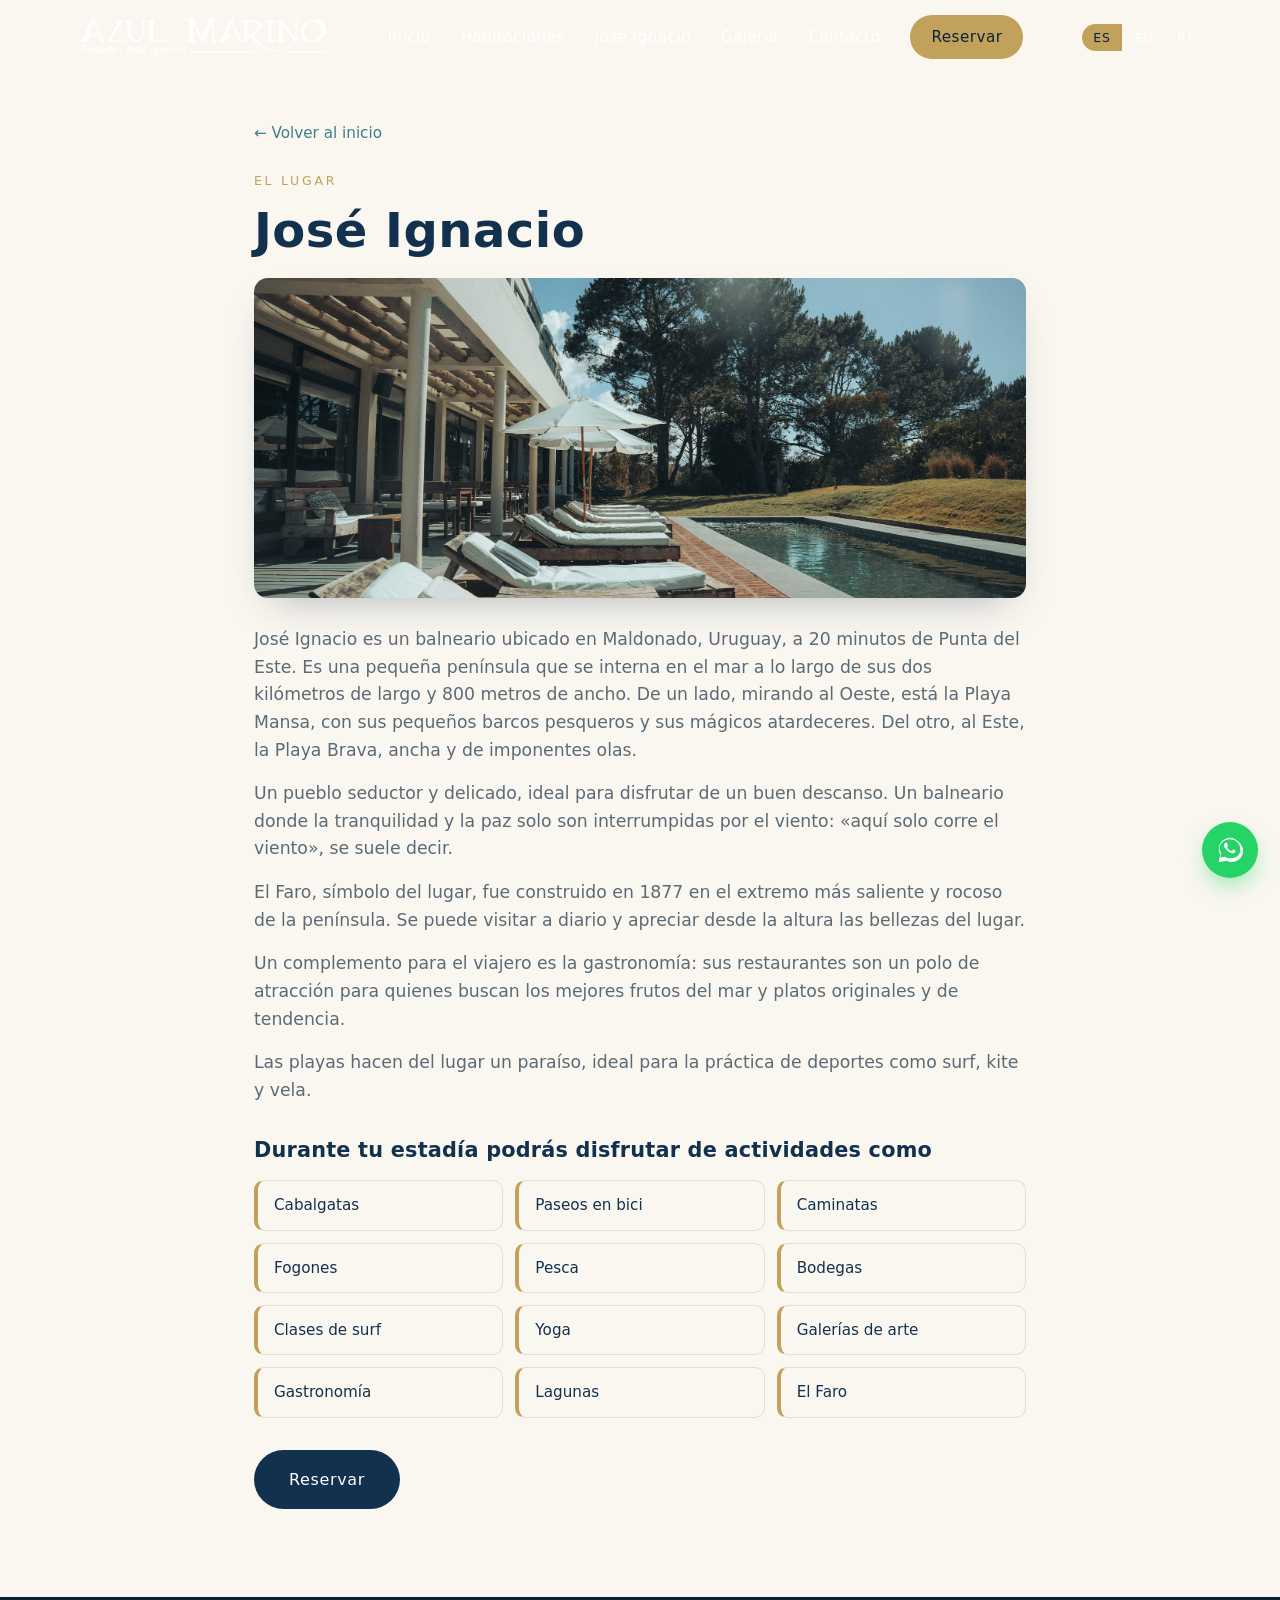
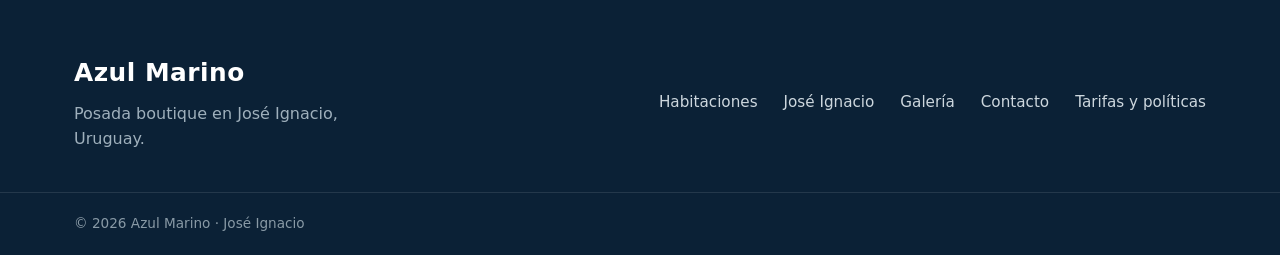
<file: jose-ignacio.html>
<!DOCTYPE html>
<html lang="es">
<head>
  <meta charset="UTF-8" />
  <meta name="viewport" content="width=device-width, initial-scale=1.0" />
  <meta name="referrer" content="strict-origin-when-cross-origin" />
  <meta http-equiv="Content-Security-Policy" content="default-src 'self'; script-src 'self'; style-src 'self' 'unsafe-inline' https://fonts.googleapis.com; font-src https://fonts.gstatic.com; img-src 'self' data:; connect-src 'self' https://docs.google.com https://*.googleusercontent.com; frame-src https://www.google.com https://maps.google.com; base-uri 'self'; form-action 'self'; object-src 'none'" />
  <title>José Ignacio · Azul Marino</title>
  <meta name="description" content="José Ignacio, Maldonado, Uruguay: playas, El Faro, gastronomía y actividades. La zona donde está Azul Marino." />
  <link rel="icon" href="favicon.svg" type="image/svg+xml" />
  <link rel="canonical" href="https://azulmarino.com.uy/jose-ignacio.html" />
  <link rel="alternate" hreflang="es" href="https://azulmarino.com.uy/jose-ignacio.html" />
  <link rel="alternate" hreflang="en" href="https://azulmarino.com.uy/en/jose-ignacio.html" />
  <link rel="alternate" hreflang="pt" href="https://azulmarino.com.uy/pt/jose-ignacio.html" />
  <link rel="alternate" hreflang="x-default" href="https://azulmarino.com.uy/jose-ignacio.html" />
  <meta property="og:type" content="website" />
  <meta property="og:site_name" content="Azul Marino" />
  <meta property="og:title" content="José Ignacio · Azul Marino" />
  <meta property="og:description" content="Playas, El Faro, gastronomía y actividades en José Ignacio, Uruguay." />
  <meta property="og:image" content="assets/hero.jpg" />
  <meta property="og:locale" content="es_UY" />
  <meta name="twitter:card" content="summary_large_image" />
  <link href="https://fonts.googleapis.com/css2?family=Montserrat:wght@300;400;500;600;700&display=swap" rel="stylesheet" />
  <link rel="stylesheet" href="styles.css" />
</head>
<body class="subpage">

  <!-- ============ HEADER ============ -->
  <header class="site-header scrolled" id="header">
    <div class="container header-inner">
      <a href="index.html" class="logo">
        <img src="assets/logo.png" alt="Azul Marino · Posada José Ignacio" class="logo-img" />
        <span class="logo-text">
          <span class="logo-mark">Azul Marino</span>
          <span class="logo-sub" data-i18n="logo_sub">Posada · José Ignacio</span>
        </span>
      </a>
      <nav class="main-nav" id="mainNav">
        <a href="index.html" data-i18n="nav_home">Inicio</a>
        <a href="index.html#habitaciones" data-i18n="nav_rooms">Habitaciones</a>
        <a href="jose-ignacio.html" data-i18n="nav_jose">José Ignacio</a>
        <a href="index.html#galeria" data-i18n="nav_gallery">Galería</a>
        <a href="index.html#contacto" data-i18n="nav_contact">Contacto</a>
        <a href="index.html#reservar" class="btn btn-nav" data-i18n="nav_book">Reservar</a>
      </nav>
      <div class="header-right">
        <div class="lang-switch" role="group" aria-label="Idioma">
          <button data-lang="es" class="active">ES</button>
          <button data-lang="en">EN</button>
          <button data-lang="pt">PT</button>
        </div>
        <button class="menu-toggle" id="menuToggle" aria-label="Menú">
          <span></span><span></span><span></span>
        </button>
      </div>
    </div>
  </header>

  <!-- ============ JOSÉ IGNACIO ============ -->
  <main class="section jose-page" id="josePage">
    <div class="container container-narrow">
      <a href="index.html" class="back-link" data-i18n="back_home">← Volver al inicio</a>

      <p class="eyebrow" data-i18n="ji_eyebrow">El lugar</p>
      <h1 data-i18n="ji_title">José Ignacio</h1>

      <div class="ji-media ph-gal1"></div>

      <div class="ji-text">
        <p data-i18n="ji_p1">José Ignacio es un balneario ubicado en Maldonado, Uruguay, a 20 minutos de Punta del Este. Es una pequeña península que se interna en el mar a lo largo de sus dos kilómetros de largo y 800 metros de ancho. De un lado, mirando al Oeste, está la Playa Mansa, con sus pequeños barcos pesqueros y sus mágicos atardeceres. Del otro, al Este, la Playa Brava, ancha y de imponentes olas.</p>
        <p data-i18n="ji_p2">Un pueblo seductor y delicado, ideal para disfrutar de un buen descanso. Un balneario donde la tranquilidad y la paz solo son interrumpidas por el viento: «aquí solo corre el viento», se suele decir.</p>
        <p data-i18n="ji_p3">El Faro, símbolo del lugar, fue construido en 1877 en el extremo más saliente y rocoso de la península. Se puede visitar a diario y apreciar desde la altura las bellezas del lugar.</p>
        <p data-i18n="ji_p4">Un complemento para el viajero es la gastronomía: sus restaurantes son un polo de atracción para quienes buscan los mejores frutos del mar y platos originales y de tendencia.</p>
        <p data-i18n="ji_p5">Las playas hacen del lugar un paraíso, ideal para la práctica de deportes como surf, kite y vela.</p>
      </div>

      <h2 class="ji-act-title" data-i18n="ji_activities_title">Durante tu estadía podrás disfrutar de actividades como</h2>
      <ul class="ji-activities">
        <li data-i18n="act_1">Cabalgatas</li>
        <li data-i18n="act_2">Paseos en bici</li>
        <li data-i18n="act_3">Caminatas</li>
        <li data-i18n="act_4">Fogones</li>
        <li data-i18n="act_5">Pesca</li>
        <li data-i18n="act_6">Bodegas</li>
        <li data-i18n="act_7">Clases de surf</li>
        <li data-i18n="act_8">Yoga</li>
        <li data-i18n="act_9">Galerías de arte</li>
        <li data-i18n="act_10">Gastronomía</li>
        <li data-i18n="act_11">Lagunas</li>
        <li data-i18n="act_12">El Faro</li>
      </ul>

      <a href="index.html#reservar" class="btn btn-primary btn-lg" data-i18n="nav_book">Reservar</a>
    </div>
  </main>

  <!-- ============ FOOTER ============ -->
  <footer class="site-footer">
    <div class="container footer-inner">
      <div class="footer-brand">
        <span class="logo-mark">Azul Marino</span>
        <p data-i18n="footer_tag">Posada boutique en José Ignacio, Uruguay.</p>
      </div>
      <div class="footer-links">
        <a href="index.html#habitaciones" data-i18n="nav_rooms">Habitaciones</a>
        <a href="jose-ignacio.html" data-i18n="nav_jose">José Ignacio</a>
        <a href="index.html#galeria" data-i18n="nav_gallery">Galería</a>
        <a href="index.html#contacto" data-i18n="nav_contact">Contacto</a>
        <a href="politicas.html" data-i18n="nav_rates">Tarifas y políticas</a>
      </div>
    </div>
    <div class="footer-bottom">
      <div class="container"><span>© <span id="year"></span> Azul Marino · José Ignacio</span></div>
    </div>
  </footer>

  <a href="https://wa.me/59898949309" class="whatsapp-float" target="_blank" rel="noopener" aria-label="WhatsApp">
    <svg viewBox="0 0 32 32" width="30" height="30" fill="currentColor"><path d="M16 3C9.4 3 4 8.4 4 15c0 2.1.6 4.1 1.6 5.9L4 29l8.3-1.6c1.7.9 3.7 1.4 5.7 1.4 6.6 0 12-5.4 12-12S22.6 3 16 3zm0 21.8c-1.8 0-3.5-.5-5-1.4l-.4-.2-4.9 1 1-4.8-.2-.4c-1-1.6-1.5-3.4-1.5-5.3C5 9.5 9.9 4.6 16 4.6S27 9.5 27 15.6 22.1 24.8 16 24.8zm6-8.2c-.3-.2-1.9-1-2.2-1.1-.3-.1-.5-.2-.7.2s-.8 1.1-1 1.3c-.2.2-.4.2-.7.1-.3-.2-1.4-.5-2.6-1.6-1-.9-1.6-1.9-1.8-2.3-.2-.3 0-.5.1-.7.1-.1.3-.4.4-.5.1-.2.2-.3.3-.5.1-.2 0-.4 0-.5-.1-.2-.7-1.7-1-2.3-.3-.6-.5-.5-.7-.5h-.6c-.2 0-.5.1-.8.4-.3.3-1 1-1 2.5s1.1 2.9 1.2 3.1c.2.2 2.1 3.2 5.1 4.5.7.3 1.3.5 1.7.6.7.2 1.4.2 1.9.1.6-.1 1.9-.8 2.1-1.5.3-.7.3-1.4.2-1.5-.1-.2-.3-.3-.6-.4z"/></svg>
  </a>

  <script src="config.js"></script>
  <script src="script.js"></script>
</body>
</html>
</file>
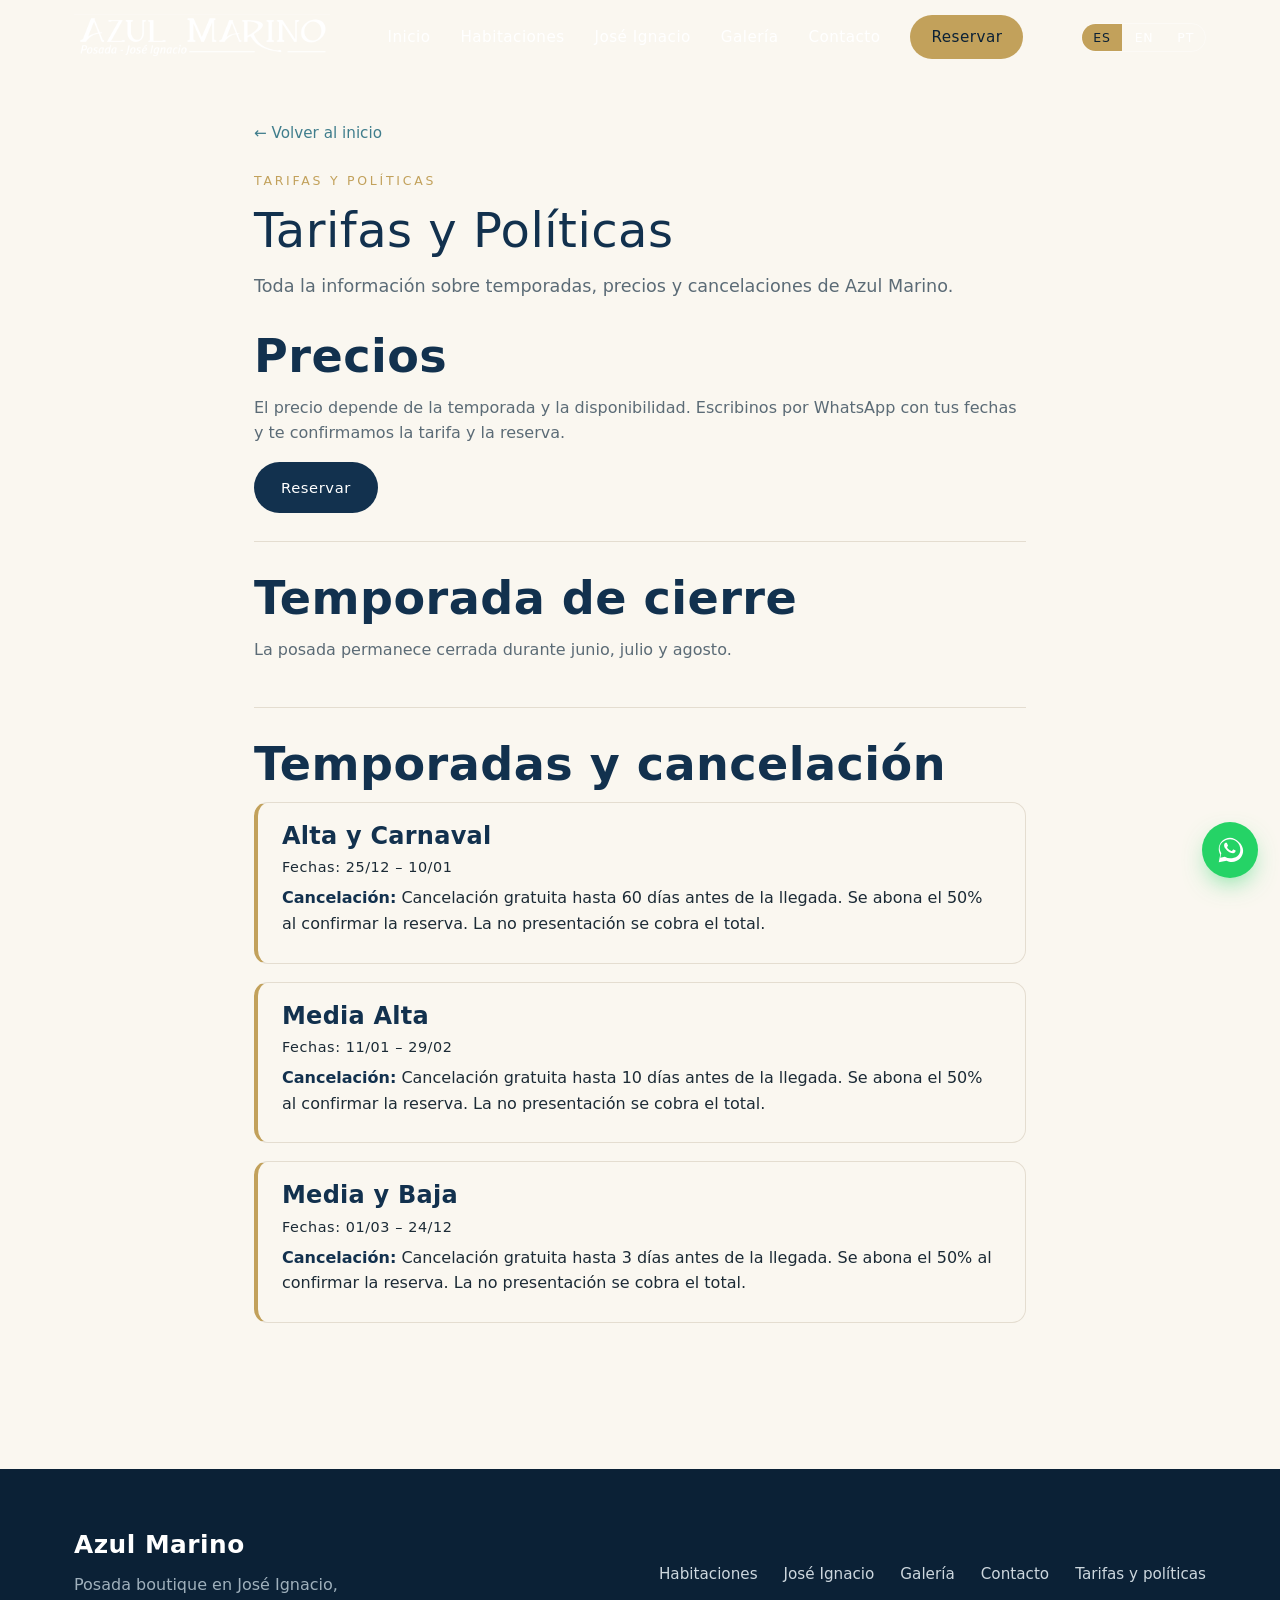
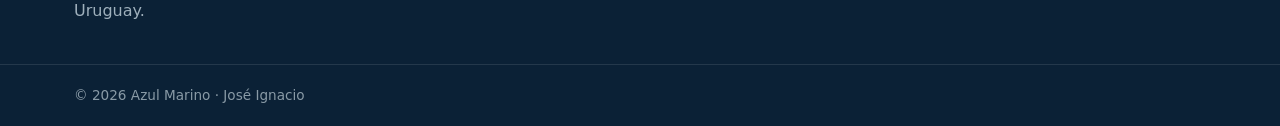
<file: politicas.html>
<!DOCTYPE html>
<html lang="es">
<head>
  <meta charset="UTF-8" />
  <meta name="viewport" content="width=device-width, initial-scale=1.0" />
  <meta name="referrer" content="strict-origin-when-cross-origin" />
  <meta http-equiv="Content-Security-Policy" content="default-src 'self'; script-src 'self'; style-src 'self' 'unsafe-inline' https://fonts.googleapis.com; font-src https://fonts.gstatic.com; img-src 'self' data:; connect-src 'self' https://docs.google.com https://*.googleusercontent.com; frame-src https://www.google.com https://maps.google.com; base-uri 'self'; form-action 'self'; object-src 'none'" />
  <title>Tarifas y Políticas · Azul Marino</title>
  <meta name="description" content="Temporadas, precios y políticas de cancelación de Azul Marino, posada en José Ignacio." />
  <link rel="icon" href="favicon.svg" type="image/svg+xml" />
  <link rel="canonical" href="https://azulmarino.com.uy/politicas.html" />
  <link rel="alternate" hreflang="es" href="https://azulmarino.com.uy/politicas.html" />
  <link rel="alternate" hreflang="en" href="https://azulmarino.com.uy/en/politicas.html" />
  <link rel="alternate" hreflang="pt" href="https://azulmarino.com.uy/pt/politicas.html" />
  <link rel="alternate" hreflang="x-default" href="https://azulmarino.com.uy/politicas.html" />
  <meta property="og:type" content="website" />
  <meta property="og:site_name" content="Azul Marino" />
  <meta property="og:title" content="Tarifas y Políticas · Azul Marino" />
  <meta property="og:description" content="Temporadas y políticas de cancelación de Azul Marino, posada en José Ignacio." />
  <meta property="og:image" content="assets/hero.jpg" />
  <meta property="og:locale" content="es_UY" />
  <meta name="twitter:card" content="summary_large_image" />
  <link rel="preconnect" href="https://fonts.googleapis.com" />
  <link rel="preconnect" href="https://fonts.gstatic.com" crossorigin />
  <link href="https://fonts.googleapis.com/css2?family=Montserrat:wght@300;400;500;600;700&display=swap" rel="stylesheet" />
  <link rel="stylesheet" href="styles.css" />
</head>
<body class="subpage">

  <!-- ============ HEADER ============ -->
  <header class="site-header scrolled" id="header">
    <div class="container header-inner">
      <a href="index.html" class="logo">
        <img src="assets/logo.png" alt="Azul Marino · Posada José Ignacio" class="logo-img" />
        <span class="logo-text">
          <span class="logo-mark">Azul Marino</span>
          <span class="logo-sub" data-i18n="logo_sub">Posada · José Ignacio</span>
        </span>
      </a>
      <nav class="main-nav" id="mainNav">
        <a href="index.html" data-i18n="nav_home">Inicio</a>
        <a href="index.html#habitaciones" data-i18n="nav_rooms">Habitaciones</a>
        <a href="jose-ignacio.html" data-i18n="nav_jose">José Ignacio</a>
        <a href="index.html#galeria" data-i18n="nav_gallery">Galería</a>
        <a href="index.html#contacto" data-i18n="nav_contact">Contacto</a>
        <a href="index.html#reservar" class="btn btn-nav" data-i18n="nav_book">Reservar</a>
      </nav>
      <div class="header-right">
        <div class="lang-switch" role="group" aria-label="Idioma">
          <button data-lang="es" class="active">ES</button>
          <button data-lang="en">EN</button>
          <button data-lang="pt">PT</button>
        </div>
        <button class="menu-toggle" id="menuToggle" aria-label="Menú">
          <span></span><span></span><span></span>
        </button>
      </div>
    </div>
  </header>

  <!-- ============ TARIFAS Y POLÍTICAS ============ -->
  <main class="section policies-page" id="policiesPage">
    <div class="container container-narrow">
      <a href="index.html" class="back-link" data-i18n="back_home">← Volver al inicio</a>

      <p class="eyebrow" data-i18n="pol_title">Tarifas y Políticas</p>
      <h1 data-i18n="pol_title">Tarifas y Políticas</h1>
      <p class="section-lead-left" data-i18n="pol_intro">Toda la información sobre temporadas, precios y cancelaciones de Azul Marino.</p>

      <div class="pol-block">
        <h2 data-i18n="pol_price_title">Precios</h2>
        <p data-i18n="pol_price_text">El precio de tu estadía se calcula automáticamente al elegir las fechas en el formulario de reserva. La reserva se confirma por WhatsApp con los propietarios.</p>
        <a href="index.html#reservar" class="btn btn-primary" data-i18n="nav_book">Reservar</a>
      </div>

      <div class="pol-block">
        <h2 data-i18n="pol_closed_title">Temporada de cierre</h2>
        <p data-i18n="pol_closed_text">La posada permanece cerrada durante junio, julio y agosto.</p>
      </div>

      <div class="pol-block">
        <h2 data-i18n="pol_seasons_title">Temporadas y cancelación</h2>
        <div class="pol-seasons" id="polSeasons"></div>
      </div>
    </div>
  </main>

  <!-- ============ FOOTER ============ -->
  <footer class="site-footer">
    <div class="container footer-inner">
      <div class="footer-brand">
        <span class="logo-mark">Azul Marino</span>
        <p data-i18n="footer_tag">Posada boutique en José Ignacio, Uruguay.</p>
      </div>
      <div class="footer-links">
        <a href="index.html#habitaciones" data-i18n="nav_rooms">Habitaciones</a>
        <a href="jose-ignacio.html" data-i18n="nav_jose">José Ignacio</a>
        <a href="index.html#galeria" data-i18n="nav_gallery">Galería</a>
        <a href="index.html#contacto" data-i18n="nav_contact">Contacto</a>
        <a href="politicas.html" data-i18n="nav_rates">Tarifas y políticas</a>
      </div>
    </div>
    <div class="footer-bottom">
      <div class="container"><span>© <span id="year"></span> Azul Marino · José Ignacio</span></div>
    </div>
  </footer>

  <a href="https://wa.me/59898949309" class="whatsapp-float" target="_blank" rel="noopener" aria-label="WhatsApp">
    <svg viewBox="0 0 32 32" width="30" height="30" fill="currentColor"><path d="M16 3C9.4 3 4 8.4 4 15c0 2.1.6 4.1 1.6 5.9L4 29l8.3-1.6c1.7.9 3.7 1.4 5.7 1.4 6.6 0 12-5.4 12-12S22.6 3 16 3zm0 21.8c-1.8 0-3.5-.5-5-1.4l-.4-.2-4.9 1 1-4.8-.2-.4c-1-1.6-1.5-3.4-1.5-5.3C5 9.5 9.9 4.6 16 4.6S27 9.5 27 15.6 22.1 24.8 16 24.8zm6-8.2c-.3-.2-1.9-1-2.2-1.1-.3-.1-.5-.2-.7.2s-.8 1.1-1 1.3c-.2.2-.4.2-.7.1-.3-.2-1.4-.5-2.6-1.6-1-.9-1.6-1.9-1.8-2.3-.2-.3 0-.5.1-.7.1-.1.3-.4.4-.5.1-.2.2-.3.3-.5.1-.2 0-.4 0-.5-.1-.2-.7-1.7-1-2.3-.3-.6-.5-.5-.7-.5h-.6c-.2 0-.5.1-.8.4-.3.3-1 1-1 2.5s1.1 2.9 1.2 3.1c.2.2 2.1 3.2 5.1 4.5.7.3 1.3.5 1.7.6.7.2 1.4.2 1.9.1.6-.1 1.9-.8 2.1-1.5.3-.7.3-1.4.2-1.5-.1-.2-.3-.3-.6-.4z"/></svg>
  </a>

  <script src="config.js"></script>
  <script src="script.js"></script>
</body>
</html>
</file>
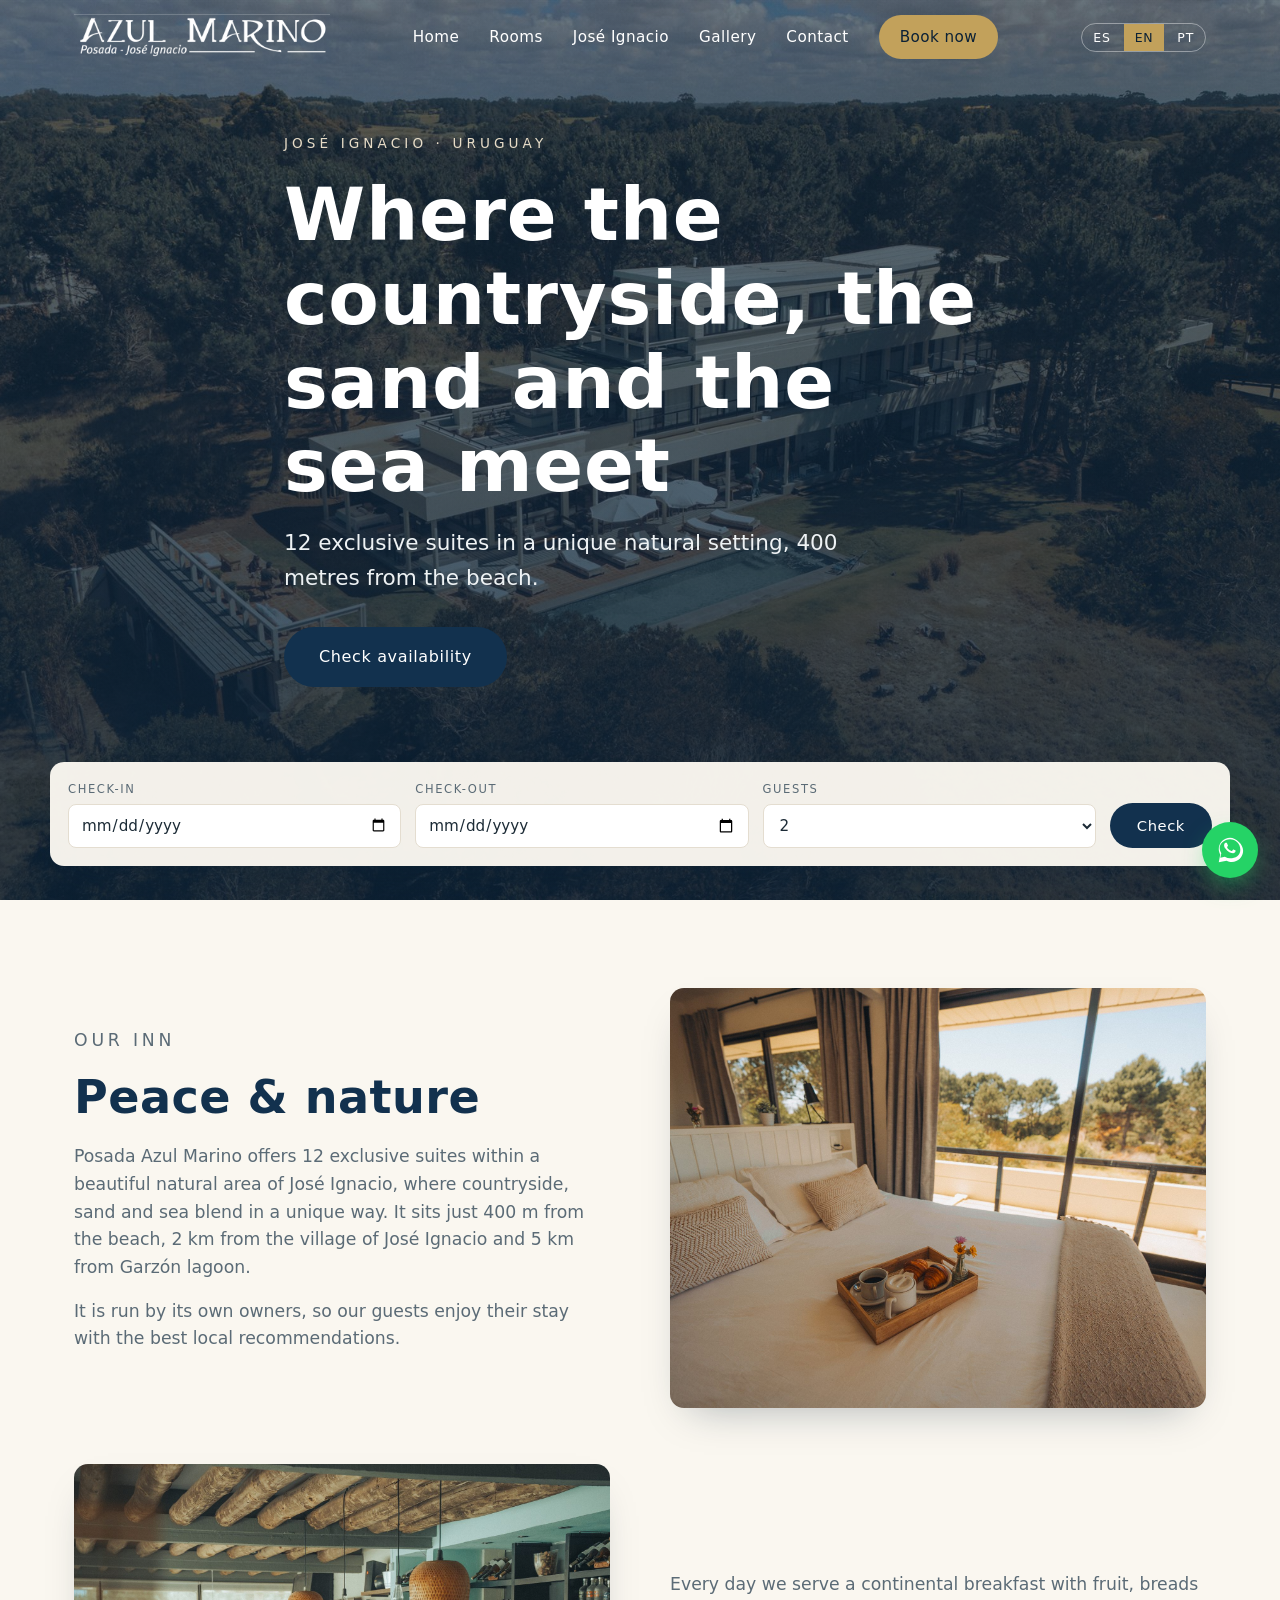
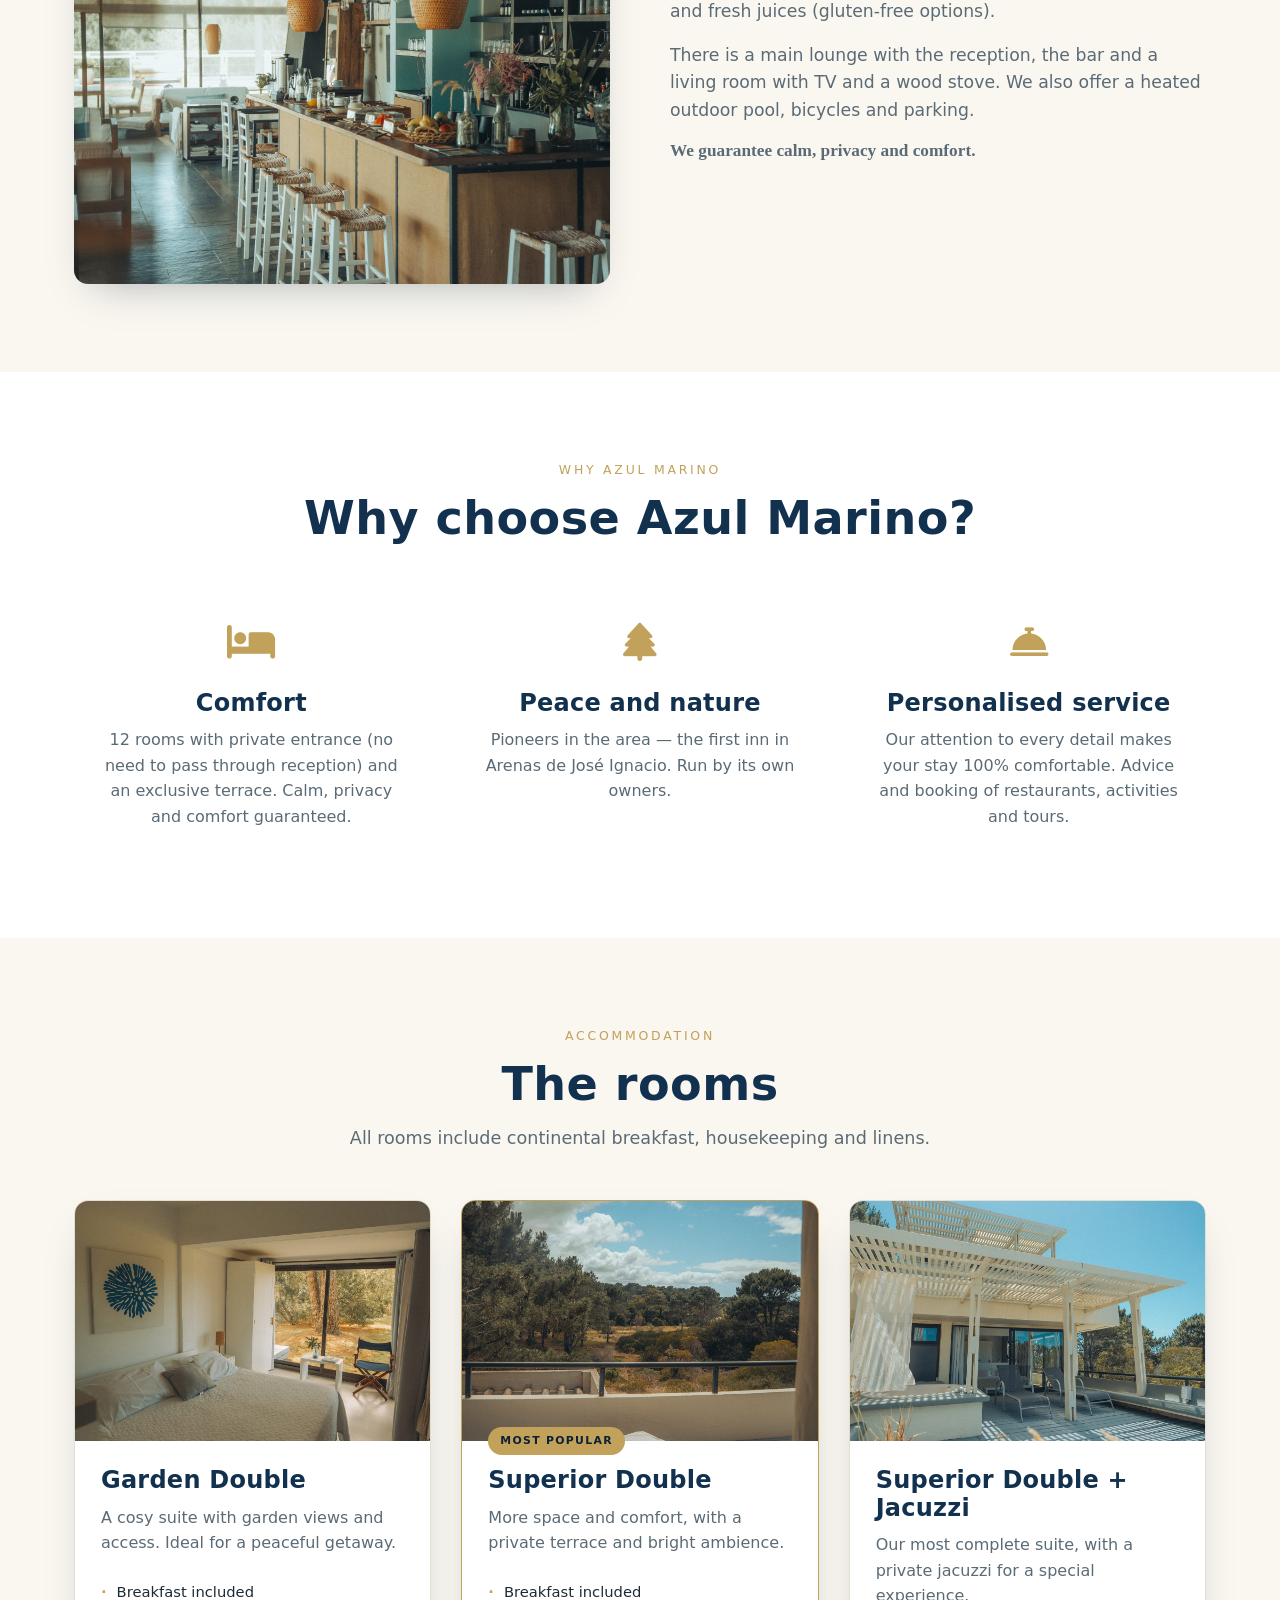
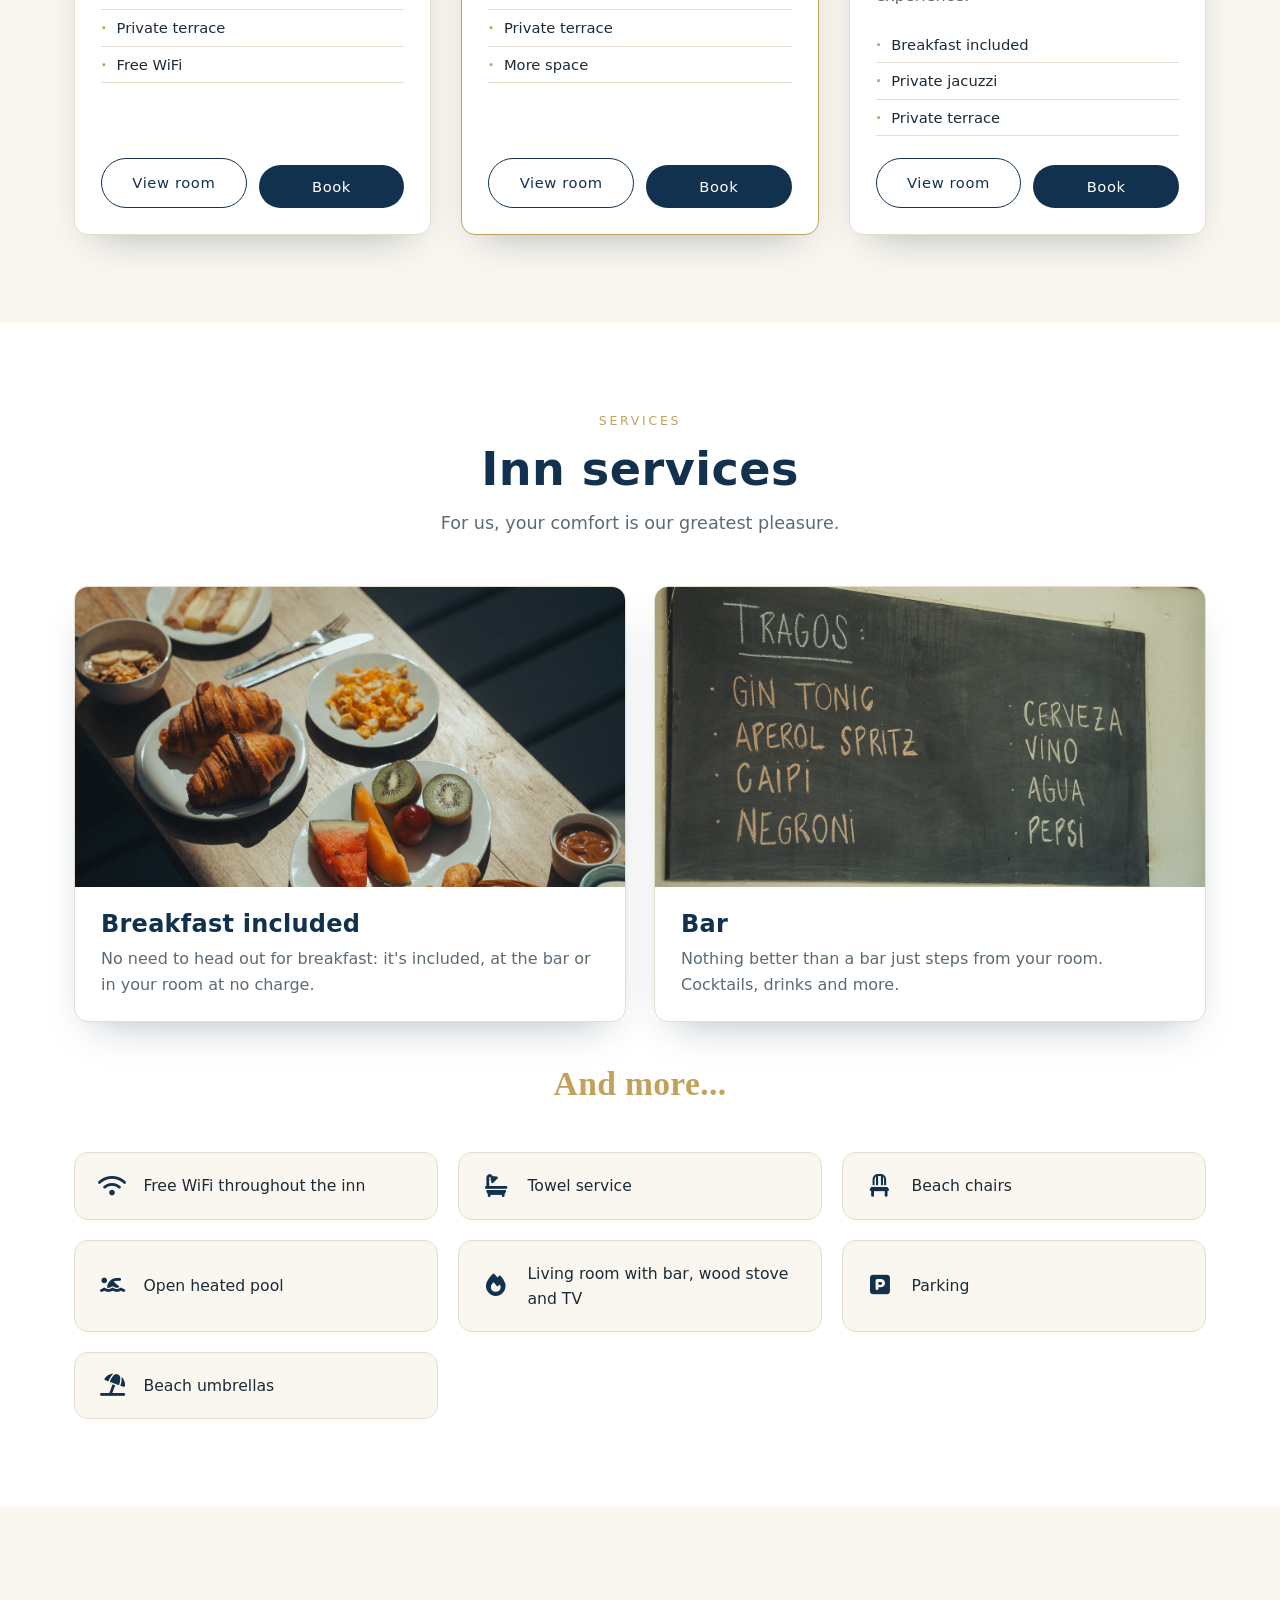
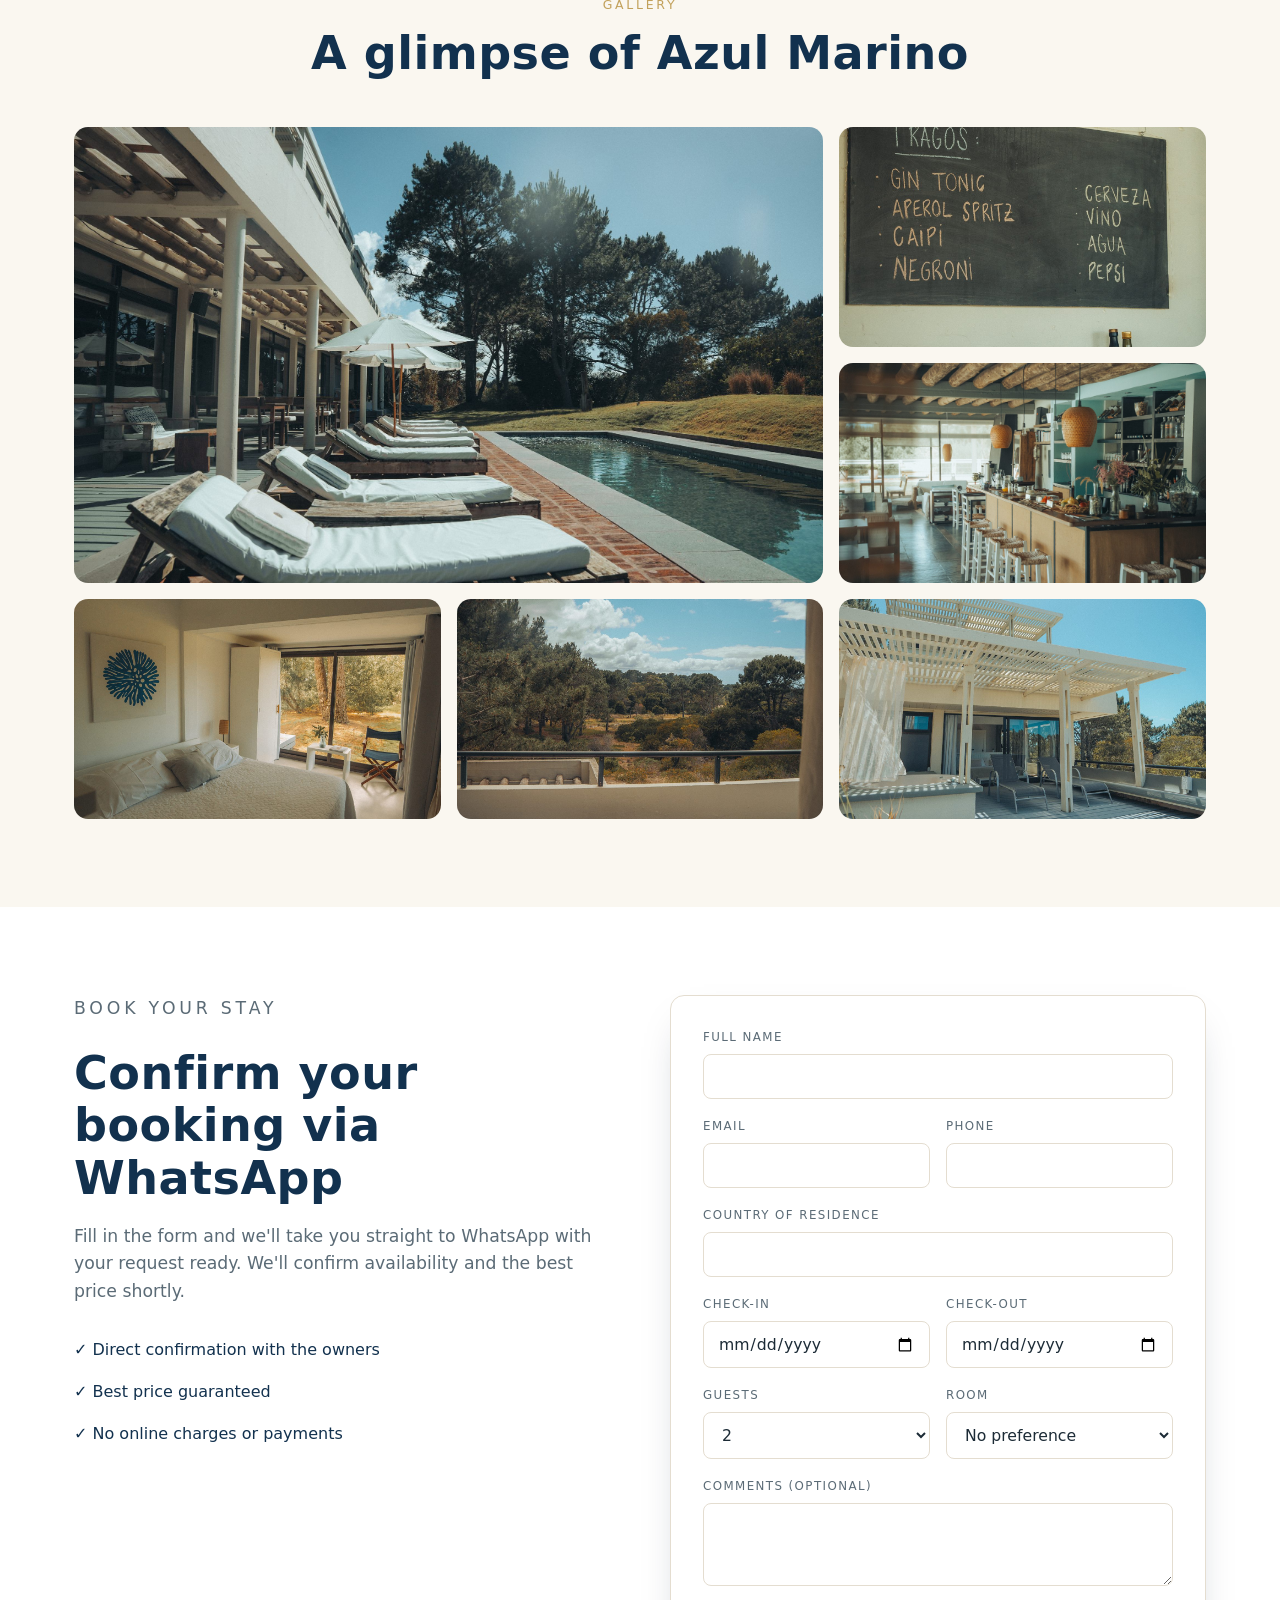
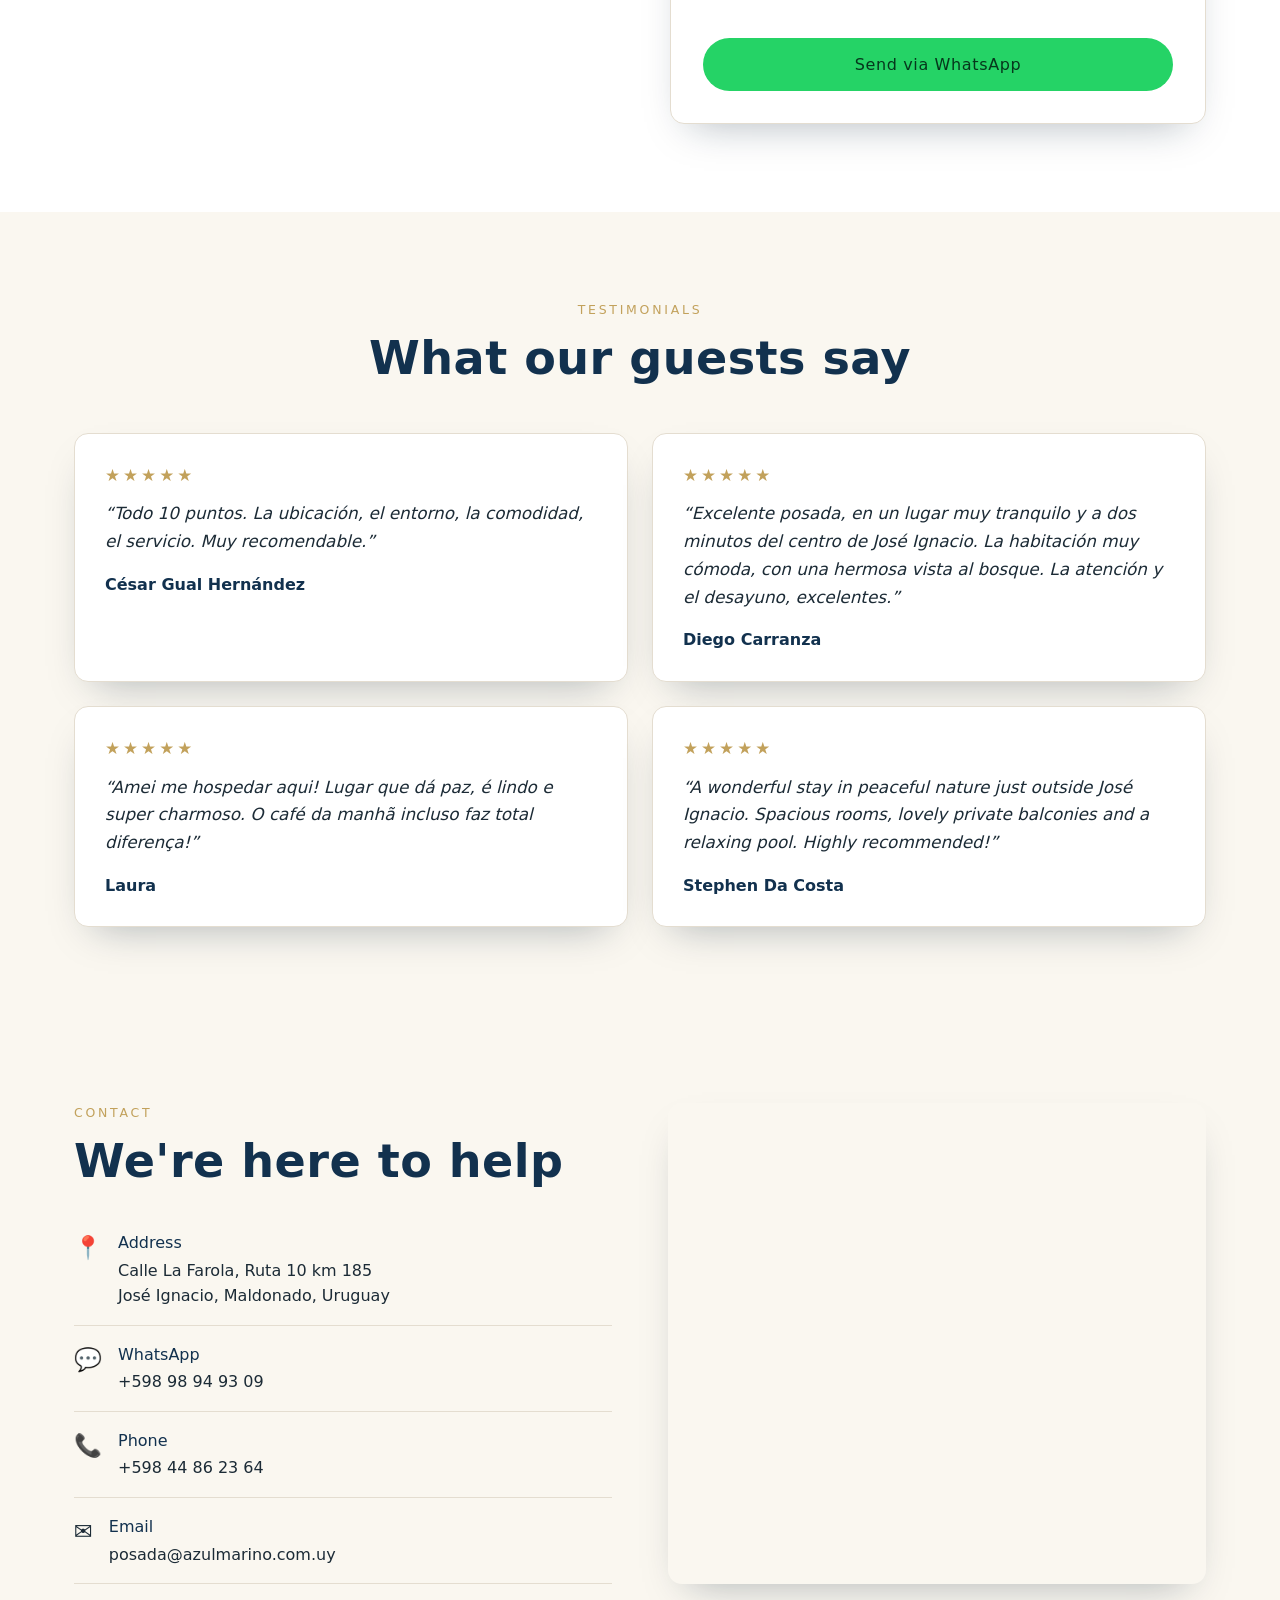
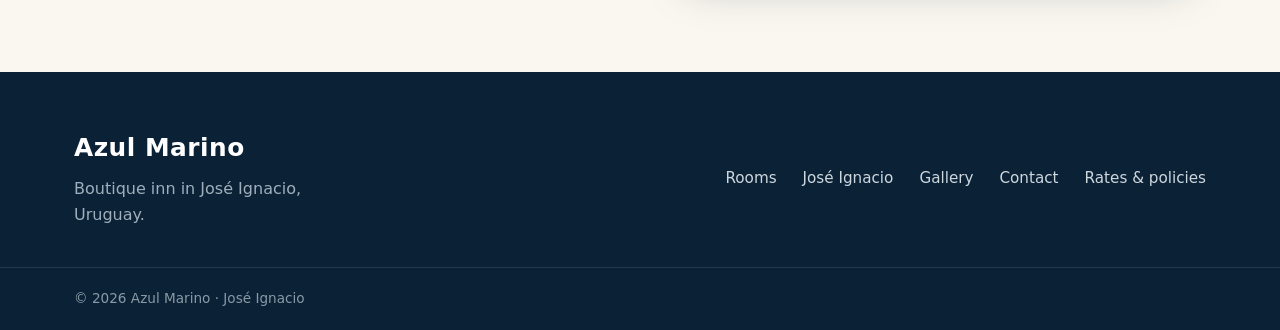
<file: en/habitacion.html>
<!DOCTYPE html>
<html lang="en">
<head>
  <meta charset="UTF-8" />
  <meta name="viewport" content="width=device-width, initial-scale=1.0" />
  <meta name="referrer" content="strict-origin-when-cross-origin" />
  <meta http-equiv="Content-Security-Policy" content="default-src 'self'; script-src 'self'; style-src 'self' 'unsafe-inline' https://fonts.googleapis.com; font-src https://fonts.gstatic.com; img-src 'self' data:; connect-src 'self' https://docs.google.com https://*.googleusercontent.com; frame-src https://www.google.com https://maps.google.com; base-uri 'self'; form-action 'self'; object-src 'none'" />
  <title>Room · Azul Marino</title>
  <meta name="description" content="Suites at Azul Marino, boutique inn in José Ignacio." />
  <link rel="icon" href="../favicon.svg" type="image/svg+xml" />
  <link rel="canonical" href="https://azulmarino.com.uy/en/habitacion.html" />
  <link rel="alternate" hreflang="es" href="https://azulmarino.com.uy/habitacion.html" />
  <link rel="alternate" hreflang="en" href="https://azulmarino.com.uy/en/habitacion.html" />
  <link rel="alternate" hreflang="pt" href="https://azulmarino.com.uy/pt/habitacion.html" />
  <link rel="alternate" hreflang="x-default" href="https://azulmarino.com.uy/habitacion.html" />
  <meta property="og:type" content="website" />
  <meta property="og:site_name" content="Azul Marino" />
  <meta property="og:title" content="Room · Azul Marino" />
  <meta property="og:description" content="Suites at Azul Marino, boutique inn in José Ignacio." />
  <meta property="og:image" content="https://azulmarino.com.uy/assets/hero.jpg" />
  <meta property="og:locale" content="en_US" />
  <meta name="twitter:card" content="summary_large_image" />
  <link rel="preconnect" href="https://fonts.googleapis.com" />
  <link rel="preconnect" href="https://fonts.gstatic.com" crossorigin />
  <link href="https://fonts.googleapis.com/css2?family=Montserrat:wght@300;400;500;600;700&display=swap" rel="stylesheet" />
  <link rel="stylesheet" href="../styles.css" />
</head>
<body class="subpage">

  <!-- ============ HEADER ============ -->
  <header class="site-header scrolled" id="header">
    <div class="container header-inner">
      <a href="index.html" class="logo">
        <img src="../assets/logo.png" alt="Azul Marino · Posada José Ignacio" class="logo-img" />
        <span class="logo-text">
          <span class="logo-mark">Azul Marino</span>
          <span class="logo-sub" data-i18n="logo_sub">Inn · José Ignacio</span>
        </span>
      </a>
      <nav class="main-nav" id="mainNav">
        <a href="index.html" data-i18n="nav_home">Home</a>
        <a href="index.html#habitaciones" data-i18n="nav_rooms">Rooms</a>
        <a href="jose-ignacio.html" data-i18n="nav_jose">José Ignacio</a>
        <a href="index.html#galeria" data-i18n="nav_gallery">Gallery</a>
        <a href="index.html#contacto" data-i18n="nav_contact">Contact</a>
        <a href="index.html#reservar" class="btn btn-nav" data-i18n="nav_book">Book now</a>
      </nav>
      <div class="header-right">
        <div class="lang-switch" role="group" aria-label="Idioma">
          <button data-lang="es" class="active">ES</button>
          <button data-lang="en">EN</button>
          <button data-lang="pt">PT</button>
        </div>
        <button class="menu-toggle" id="menuToggle" aria-label="Menú">
          <span></span><span></span><span></span>
        </button>
      </div>
    </div>
  </header>

  <!-- ============ HABITACIÓN ============ -->
  <main class="section room-page" id="roomPage">
    <div class="container">
      <a href="index.html#habitaciones" class="back-link" data-i18n="back_home">← Back to home</a>

      <div class="room-detail">
        <!-- Galería -->
        <div class="rp-gallery">
          <div class="rp-main-wrap">
            <div class="rp-main" id="rpMain"></div>
            <button class="rp-arrow rp-prev" id="rpPrev" aria-label="Anterior">‹</button>
            <button class="rp-arrow rp-next" id="rpNext" aria-label="Siguiente">›</button>
          </div>
          <div class="rp-thumbs" id="rpThumbs"></div>
        </div>

        <!-- Info -->
        <div class="rp-info">
          <p class="eyebrow" data-i18n="rooms_eyebrow">Accommodation</p>
          <h1 id="rpTitle">Habitación</h1>
          <p class="rp-desc" id="rpDesc"></p>

          <h3 class="rp-amen-title" data-i18n="room_amen_title">Suite amenities</h3>
          <ul class="rp-amenities" id="rpAmenities"></ul>

          <a href="index.html#reservar" class="btn btn-whatsapp btn-lg" id="rpBook" data-i18n="room_book">Book this suite</a>
        </div>
      </div>
    </div>
  </main>

  <!-- Lightbox -->
  <div class="lightbox" id="lightbox">
    <button class="lb-arrow lb-prev" id="lbPrev" aria-label="Anterior">‹</button>
    <img id="lbImg" src="" alt="" />
    <button class="lb-arrow lb-next" id="lbNext" aria-label="Siguiente">›</button>
    <span class="lb-close">×</span>
  </div>

  <!-- ============ FOOTER ============ -->
  <footer class="site-footer">
    <div class="container footer-inner">
      <div class="footer-brand">
        <span class="logo-mark">Azul Marino</span>
        <p data-i18n="footer_tag">Boutique inn in José Ignacio, Uruguay.</p>
      </div>
      <div class="footer-links">
        <a href="index.html#habitaciones" data-i18n="nav_rooms">Rooms</a>
        <a href="jose-ignacio.html" data-i18n="nav_jose">José Ignacio</a>
        <a href="index.html#galeria" data-i18n="nav_gallery">Gallery</a>
        <a href="index.html#contacto" data-i18n="nav_contact">Contact</a>
        <a href="politicas.html" data-i18n="nav_rates">Rates &amp; policies</a>
      </div>
    </div>
    <div class="footer-bottom">
      <div class="container"><span>© <span id="year"></span> Azul Marino · José Ignacio</span></div>
    </div>
  </footer>

  <a href="https://wa.me/59898949309" class="whatsapp-float" target="_blank" rel="noopener" aria-label="WhatsApp">
    <svg viewBox="0 0 32 32" width="30" height="30" fill="currentColor"><path d="M16 3C9.4 3 4 8.4 4 15c0 2.1.6 4.1 1.6 5.9L4 29l8.3-1.6c1.7.9 3.7 1.4 5.7 1.4 6.6 0 12-5.4 12-12S22.6 3 16 3zm0 21.8c-1.8 0-3.5-.5-5-1.4l-.4-.2-4.9 1 1-4.8-.2-.4c-1-1.6-1.5-3.4-1.5-5.3C5 9.5 9.9 4.6 16 4.6S27 9.5 27 15.6 22.1 24.8 16 24.8zm6-8.2c-.3-.2-1.9-1-2.2-1.1-.3-.1-.5-.2-.7.2s-.8 1.1-1 1.3c-.2.2-.4.2-.7.1-.3-.2-1.4-.5-2.6-1.6-1-.9-1.6-1.9-1.8-2.3-.2-.3 0-.5.1-.7.1-.1.3-.4.4-.5.1-.2.2-.3.3-.5.1-.2 0-.4 0-.5-.1-.2-.7-1.7-1-2.3-.3-.6-.5-.5-.7-.5h-.6c-.2 0-.5.1-.8.4-.3.3-1 1-1 2.5s1.1 2.9 1.2 3.1c.2.2 2.1 3.2 5.1 4.5.7.3 1.3.5 1.7.6.7.2 1.4.2 1.9.1.6-.1 1.9-.8 2.1-1.5.3-.7.3-1.4.2-1.5-.1-.2-.3-.3-.6-.4z"/></svg>
  </a>

  <script src="../config.js"></script>
  <script src="../script.js"></script>
</body>
</html>
</file>
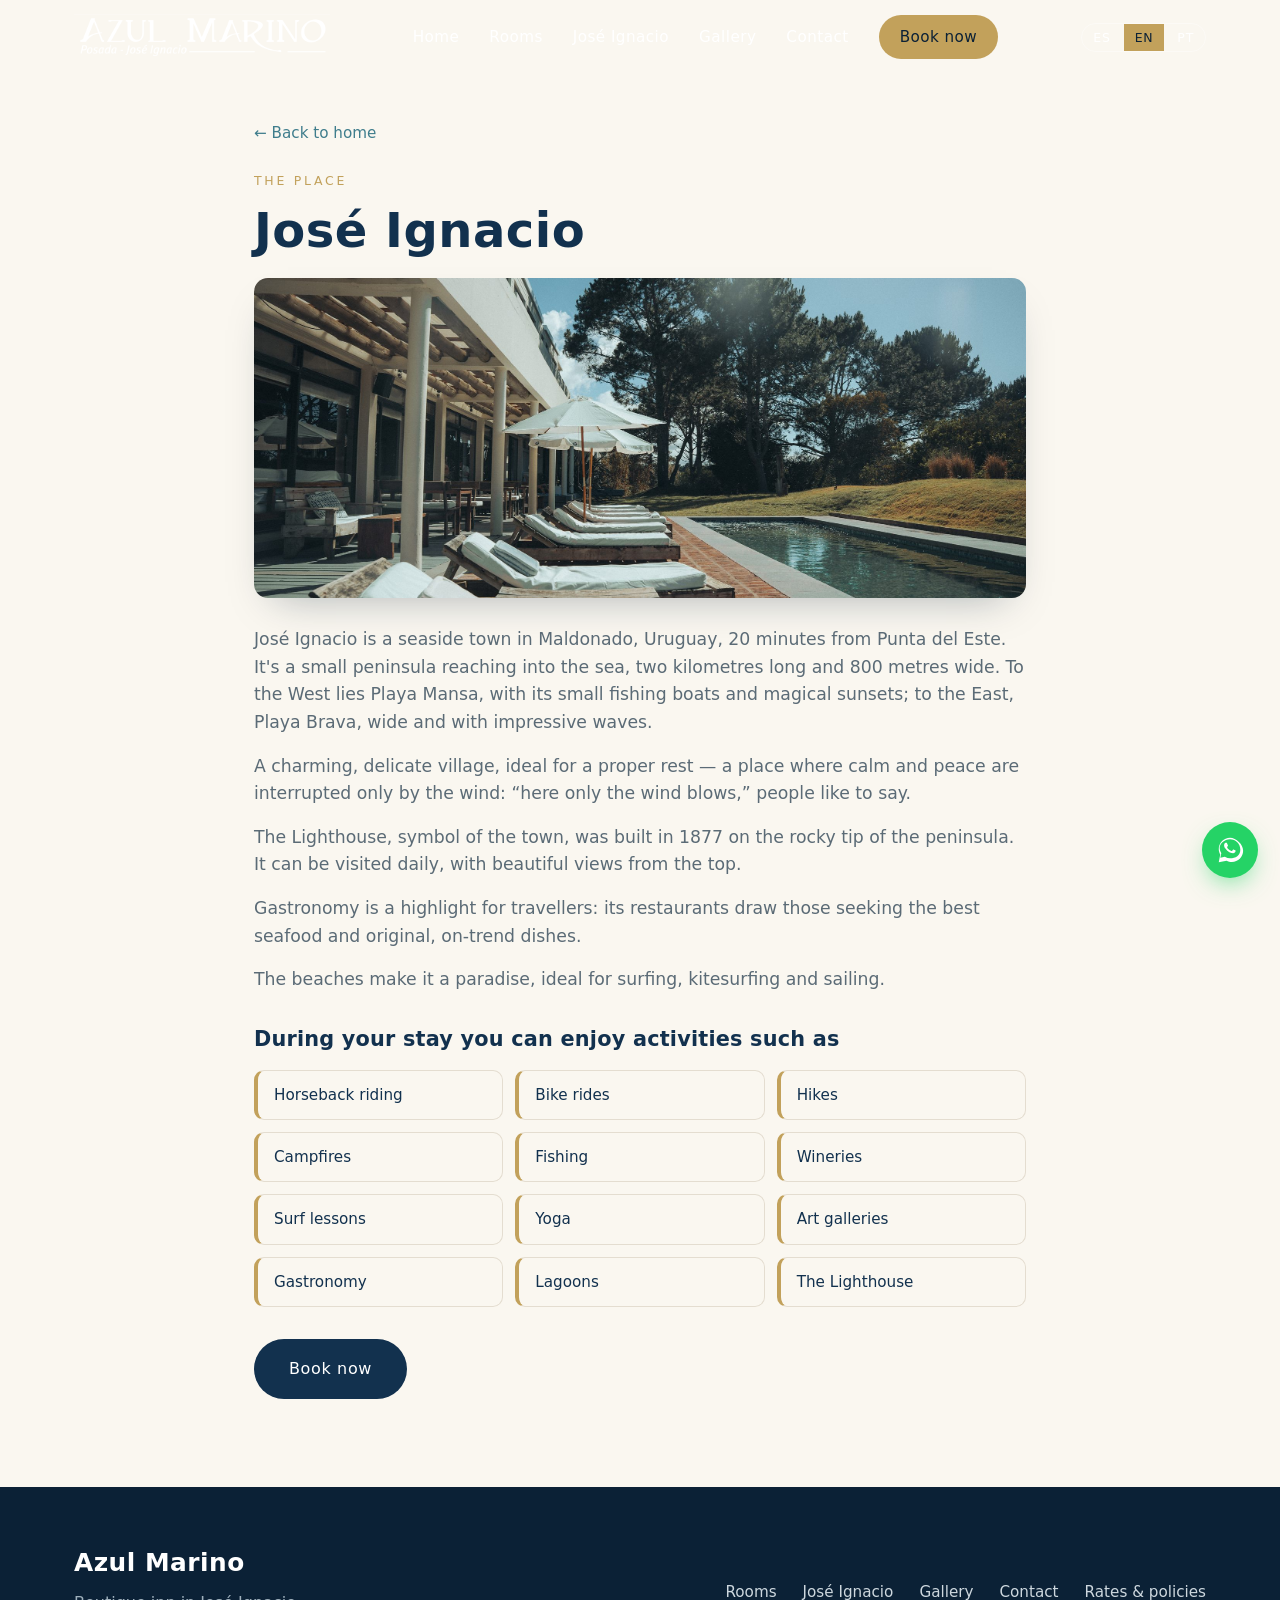
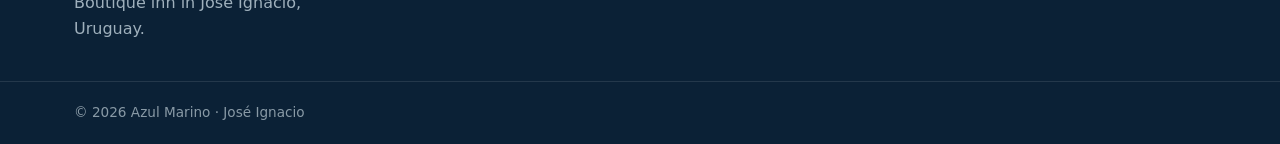
<file: en/jose-ignacio.html>
<!DOCTYPE html>
<html lang="en">
<head>
  <meta charset="UTF-8" />
  <meta name="viewport" content="width=device-width, initial-scale=1.0" />
  <meta name="referrer" content="strict-origin-when-cross-origin" />
  <meta http-equiv="Content-Security-Policy" content="default-src 'self'; script-src 'self'; style-src 'self' 'unsafe-inline' https://fonts.googleapis.com; font-src https://fonts.gstatic.com; img-src 'self' data:; connect-src 'self' https://docs.google.com https://*.googleusercontent.com; frame-src https://www.google.com https://maps.google.com; base-uri 'self'; form-action 'self'; object-src 'none'" />
  <title>José Ignacio · Azul Marino</title>
  <meta name="description" content="José Ignacio, Maldonado, Uruguay: beaches, the Lighthouse, gastronomy and activities. The area around Azul Marino." />
  <link rel="icon" href="../favicon.svg" type="image/svg+xml" />
  <link rel="canonical" href="https://azulmarino.com.uy/en/jose-ignacio.html" />
  <link rel="alternate" hreflang="es" href="https://azulmarino.com.uy/jose-ignacio.html" />
  <link rel="alternate" hreflang="en" href="https://azulmarino.com.uy/en/jose-ignacio.html" />
  <link rel="alternate" hreflang="pt" href="https://azulmarino.com.uy/pt/jose-ignacio.html" />
  <link rel="alternate" hreflang="x-default" href="https://azulmarino.com.uy/jose-ignacio.html" />
  <meta property="og:type" content="website" />
  <meta property="og:site_name" content="Azul Marino" />
  <meta property="og:title" content="José Ignacio · Azul Marino" />
  <meta property="og:description" content="José Ignacio, Maldonado, Uruguay: beaches, the Lighthouse, gastronomy and activities. The area around Azul Marino." />
  <meta property="og:image" content="https://azulmarino.com.uy/assets/hero.jpg" />
  <meta property="og:locale" content="en_US" />
  <meta name="twitter:card" content="summary_large_image" />
  <link href="https://fonts.googleapis.com/css2?family=Montserrat:wght@300;400;500;600;700&display=swap" rel="stylesheet" />
  <link rel="stylesheet" href="../styles.css" />
</head>
<body class="subpage">

  <!-- ============ HEADER ============ -->
  <header class="site-header scrolled" id="header">
    <div class="container header-inner">
      <a href="index.html" class="logo">
        <img src="../assets/logo.png" alt="Azul Marino · Posada José Ignacio" class="logo-img" />
        <span class="logo-text">
          <span class="logo-mark">Azul Marino</span>
          <span class="logo-sub" data-i18n="logo_sub">Inn · José Ignacio</span>
        </span>
      </a>
      <nav class="main-nav" id="mainNav">
        <a href="index.html" data-i18n="nav_home">Home</a>
        <a href="index.html#habitaciones" data-i18n="nav_rooms">Rooms</a>
        <a href="jose-ignacio.html" data-i18n="nav_jose">José Ignacio</a>
        <a href="index.html#galeria" data-i18n="nav_gallery">Gallery</a>
        <a href="index.html#contacto" data-i18n="nav_contact">Contact</a>
        <a href="index.html#reservar" class="btn btn-nav" data-i18n="nav_book">Book now</a>
      </nav>
      <div class="header-right">
        <div class="lang-switch" role="group" aria-label="Idioma">
          <button data-lang="es" class="active">ES</button>
          <button data-lang="en">EN</button>
          <button data-lang="pt">PT</button>
        </div>
        <button class="menu-toggle" id="menuToggle" aria-label="Menú">
          <span></span><span></span><span></span>
        </button>
      </div>
    </div>
  </header>

  <!-- ============ JOSÉ IGNACIO ============ -->
  <main class="section jose-page" id="josePage">
    <div class="container container-narrow">
      <a href="index.html" class="back-link" data-i18n="back_home">← Back to home</a>

      <p class="eyebrow" data-i18n="ji_eyebrow">The place</p>
      <h1 data-i18n="ji_title">José Ignacio</h1>

      <div class="ji-media ph-gal1"></div>

      <div class="ji-text">
        <p data-i18n="ji_p1">José Ignacio is a seaside town in Maldonado, Uruguay, 20 minutes from Punta del Este. It's a small peninsula reaching into the sea, two kilometres long and 800 metres wide. To the West lies Playa Mansa, with its small fishing boats and magical sunsets; to the East, Playa Brava, wide and with impressive waves.</p>
        <p data-i18n="ji_p2">A charming, delicate village, ideal for a proper rest — a place where calm and peace are interrupted only by the wind: “here only the wind blows,” people like to say.</p>
        <p data-i18n="ji_p3">The Lighthouse, symbol of the town, was built in 1877 on the rocky tip of the peninsula. It can be visited daily, with beautiful views from the top.</p>
        <p data-i18n="ji_p4">Gastronomy is a highlight for travellers: its restaurants draw those seeking the best seafood and original, on-trend dishes.</p>
        <p data-i18n="ji_p5">The beaches make it a paradise, ideal for surfing, kitesurfing and sailing.</p>
      </div>

      <h2 class="ji-act-title" data-i18n="ji_activities_title">During your stay you can enjoy activities such as</h2>
      <ul class="ji-activities">
        <li data-i18n="act_1">Horseback riding</li>
        <li data-i18n="act_2">Bike rides</li>
        <li data-i18n="act_3">Hikes</li>
        <li data-i18n="act_4">Campfires</li>
        <li data-i18n="act_5">Fishing</li>
        <li data-i18n="act_6">Wineries</li>
        <li data-i18n="act_7">Surf lessons</li>
        <li data-i18n="act_8">Yoga</li>
        <li data-i18n="act_9">Art galleries</li>
        <li data-i18n="act_10">Gastronomy</li>
        <li data-i18n="act_11">Lagoons</li>
        <li data-i18n="act_12">The Lighthouse</li>
      </ul>

      <a href="index.html#reservar" class="btn btn-primary btn-lg" data-i18n="nav_book">Book now</a>
    </div>
  </main>

  <!-- ============ FOOTER ============ -->
  <footer class="site-footer">
    <div class="container footer-inner">
      <div class="footer-brand">
        <span class="logo-mark">Azul Marino</span>
        <p data-i18n="footer_tag">Boutique inn in José Ignacio, Uruguay.</p>
      </div>
      <div class="footer-links">
        <a href="index.html#habitaciones" data-i18n="nav_rooms">Rooms</a>
        <a href="jose-ignacio.html" data-i18n="nav_jose">José Ignacio</a>
        <a href="index.html#galeria" data-i18n="nav_gallery">Gallery</a>
        <a href="index.html#contacto" data-i18n="nav_contact">Contact</a>
        <a href="politicas.html" data-i18n="nav_rates">Rates &amp; policies</a>
      </div>
    </div>
    <div class="footer-bottom">
      <div class="container"><span>© <span id="year"></span> Azul Marino · José Ignacio</span></div>
    </div>
  </footer>

  <a href="https://wa.me/59898949309" class="whatsapp-float" target="_blank" rel="noopener" aria-label="WhatsApp">
    <svg viewBox="0 0 32 32" width="30" height="30" fill="currentColor"><path d="M16 3C9.4 3 4 8.4 4 15c0 2.1.6 4.1 1.6 5.9L4 29l8.3-1.6c1.7.9 3.7 1.4 5.7 1.4 6.6 0 12-5.4 12-12S22.6 3 16 3zm0 21.8c-1.8 0-3.5-.5-5-1.4l-.4-.2-4.9 1 1-4.8-.2-.4c-1-1.6-1.5-3.4-1.5-5.3C5 9.5 9.9 4.6 16 4.6S27 9.5 27 15.6 22.1 24.8 16 24.8zm6-8.2c-.3-.2-1.9-1-2.2-1.1-.3-.1-.5-.2-.7.2s-.8 1.1-1 1.3c-.2.2-.4.2-.7.1-.3-.2-1.4-.5-2.6-1.6-1-.9-1.6-1.9-1.8-2.3-.2-.3 0-.5.1-.7.1-.1.3-.4.4-.5.1-.2.2-.3.3-.5.1-.2 0-.4 0-.5-.1-.2-.7-1.7-1-2.3-.3-.6-.5-.5-.7-.5h-.6c-.2 0-.5.1-.8.4-.3.3-1 1-1 2.5s1.1 2.9 1.2 3.1c.2.2 2.1 3.2 5.1 4.5.7.3 1.3.5 1.7.6.7.2 1.4.2 1.9.1.6-.1 1.9-.8 2.1-1.5.3-.7.3-1.4.2-1.5-.1-.2-.3-.3-.6-.4z"/></svg>
  </a>

  <script src="../config.js"></script>
  <script src="../script.js"></script>
</body>
</html>
</file>
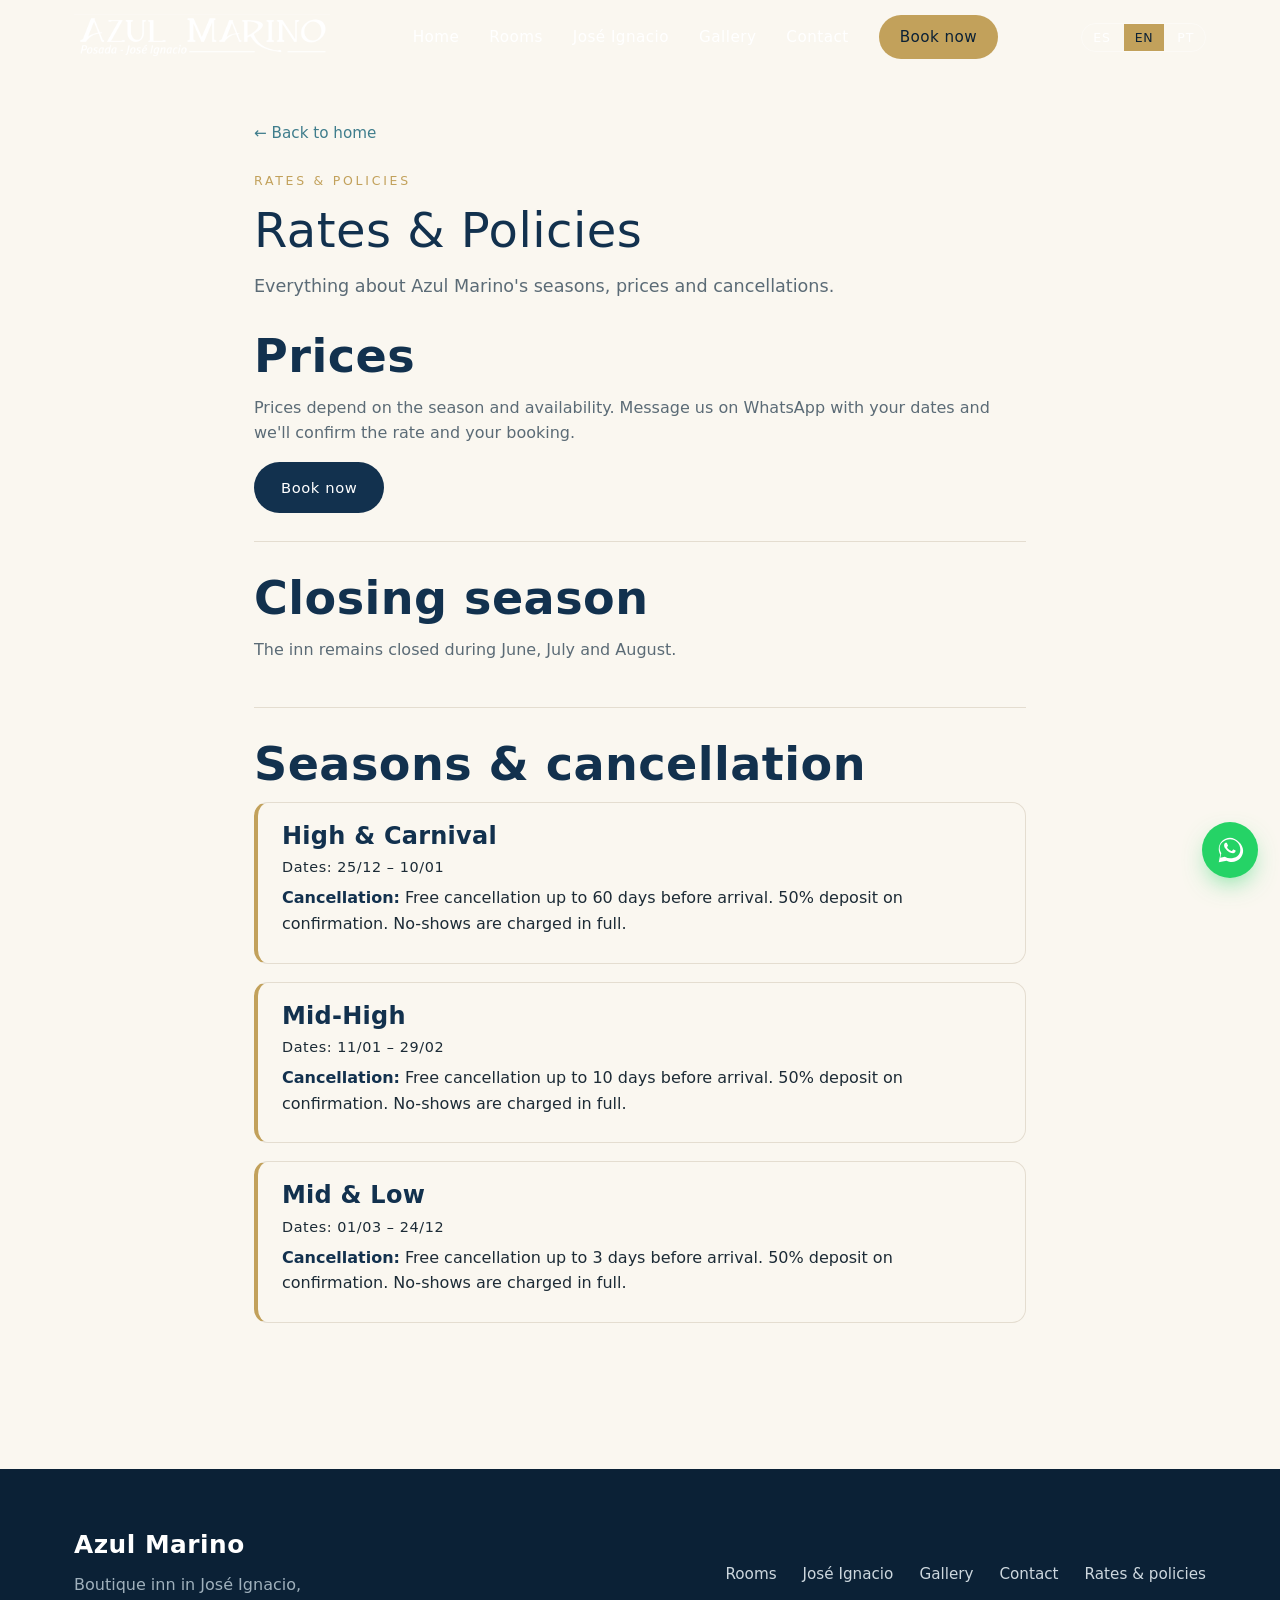
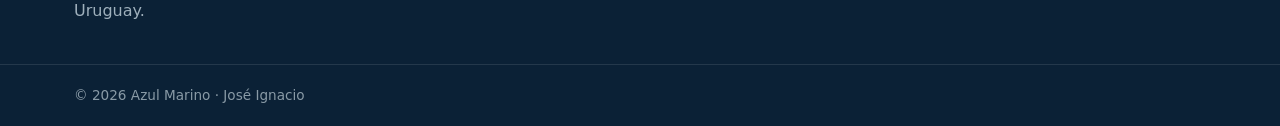
<file: en/politicas.html>
<!DOCTYPE html>
<html lang="en">
<head>
  <meta charset="UTF-8" />
  <meta name="viewport" content="width=device-width, initial-scale=1.0" />
  <meta name="referrer" content="strict-origin-when-cross-origin" />
  <meta http-equiv="Content-Security-Policy" content="default-src 'self'; script-src 'self'; style-src 'self' 'unsafe-inline' https://fonts.googleapis.com; font-src https://fonts.gstatic.com; img-src 'self' data:; connect-src 'self' https://docs.google.com https://*.googleusercontent.com; frame-src https://www.google.com https://maps.google.com; base-uri 'self'; form-action 'self'; object-src 'none'" />
  <title>Rates &amp; Policies · Azul Marino</title>
  <meta name="description" content="Seasons, prices and cancellation policies at Azul Marino, inn in José Ignacio." />
  <link rel="icon" href="../favicon.svg" type="image/svg+xml" />
  <link rel="canonical" href="https://azulmarino.com.uy/en/politicas.html" />
  <link rel="alternate" hreflang="es" href="https://azulmarino.com.uy/politicas.html" />
  <link rel="alternate" hreflang="en" href="https://azulmarino.com.uy/en/politicas.html" />
  <link rel="alternate" hreflang="pt" href="https://azulmarino.com.uy/pt/politicas.html" />
  <link rel="alternate" hreflang="x-default" href="https://azulmarino.com.uy/politicas.html" />
  <meta property="og:type" content="website" />
  <meta property="og:site_name" content="Azul Marino" />
  <meta property="og:title" content="Rates &amp; Policies · Azul Marino" />
  <meta property="og:description" content="Seasons, prices and cancellation policies at Azul Marino, inn in José Ignacio." />
  <meta property="og:image" content="https://azulmarino.com.uy/assets/hero.jpg" />
  <meta property="og:locale" content="en_US" />
  <meta name="twitter:card" content="summary_large_image" />
  <link rel="preconnect" href="https://fonts.googleapis.com" />
  <link rel="preconnect" href="https://fonts.gstatic.com" crossorigin />
  <link href="https://fonts.googleapis.com/css2?family=Montserrat:wght@300;400;500;600;700&display=swap" rel="stylesheet" />
  <link rel="stylesheet" href="../styles.css" />
</head>
<body class="subpage">

  <!-- ============ HEADER ============ -->
  <header class="site-header scrolled" id="header">
    <div class="container header-inner">
      <a href="index.html" class="logo">
        <img src="../assets/logo.png" alt="Azul Marino · Posada José Ignacio" class="logo-img" />
        <span class="logo-text">
          <span class="logo-mark">Azul Marino</span>
          <span class="logo-sub" data-i18n="logo_sub">Inn · José Ignacio</span>
        </span>
      </a>
      <nav class="main-nav" id="mainNav">
        <a href="index.html" data-i18n="nav_home">Home</a>
        <a href="index.html#habitaciones" data-i18n="nav_rooms">Rooms</a>
        <a href="jose-ignacio.html" data-i18n="nav_jose">José Ignacio</a>
        <a href="index.html#galeria" data-i18n="nav_gallery">Gallery</a>
        <a href="index.html#contacto" data-i18n="nav_contact">Contact</a>
        <a href="index.html#reservar" class="btn btn-nav" data-i18n="nav_book">Book now</a>
      </nav>
      <div class="header-right">
        <div class="lang-switch" role="group" aria-label="Idioma">
          <button data-lang="es" class="active">ES</button>
          <button data-lang="en">EN</button>
          <button data-lang="pt">PT</button>
        </div>
        <button class="menu-toggle" id="menuToggle" aria-label="Menú">
          <span></span><span></span><span></span>
        </button>
      </div>
    </div>
  </header>

  <!-- ============ TARIFAS Y POLÍTICAS ============ -->
  <main class="section policies-page" id="policiesPage">
    <div class="container container-narrow">
      <a href="index.html" class="back-link" data-i18n="back_home">← Back to home</a>

      <p class="eyebrow" data-i18n="pol_title">Rates &amp; Policies</p>
      <h1 data-i18n="pol_title">Rates &amp; Policies</h1>
      <p class="section-lead-left" data-i18n="pol_intro">Everything about Azul Marino's seasons, prices and cancellations.</p>

      <div class="pol-block">
        <h2 data-i18n="pol_price_title">Prices</h2>
        <p data-i18n="pol_price_text">Prices depend on the season and availability. Message us on WhatsApp with your dates and we'll confirm the rate and your booking.</p>
        <a href="index.html#reservar" class="btn btn-primary" data-i18n="nav_book">Book now</a>
      </div>

      <div class="pol-block">
        <h2 data-i18n="pol_closed_title">Closing season</h2>
        <p data-i18n="pol_closed_text">The inn remains closed during June, July and August.</p>
      </div>

      <div class="pol-block">
        <h2 data-i18n="pol_seasons_title">Seasons &amp; cancellation</h2>
        <div class="pol-seasons" id="polSeasons"></div>
      </div>
    </div>
  </main>

  <!-- ============ FOOTER ============ -->
  <footer class="site-footer">
    <div class="container footer-inner">
      <div class="footer-brand">
        <span class="logo-mark">Azul Marino</span>
        <p data-i18n="footer_tag">Boutique inn in José Ignacio, Uruguay.</p>
      </div>
      <div class="footer-links">
        <a href="index.html#habitaciones" data-i18n="nav_rooms">Rooms</a>
        <a href="jose-ignacio.html" data-i18n="nav_jose">José Ignacio</a>
        <a href="index.html#galeria" data-i18n="nav_gallery">Gallery</a>
        <a href="index.html#contacto" data-i18n="nav_contact">Contact</a>
        <a href="politicas.html" data-i18n="nav_rates">Rates &amp; policies</a>
      </div>
    </div>
    <div class="footer-bottom">
      <div class="container"><span>© <span id="year"></span> Azul Marino · José Ignacio</span></div>
    </div>
  </footer>

  <a href="https://wa.me/59898949309" class="whatsapp-float" target="_blank" rel="noopener" aria-label="WhatsApp">
    <svg viewBox="0 0 32 32" width="30" height="30" fill="currentColor"><path d="M16 3C9.4 3 4 8.4 4 15c0 2.1.6 4.1 1.6 5.9L4 29l8.3-1.6c1.7.9 3.7 1.4 5.7 1.4 6.6 0 12-5.4 12-12S22.6 3 16 3zm0 21.8c-1.8 0-3.5-.5-5-1.4l-.4-.2-4.9 1 1-4.8-.2-.4c-1-1.6-1.5-3.4-1.5-5.3C5 9.5 9.9 4.6 16 4.6S27 9.5 27 15.6 22.1 24.8 16 24.8zm6-8.2c-.3-.2-1.9-1-2.2-1.1-.3-.1-.5-.2-.7.2s-.8 1.1-1 1.3c-.2.2-.4.2-.7.1-.3-.2-1.4-.5-2.6-1.6-1-.9-1.6-1.9-1.8-2.3-.2-.3 0-.5.1-.7.1-.1.3-.4.4-.5.1-.2.2-.3.3-.5.1-.2 0-.4 0-.5-.1-.2-.7-1.7-1-2.3-.3-.6-.5-.5-.7-.5h-.6c-.2 0-.5.1-.8.4-.3.3-1 1-1 2.5s1.1 2.9 1.2 3.1c.2.2 2.1 3.2 5.1 4.5.7.3 1.3.5 1.7.6.7.2 1.4.2 1.9.1.6-.1 1.9-.8 2.1-1.5.3-.7.3-1.4.2-1.5-.1-.2-.3-.3-.6-.4z"/></svg>
  </a>

  <script src="../config.js"></script>
  <script src="../script.js"></script>
</body>
</html>
</file>
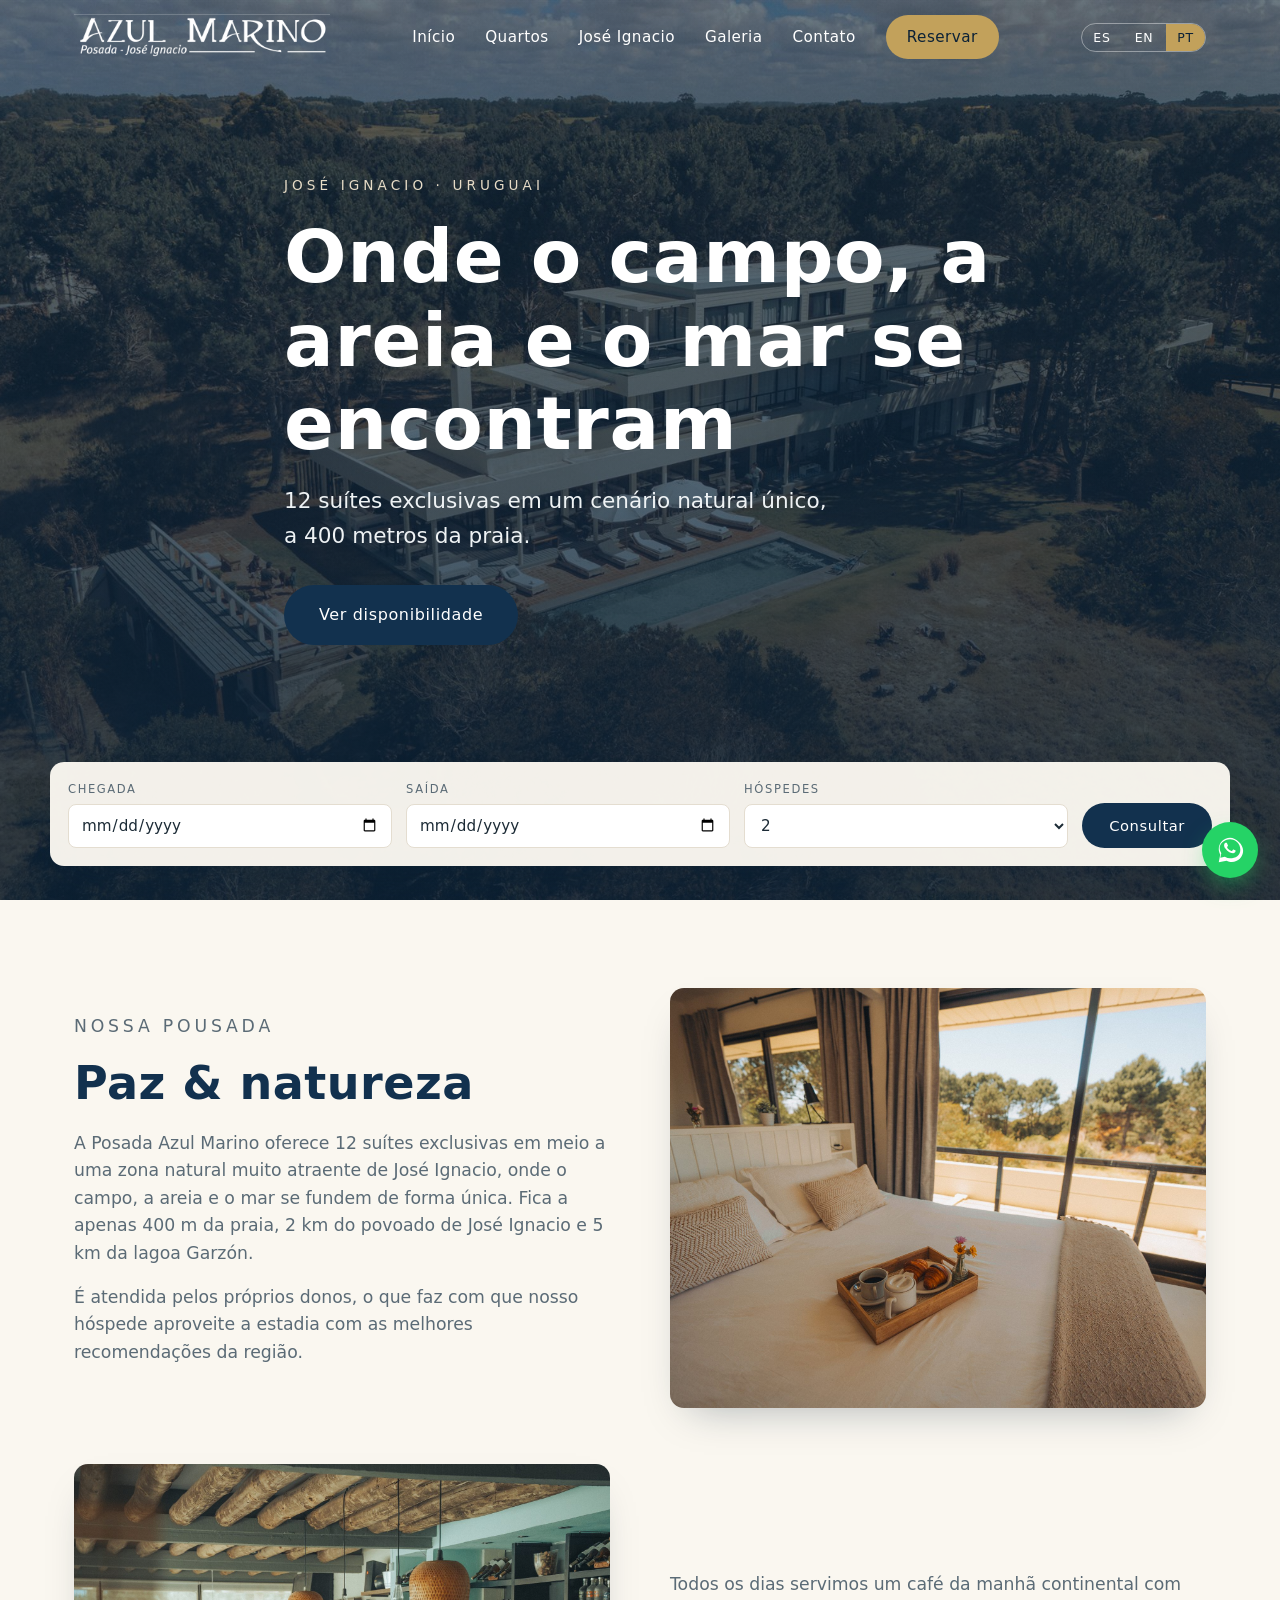
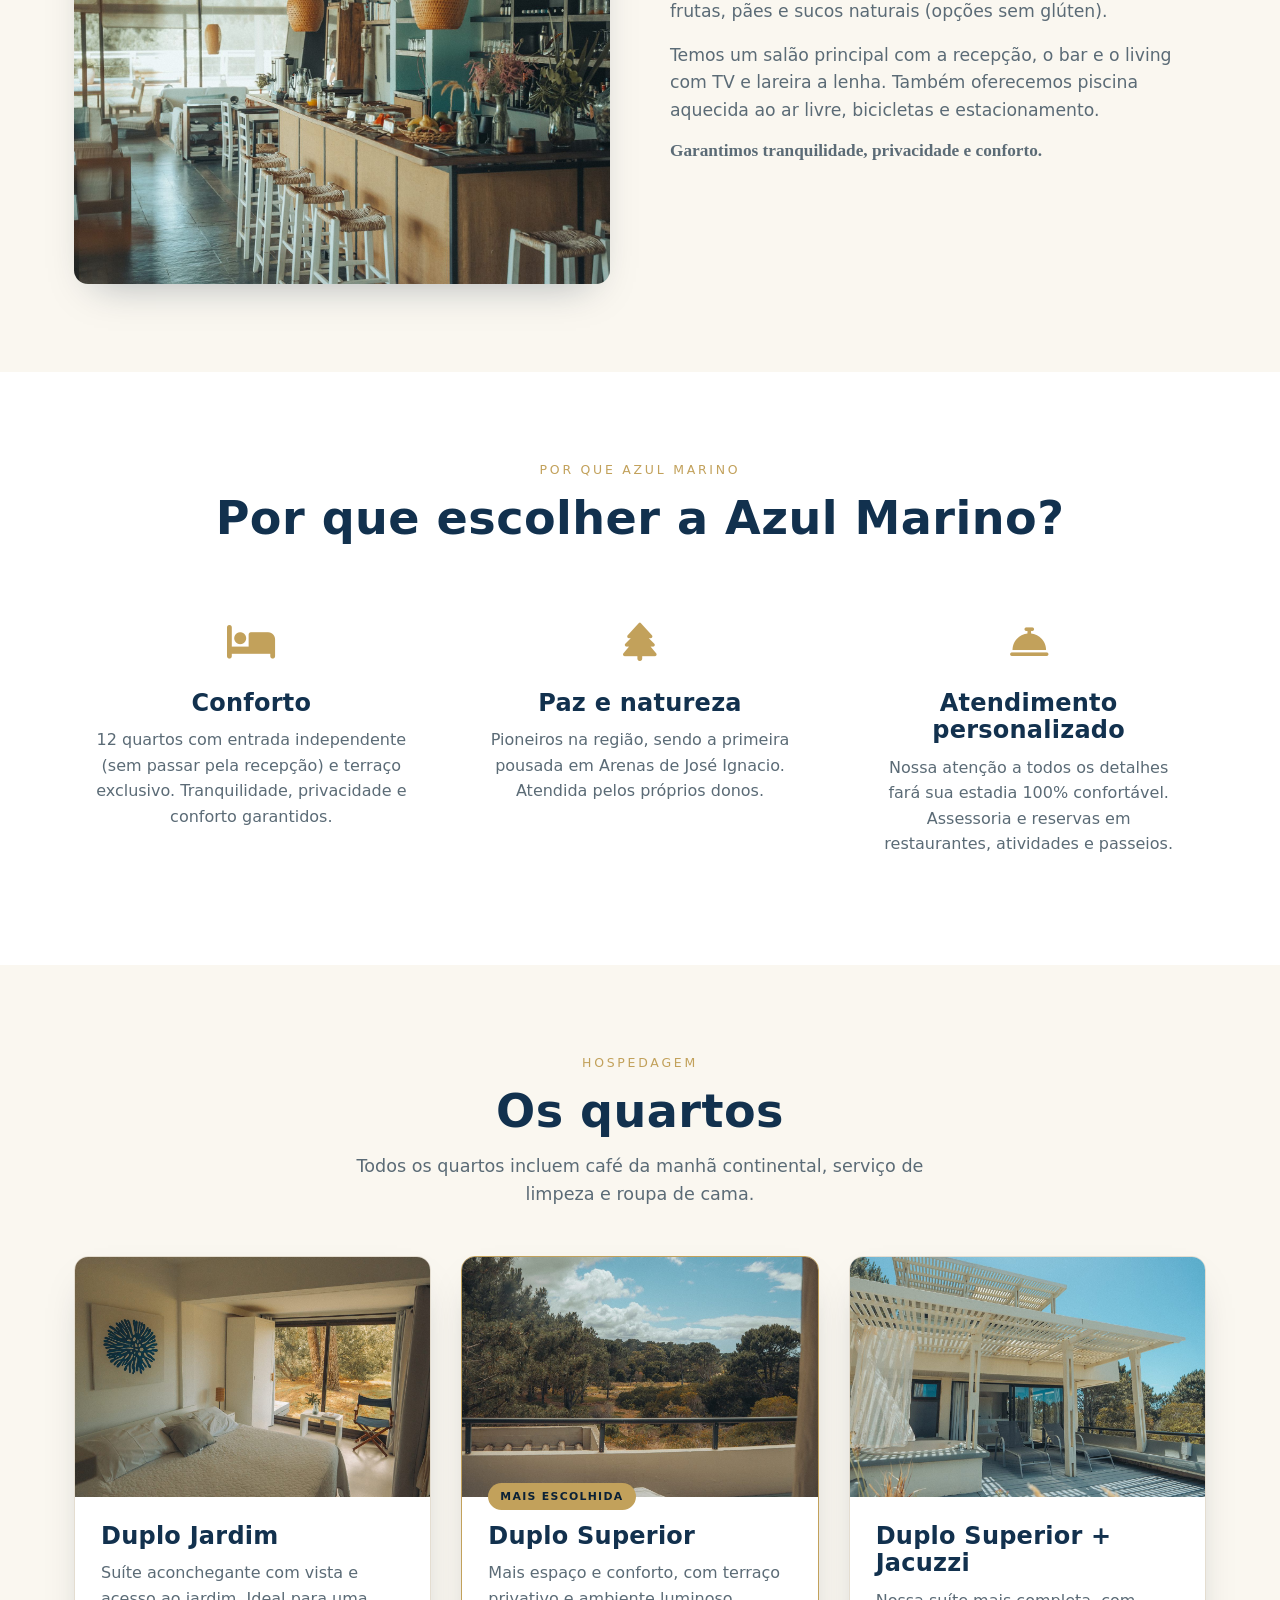
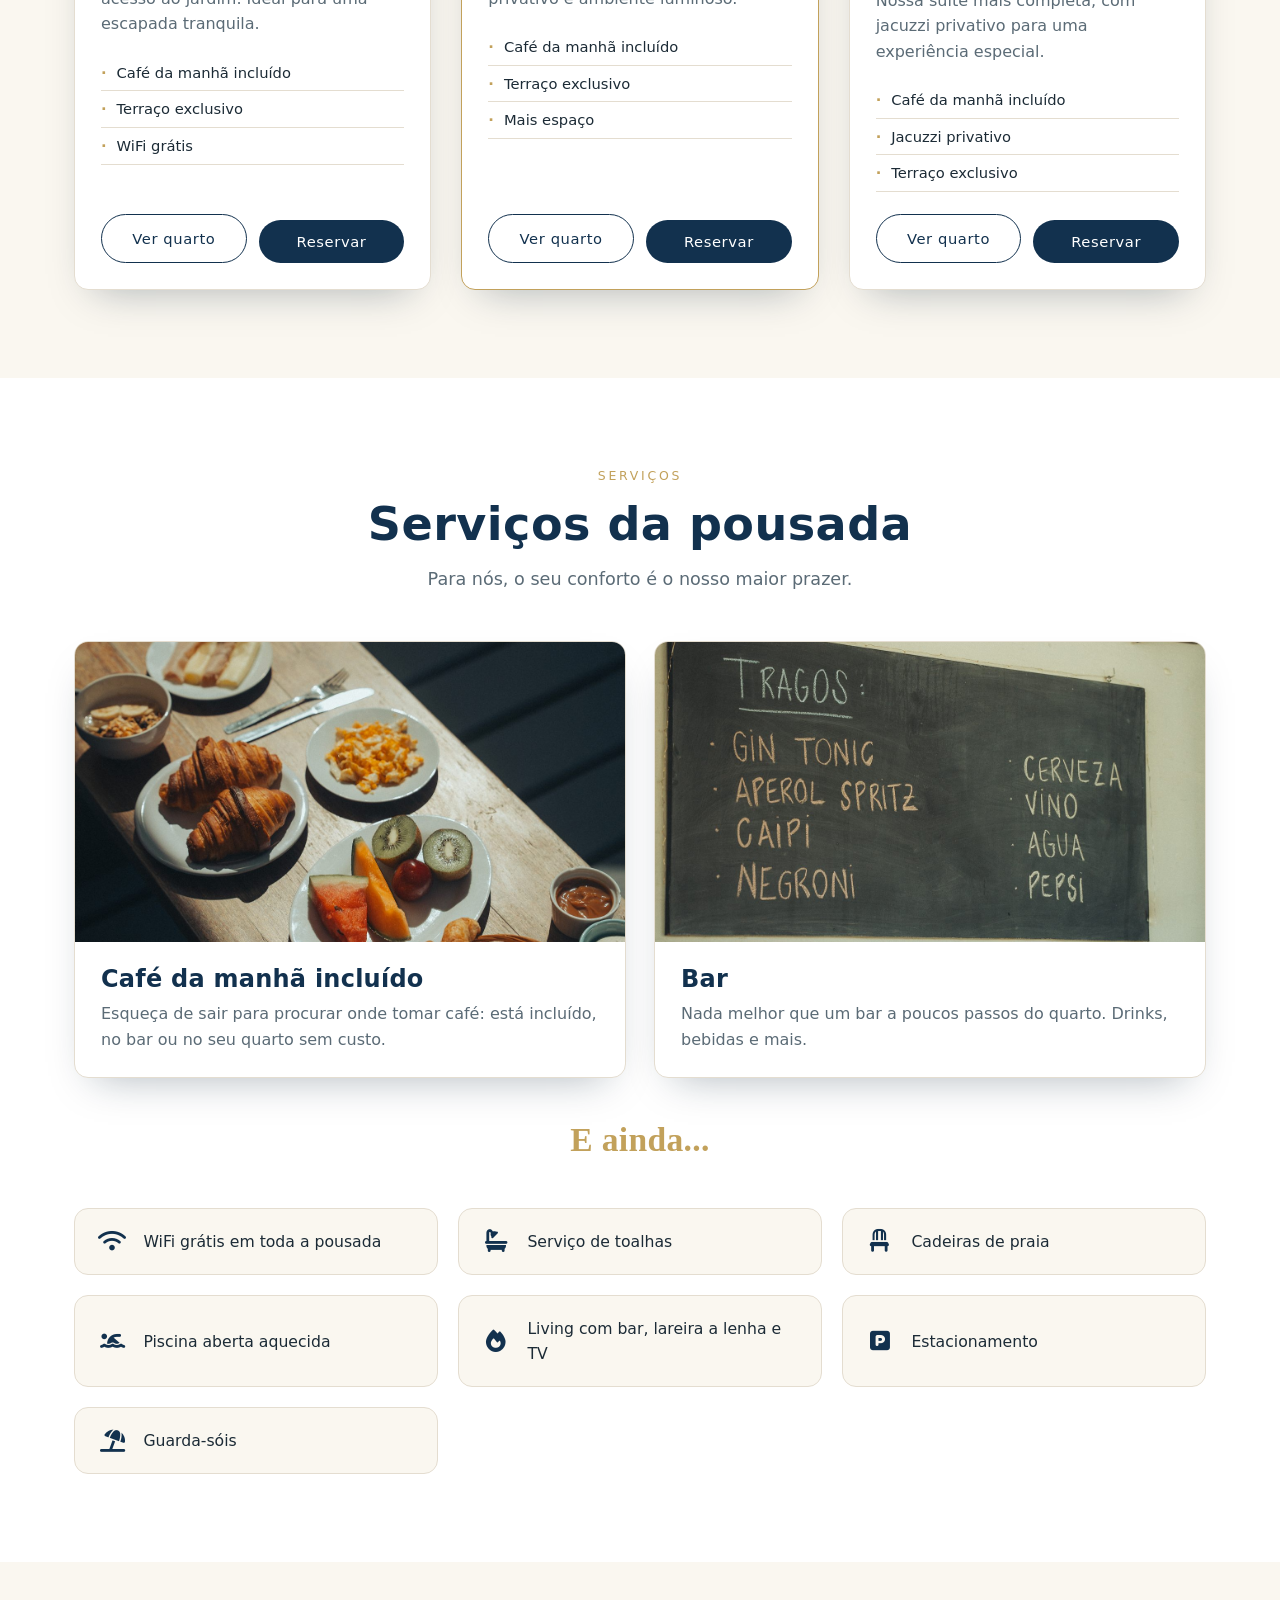
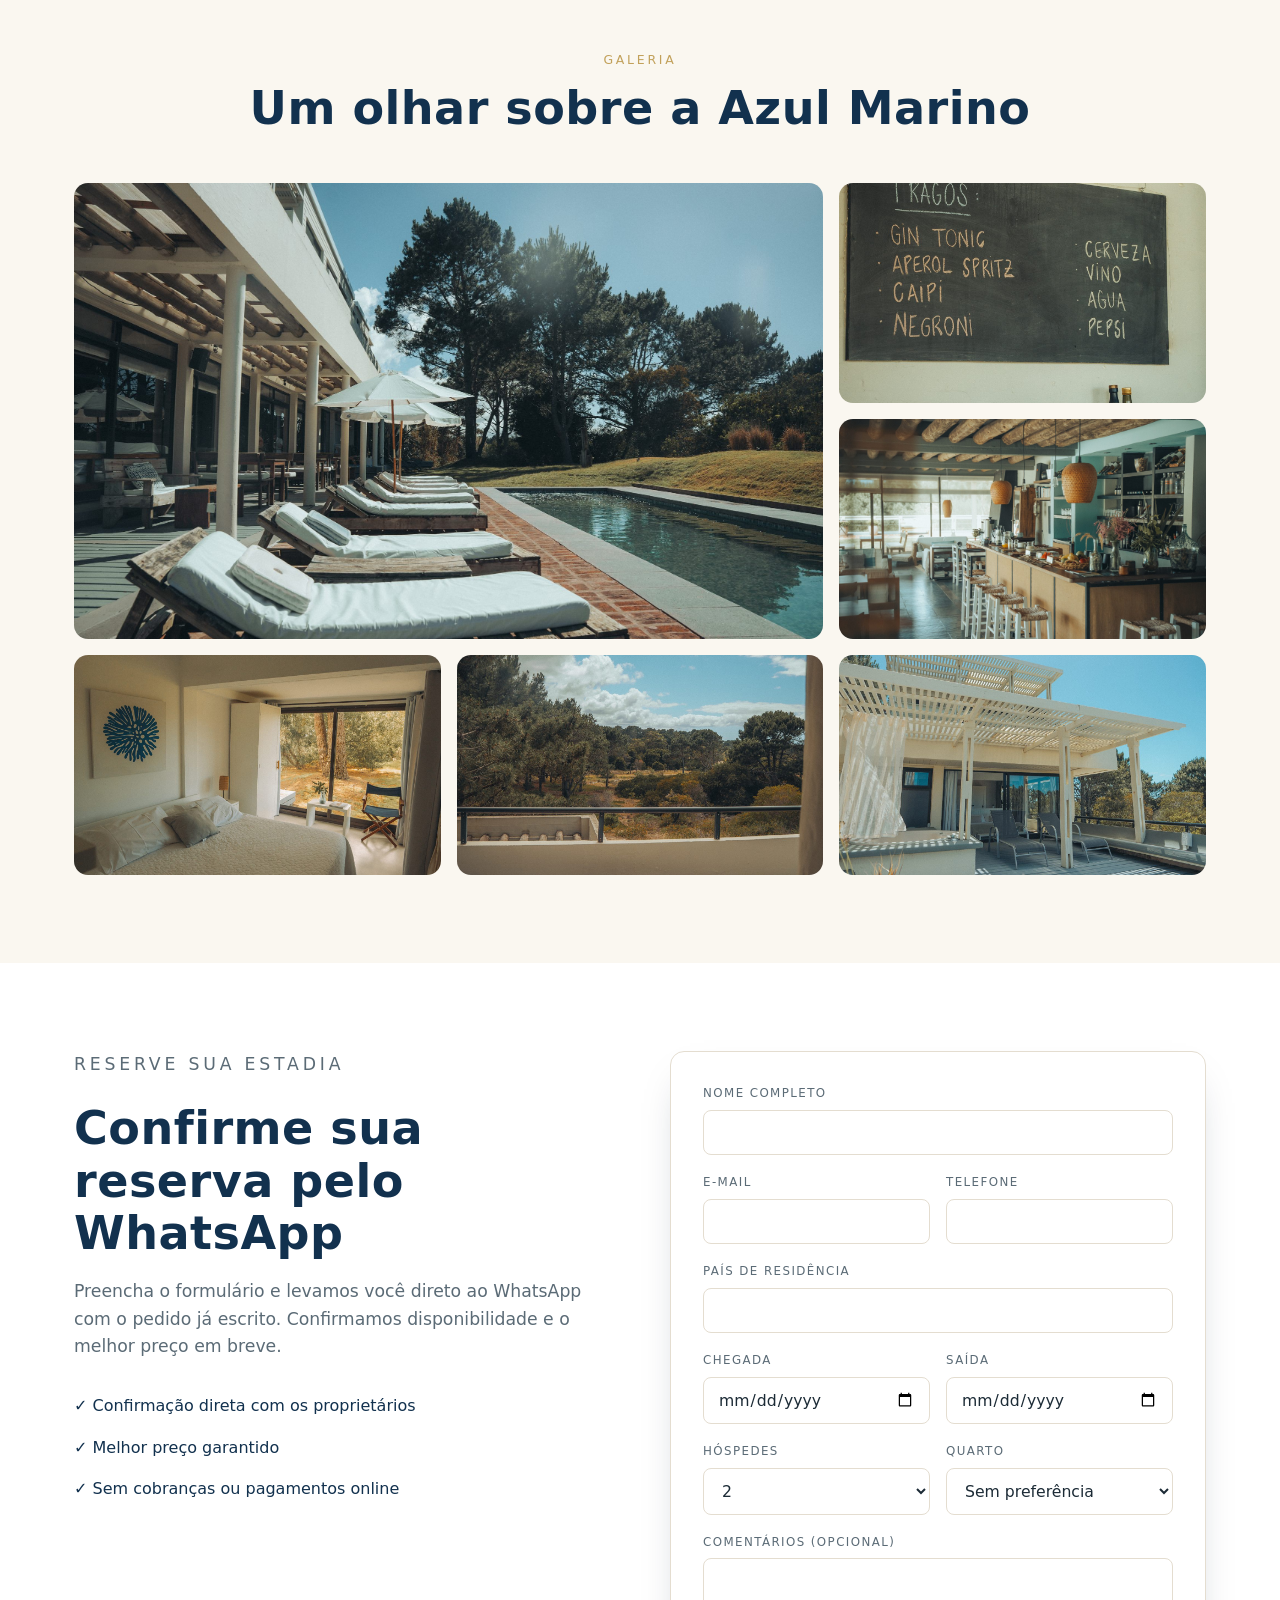
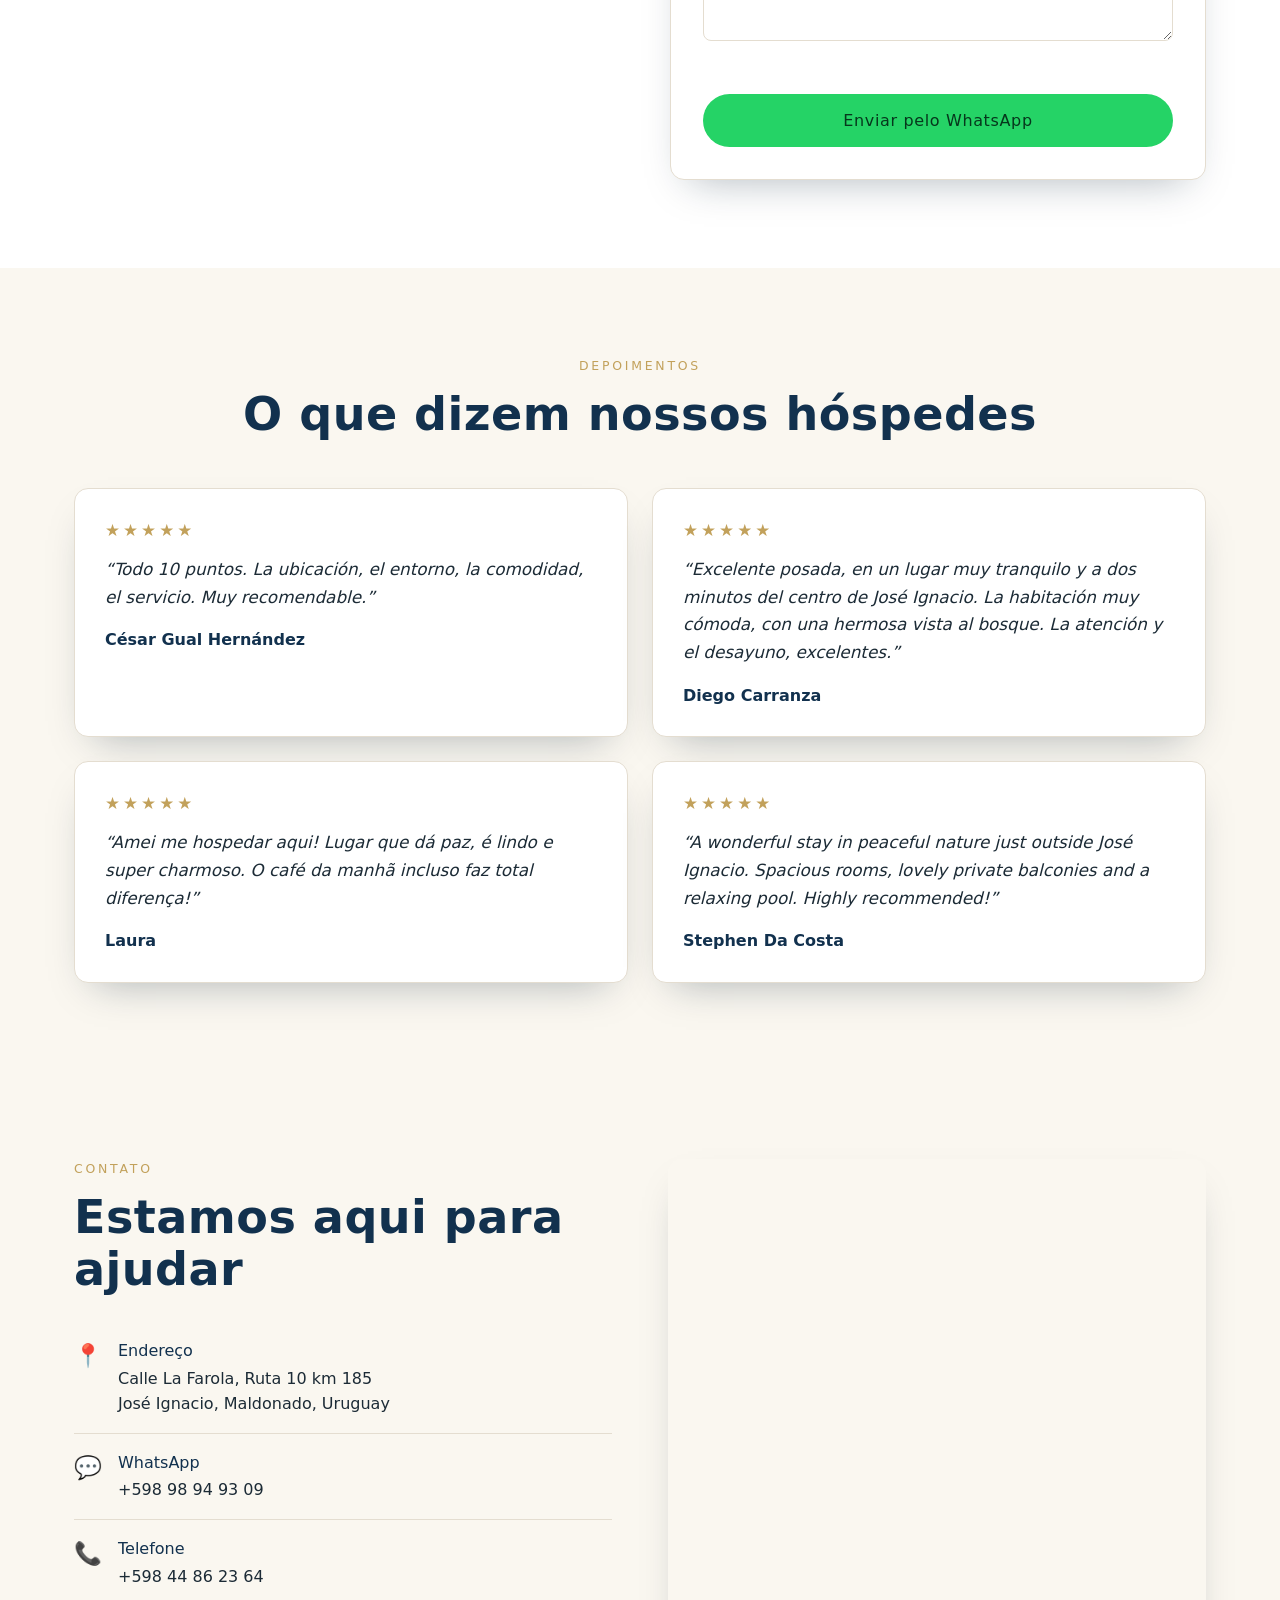
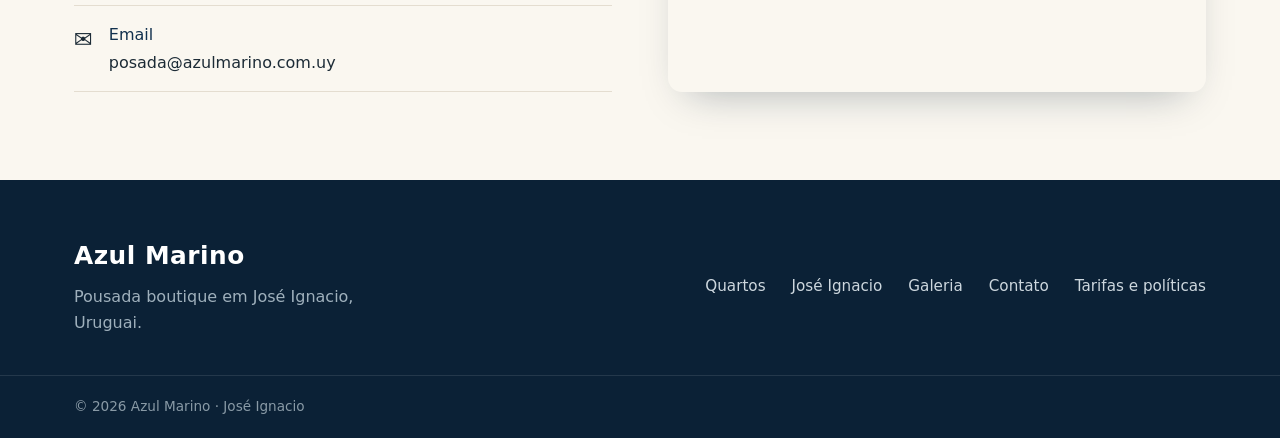
<file: pt/habitacion.html>
<!DOCTYPE html>
<html lang="pt">
<head>
  <meta charset="UTF-8" />
  <meta name="viewport" content="width=device-width, initial-scale=1.0" />
  <meta name="referrer" content="strict-origin-when-cross-origin" />
  <meta http-equiv="Content-Security-Policy" content="default-src 'self'; script-src 'self'; style-src 'self' 'unsafe-inline' https://fonts.googleapis.com; font-src https://fonts.gstatic.com; img-src 'self' data:; connect-src 'self' https://docs.google.com https://*.googleusercontent.com; frame-src https://www.google.com https://maps.google.com; base-uri 'self'; form-action 'self'; object-src 'none'" />
  <title>Quarto · Azul Marino</title>
  <meta name="description" content="Suítes da Azul Marino, pousada boutique em José Ignacio." />
  <link rel="icon" href="../favicon.svg" type="image/svg+xml" />
  <link rel="canonical" href="https://azulmarino.com.uy/pt/habitacion.html" />
  <link rel="alternate" hreflang="es" href="https://azulmarino.com.uy/habitacion.html" />
  <link rel="alternate" hreflang="en" href="https://azulmarino.com.uy/en/habitacion.html" />
  <link rel="alternate" hreflang="pt" href="https://azulmarino.com.uy/pt/habitacion.html" />
  <link rel="alternate" hreflang="x-default" href="https://azulmarino.com.uy/habitacion.html" />
  <meta property="og:type" content="website" />
  <meta property="og:site_name" content="Azul Marino" />
  <meta property="og:title" content="Quarto · Azul Marino" />
  <meta property="og:description" content="Suítes da Azul Marino, pousada boutique em José Ignacio." />
  <meta property="og:image" content="https://azulmarino.com.uy/assets/hero.jpg" />
  <meta property="og:locale" content="pt_BR" />
  <meta name="twitter:card" content="summary_large_image" />
  <link rel="preconnect" href="https://fonts.googleapis.com" />
  <link rel="preconnect" href="https://fonts.gstatic.com" crossorigin />
  <link href="https://fonts.googleapis.com/css2?family=Montserrat:wght@300;400;500;600;700&display=swap" rel="stylesheet" />
  <link rel="stylesheet" href="../styles.css" />
</head>
<body class="subpage">

  <!-- ============ HEADER ============ -->
  <header class="site-header scrolled" id="header">
    <div class="container header-inner">
      <a href="index.html" class="logo">
        <img src="../assets/logo.png" alt="Azul Marino · Posada José Ignacio" class="logo-img" />
        <span class="logo-text">
          <span class="logo-mark">Azul Marino</span>
          <span class="logo-sub" data-i18n="logo_sub">Pousada · José Ignacio</span>
        </span>
      </a>
      <nav class="main-nav" id="mainNav">
        <a href="index.html" data-i18n="nav_home">Início</a>
        <a href="index.html#habitaciones" data-i18n="nav_rooms">Quartos</a>
        <a href="jose-ignacio.html" data-i18n="nav_jose">José Ignacio</a>
        <a href="index.html#galeria" data-i18n="nav_gallery">Galeria</a>
        <a href="index.html#contacto" data-i18n="nav_contact">Contato</a>
        <a href="index.html#reservar" class="btn btn-nav" data-i18n="nav_book">Reservar</a>
      </nav>
      <div class="header-right">
        <div class="lang-switch" role="group" aria-label="Idioma">
          <button data-lang="es" class="active">ES</button>
          <button data-lang="en">EN</button>
          <button data-lang="pt">PT</button>
        </div>
        <button class="menu-toggle" id="menuToggle" aria-label="Menú">
          <span></span><span></span><span></span>
        </button>
      </div>
    </div>
  </header>

  <!-- ============ HABITACIÓN ============ -->
  <main class="section room-page" id="roomPage">
    <div class="container">
      <a href="index.html#habitaciones" class="back-link" data-i18n="back_home">← Voltar ao início</a>

      <div class="room-detail">
        <!-- Galería -->
        <div class="rp-gallery">
          <div class="rp-main-wrap">
            <div class="rp-main" id="rpMain"></div>
            <button class="rp-arrow rp-prev" id="rpPrev" aria-label="Anterior">‹</button>
            <button class="rp-arrow rp-next" id="rpNext" aria-label="Siguiente">›</button>
          </div>
          <div class="rp-thumbs" id="rpThumbs"></div>
        </div>

        <!-- Info -->
        <div class="rp-info">
          <p class="eyebrow" data-i18n="rooms_eyebrow">Hospedagem</p>
          <h1 id="rpTitle">Habitación</h1>
          <p class="rp-desc" id="rpDesc"></p>

          <h3 class="rp-amen-title" data-i18n="room_amen_title">Comodidades da suíte</h3>
          <ul class="rp-amenities" id="rpAmenities"></ul>

          <a href="index.html#reservar" class="btn btn-whatsapp btn-lg" id="rpBook" data-i18n="room_book">Reservar esta suíte</a>
        </div>
      </div>
    </div>
  </main>

  <!-- Lightbox -->
  <div class="lightbox" id="lightbox">
    <button class="lb-arrow lb-prev" id="lbPrev" aria-label="Anterior">‹</button>
    <img id="lbImg" src="" alt="" />
    <button class="lb-arrow lb-next" id="lbNext" aria-label="Siguiente">›</button>
    <span class="lb-close">×</span>
  </div>

  <!-- ============ FOOTER ============ -->
  <footer class="site-footer">
    <div class="container footer-inner">
      <div class="footer-brand">
        <span class="logo-mark">Azul Marino</span>
        <p data-i18n="footer_tag">Pousada boutique em José Ignacio, Uruguai.</p>
      </div>
      <div class="footer-links">
        <a href="index.html#habitaciones" data-i18n="nav_rooms">Quartos</a>
        <a href="jose-ignacio.html" data-i18n="nav_jose">José Ignacio</a>
        <a href="index.html#galeria" data-i18n="nav_gallery">Galeria</a>
        <a href="index.html#contacto" data-i18n="nav_contact">Contato</a>
        <a href="politicas.html" data-i18n="nav_rates">Tarifas e políticas</a>
      </div>
    </div>
    <div class="footer-bottom">
      <div class="container"><span>© <span id="year"></span> Azul Marino · José Ignacio</span></div>
    </div>
  </footer>

  <a href="https://wa.me/59898949309" class="whatsapp-float" target="_blank" rel="noopener" aria-label="WhatsApp">
    <svg viewBox="0 0 32 32" width="30" height="30" fill="currentColor"><path d="M16 3C9.4 3 4 8.4 4 15c0 2.1.6 4.1 1.6 5.9L4 29l8.3-1.6c1.7.9 3.7 1.4 5.7 1.4 6.6 0 12-5.4 12-12S22.6 3 16 3zm0 21.8c-1.8 0-3.5-.5-5-1.4l-.4-.2-4.9 1 1-4.8-.2-.4c-1-1.6-1.5-3.4-1.5-5.3C5 9.5 9.9 4.6 16 4.6S27 9.5 27 15.6 22.1 24.8 16 24.8zm6-8.2c-.3-.2-1.9-1-2.2-1.1-.3-.1-.5-.2-.7.2s-.8 1.1-1 1.3c-.2.2-.4.2-.7.1-.3-.2-1.4-.5-2.6-1.6-1-.9-1.6-1.9-1.8-2.3-.2-.3 0-.5.1-.7.1-.1.3-.4.4-.5.1-.2.2-.3.3-.5.1-.2 0-.4 0-.5-.1-.2-.7-1.7-1-2.3-.3-.6-.5-.5-.7-.5h-.6c-.2 0-.5.1-.8.4-.3.3-1 1-1 2.5s1.1 2.9 1.2 3.1c.2.2 2.1 3.2 5.1 4.5.7.3 1.3.5 1.7.6.7.2 1.4.2 1.9.1.6-.1 1.9-.8 2.1-1.5.3-.7.3-1.4.2-1.5-.1-.2-.3-.3-.6-.4z"/></svg>
  </a>

  <script src="../config.js"></script>
  <script src="../script.js"></script>
</body>
</html>
</file>
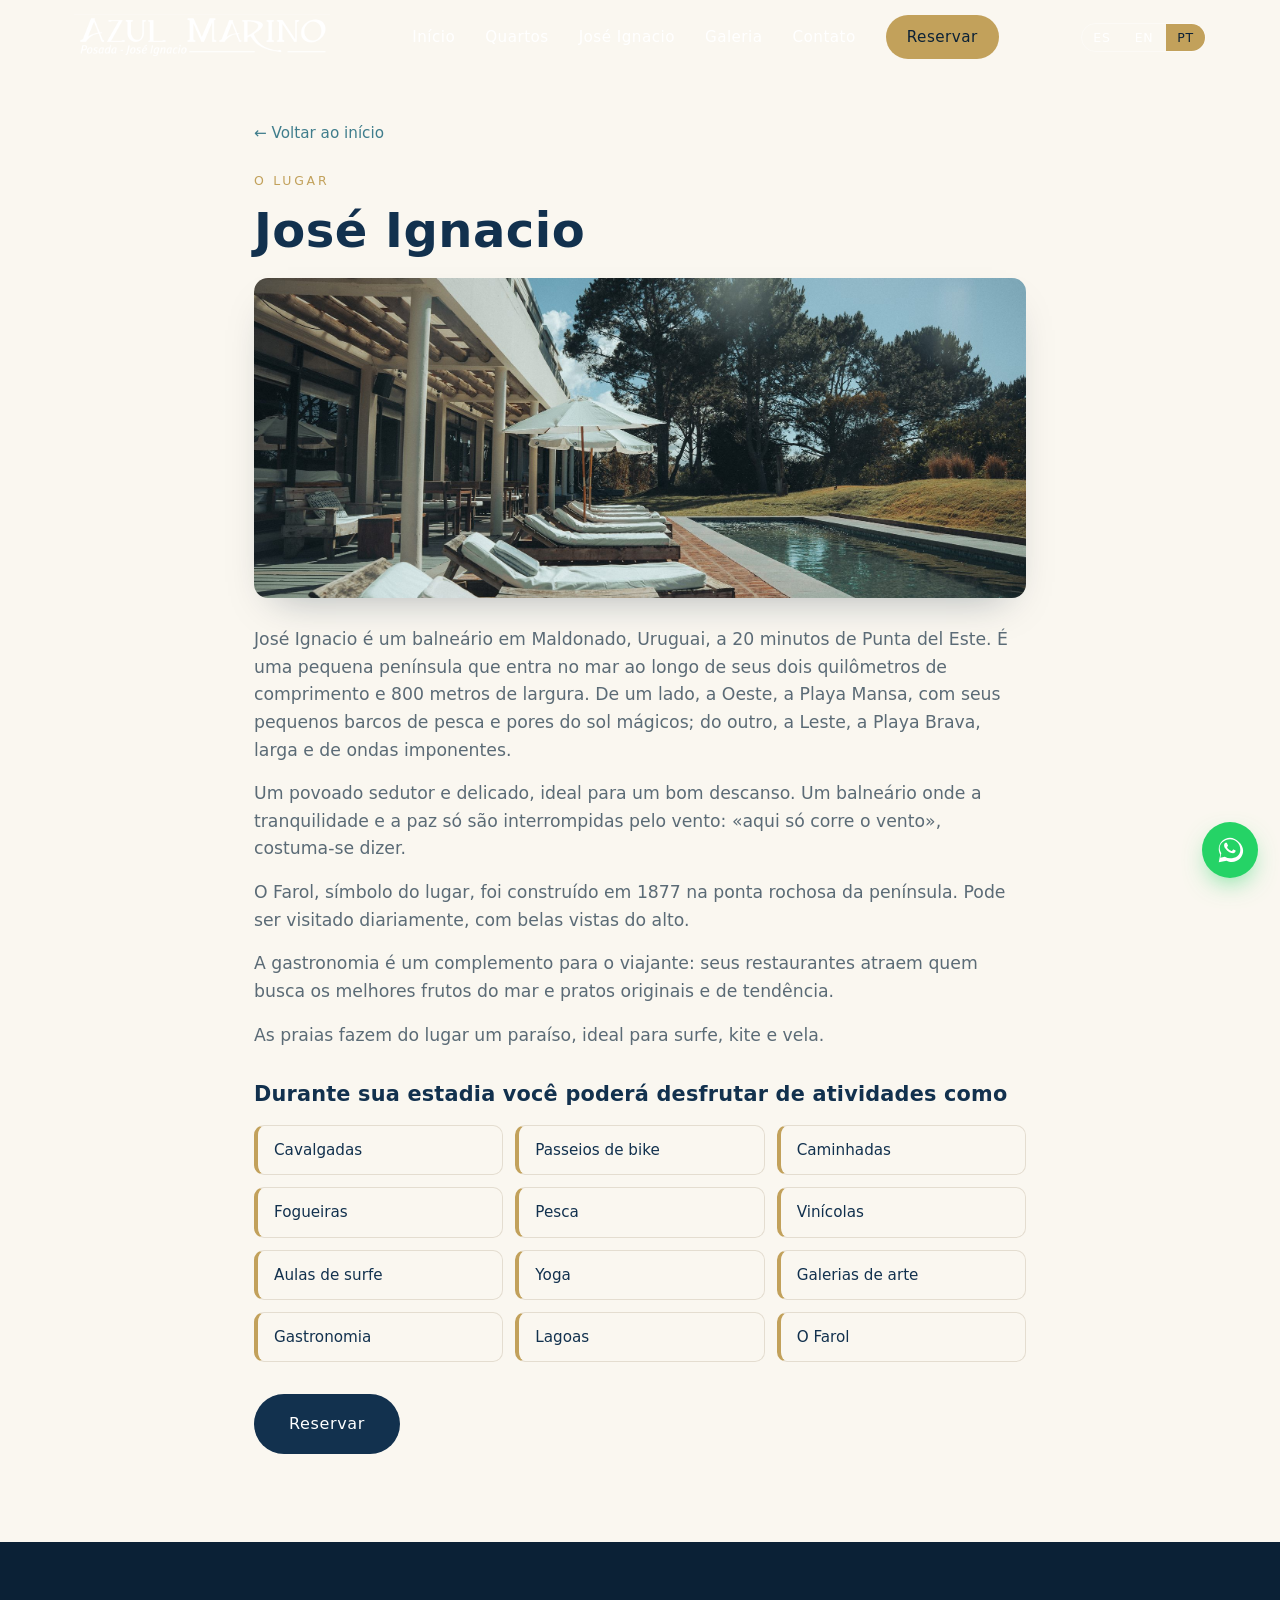
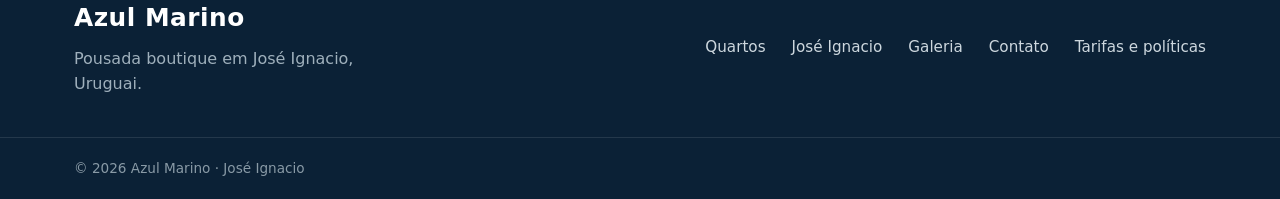
<file: pt/jose-ignacio.html>
<!DOCTYPE html>
<html lang="pt">
<head>
  <meta charset="UTF-8" />
  <meta name="viewport" content="width=device-width, initial-scale=1.0" />
  <meta name="referrer" content="strict-origin-when-cross-origin" />
  <meta http-equiv="Content-Security-Policy" content="default-src 'self'; script-src 'self'; style-src 'self' 'unsafe-inline' https://fonts.googleapis.com; font-src https://fonts.gstatic.com; img-src 'self' data:; connect-src 'self' https://docs.google.com https://*.googleusercontent.com; frame-src https://www.google.com https://maps.google.com; base-uri 'self'; form-action 'self'; object-src 'none'" />
  <title>José Ignacio · Azul Marino</title>
  <meta name="description" content="José Ignacio, Maldonado, Uruguai: praias, o Farol, gastronomia e atividades. A região onde fica a Azul Marino." />
  <link rel="icon" href="../favicon.svg" type="image/svg+xml" />
  <link rel="canonical" href="https://azulmarino.com.uy/pt/jose-ignacio.html" />
  <link rel="alternate" hreflang="es" href="https://azulmarino.com.uy/jose-ignacio.html" />
  <link rel="alternate" hreflang="en" href="https://azulmarino.com.uy/en/jose-ignacio.html" />
  <link rel="alternate" hreflang="pt" href="https://azulmarino.com.uy/pt/jose-ignacio.html" />
  <link rel="alternate" hreflang="x-default" href="https://azulmarino.com.uy/jose-ignacio.html" />
  <meta property="og:type" content="website" />
  <meta property="og:site_name" content="Azul Marino" />
  <meta property="og:title" content="José Ignacio · Azul Marino" />
  <meta property="og:description" content="José Ignacio, Maldonado, Uruguai: praias, o Farol, gastronomia e atividades. A região onde fica a Azul Marino." />
  <meta property="og:image" content="https://azulmarino.com.uy/assets/hero.jpg" />
  <meta property="og:locale" content="pt_BR" />
  <meta name="twitter:card" content="summary_large_image" />
  <link href="https://fonts.googleapis.com/css2?family=Montserrat:wght@300;400;500;600;700&display=swap" rel="stylesheet" />
  <link rel="stylesheet" href="../styles.css" />
</head>
<body class="subpage">

  <!-- ============ HEADER ============ -->
  <header class="site-header scrolled" id="header">
    <div class="container header-inner">
      <a href="index.html" class="logo">
        <img src="../assets/logo.png" alt="Azul Marino · Posada José Ignacio" class="logo-img" />
        <span class="logo-text">
          <span class="logo-mark">Azul Marino</span>
          <span class="logo-sub" data-i18n="logo_sub">Pousada · José Ignacio</span>
        </span>
      </a>
      <nav class="main-nav" id="mainNav">
        <a href="index.html" data-i18n="nav_home">Início</a>
        <a href="index.html#habitaciones" data-i18n="nav_rooms">Quartos</a>
        <a href="jose-ignacio.html" data-i18n="nav_jose">José Ignacio</a>
        <a href="index.html#galeria" data-i18n="nav_gallery">Galeria</a>
        <a href="index.html#contacto" data-i18n="nav_contact">Contato</a>
        <a href="index.html#reservar" class="btn btn-nav" data-i18n="nav_book">Reservar</a>
      </nav>
      <div class="header-right">
        <div class="lang-switch" role="group" aria-label="Idioma">
          <button data-lang="es" class="active">ES</button>
          <button data-lang="en">EN</button>
          <button data-lang="pt">PT</button>
        </div>
        <button class="menu-toggle" id="menuToggle" aria-label="Menú">
          <span></span><span></span><span></span>
        </button>
      </div>
    </div>
  </header>

  <!-- ============ JOSÉ IGNACIO ============ -->
  <main class="section jose-page" id="josePage">
    <div class="container container-narrow">
      <a href="index.html" class="back-link" data-i18n="back_home">← Voltar ao início</a>

      <p class="eyebrow" data-i18n="ji_eyebrow">O lugar</p>
      <h1 data-i18n="ji_title">José Ignacio</h1>

      <div class="ji-media ph-gal1"></div>

      <div class="ji-text">
        <p data-i18n="ji_p1">José Ignacio é um balneário em Maldonado, Uruguai, a 20 minutos de Punta del Este. É uma pequena península que entra no mar ao longo de seus dois quilômetros de comprimento e 800 metros de largura. De um lado, a Oeste, a Playa Mansa, com seus pequenos barcos de pesca e pores do sol mágicos; do outro, a Leste, a Playa Brava, larga e de ondas imponentes.</p>
        <p data-i18n="ji_p2">Um povoado sedutor e delicado, ideal para um bom descanso. Um balneário onde a tranquilidade e a paz só são interrompidas pelo vento: «aqui só corre o vento», costuma-se dizer.</p>
        <p data-i18n="ji_p3">O Farol, símbolo do lugar, foi construído em 1877 na ponta rochosa da península. Pode ser visitado diariamente, com belas vistas do alto.</p>
        <p data-i18n="ji_p4">A gastronomia é um complemento para o viajante: seus restaurantes atraem quem busca os melhores frutos do mar e pratos originais e de tendência.</p>
        <p data-i18n="ji_p5">As praias fazem do lugar um paraíso, ideal para surfe, kite e vela.</p>
      </div>

      <h2 class="ji-act-title" data-i18n="ji_activities_title">Durante sua estadia você poderá desfrutar de atividades como</h2>
      <ul class="ji-activities">
        <li data-i18n="act_1">Cavalgadas</li>
        <li data-i18n="act_2">Passeios de bike</li>
        <li data-i18n="act_3">Caminhadas</li>
        <li data-i18n="act_4">Fogueiras</li>
        <li data-i18n="act_5">Pesca</li>
        <li data-i18n="act_6">Vinícolas</li>
        <li data-i18n="act_7">Aulas de surfe</li>
        <li data-i18n="act_8">Yoga</li>
        <li data-i18n="act_9">Galerias de arte</li>
        <li data-i18n="act_10">Gastronomia</li>
        <li data-i18n="act_11">Lagoas</li>
        <li data-i18n="act_12">O Farol</li>
      </ul>

      <a href="index.html#reservar" class="btn btn-primary btn-lg" data-i18n="nav_book">Reservar</a>
    </div>
  </main>

  <!-- ============ FOOTER ============ -->
  <footer class="site-footer">
    <div class="container footer-inner">
      <div class="footer-brand">
        <span class="logo-mark">Azul Marino</span>
        <p data-i18n="footer_tag">Pousada boutique em José Ignacio, Uruguai.</p>
      </div>
      <div class="footer-links">
        <a href="index.html#habitaciones" data-i18n="nav_rooms">Quartos</a>
        <a href="jose-ignacio.html" data-i18n="nav_jose">José Ignacio</a>
        <a href="index.html#galeria" data-i18n="nav_gallery">Galeria</a>
        <a href="index.html#contacto" data-i18n="nav_contact">Contato</a>
        <a href="politicas.html" data-i18n="nav_rates">Tarifas e políticas</a>
      </div>
    </div>
    <div class="footer-bottom">
      <div class="container"><span>© <span id="year"></span> Azul Marino · José Ignacio</span></div>
    </div>
  </footer>

  <a href="https://wa.me/59898949309" class="whatsapp-float" target="_blank" rel="noopener" aria-label="WhatsApp">
    <svg viewBox="0 0 32 32" width="30" height="30" fill="currentColor"><path d="M16 3C9.4 3 4 8.4 4 15c0 2.1.6 4.1 1.6 5.9L4 29l8.3-1.6c1.7.9 3.7 1.4 5.7 1.4 6.6 0 12-5.4 12-12S22.6 3 16 3zm0 21.8c-1.8 0-3.5-.5-5-1.4l-.4-.2-4.9 1 1-4.8-.2-.4c-1-1.6-1.5-3.4-1.5-5.3C5 9.5 9.9 4.6 16 4.6S27 9.5 27 15.6 22.1 24.8 16 24.8zm6-8.2c-.3-.2-1.9-1-2.2-1.1-.3-.1-.5-.2-.7.2s-.8 1.1-1 1.3c-.2.2-.4.2-.7.1-.3-.2-1.4-.5-2.6-1.6-1-.9-1.6-1.9-1.8-2.3-.2-.3 0-.5.1-.7.1-.1.3-.4.4-.5.1-.2.2-.3.3-.5.1-.2 0-.4 0-.5-.1-.2-.7-1.7-1-2.3-.3-.6-.5-.5-.7-.5h-.6c-.2 0-.5.1-.8.4-.3.3-1 1-1 2.5s1.1 2.9 1.2 3.1c.2.2 2.1 3.2 5.1 4.5.7.3 1.3.5 1.7.6.7.2 1.4.2 1.9.1.6-.1 1.9-.8 2.1-1.5.3-.7.3-1.4.2-1.5-.1-.2-.3-.3-.6-.4z"/></svg>
  </a>

  <script src="../config.js"></script>
  <script src="../script.js"></script>
</body>
</html>
</file>
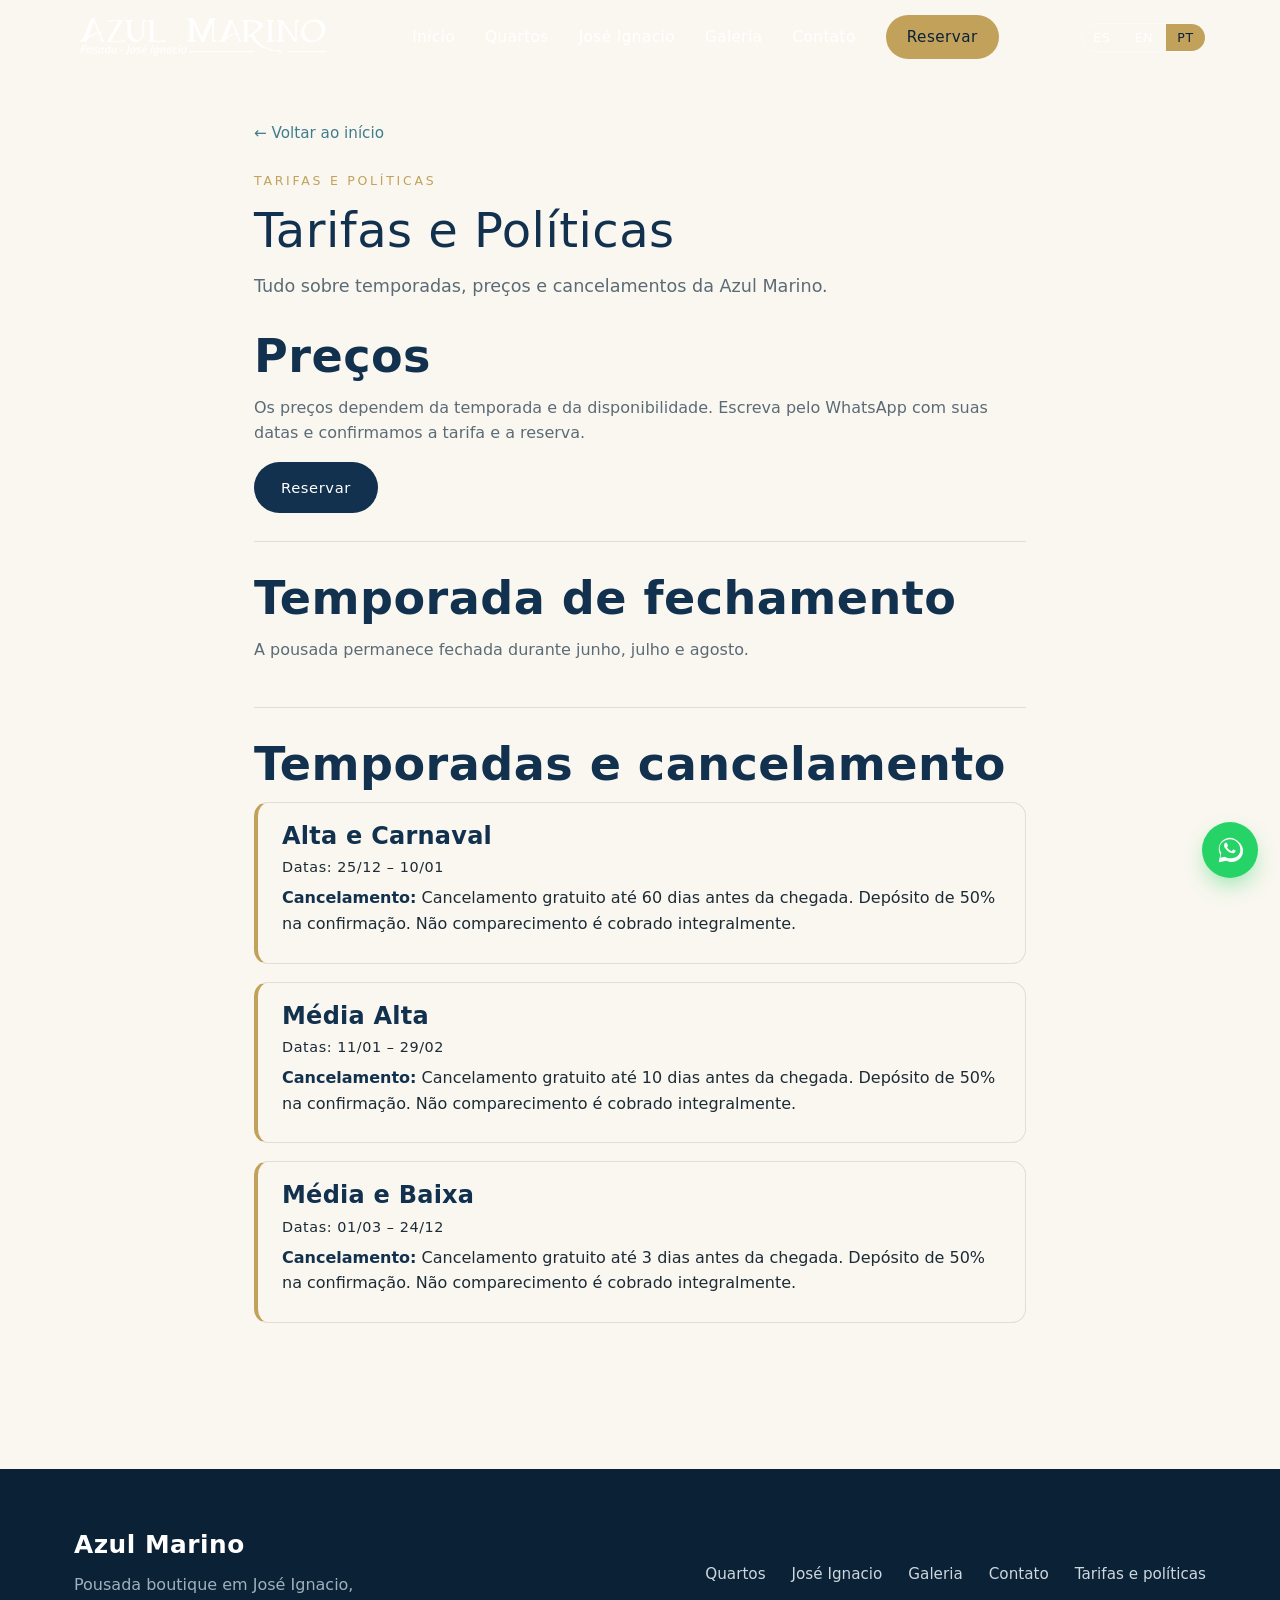
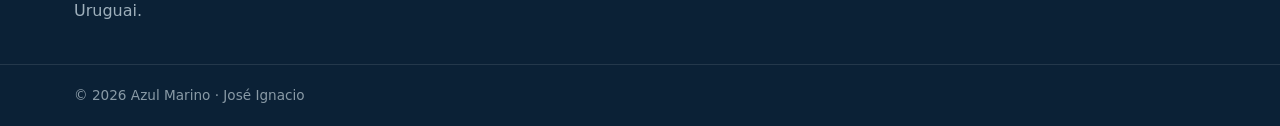
<file: pt/politicas.html>
<!DOCTYPE html>
<html lang="pt">
<head>
  <meta charset="UTF-8" />
  <meta name="viewport" content="width=device-width, initial-scale=1.0" />
  <meta name="referrer" content="strict-origin-when-cross-origin" />
  <meta http-equiv="Content-Security-Policy" content="default-src 'self'; script-src 'self'; style-src 'self' 'unsafe-inline' https://fonts.googleapis.com; font-src https://fonts.gstatic.com; img-src 'self' data:; connect-src 'self' https://docs.google.com https://*.googleusercontent.com; frame-src https://www.google.com https://maps.google.com; base-uri 'self'; form-action 'self'; object-src 'none'" />
  <title>Tarifas e Políticas · Azul Marino</title>
  <meta name="description" content="Temporadas, preços e políticas de cancelamento da Azul Marino, pousada em José Ignacio." />
  <link rel="icon" href="../favicon.svg" type="image/svg+xml" />
  <link rel="canonical" href="https://azulmarino.com.uy/pt/politicas.html" />
  <link rel="alternate" hreflang="es" href="https://azulmarino.com.uy/politicas.html" />
  <link rel="alternate" hreflang="en" href="https://azulmarino.com.uy/en/politicas.html" />
  <link rel="alternate" hreflang="pt" href="https://azulmarino.com.uy/pt/politicas.html" />
  <link rel="alternate" hreflang="x-default" href="https://azulmarino.com.uy/politicas.html" />
  <meta property="og:type" content="website" />
  <meta property="og:site_name" content="Azul Marino" />
  <meta property="og:title" content="Tarifas e Políticas · Azul Marino" />
  <meta property="og:description" content="Temporadas, preços e políticas de cancelamento da Azul Marino, pousada em José Ignacio." />
  <meta property="og:image" content="https://azulmarino.com.uy/assets/hero.jpg" />
  <meta property="og:locale" content="pt_BR" />
  <meta name="twitter:card" content="summary_large_image" />
  <link rel="preconnect" href="https://fonts.googleapis.com" />
  <link rel="preconnect" href="https://fonts.gstatic.com" crossorigin />
  <link href="https://fonts.googleapis.com/css2?family=Montserrat:wght@300;400;500;600;700&display=swap" rel="stylesheet" />
  <link rel="stylesheet" href="../styles.css" />
</head>
<body class="subpage">

  <!-- ============ HEADER ============ -->
  <header class="site-header scrolled" id="header">
    <div class="container header-inner">
      <a href="index.html" class="logo">
        <img src="../assets/logo.png" alt="Azul Marino · Posada José Ignacio" class="logo-img" />
        <span class="logo-text">
          <span class="logo-mark">Azul Marino</span>
          <span class="logo-sub" data-i18n="logo_sub">Pousada · José Ignacio</span>
        </span>
      </a>
      <nav class="main-nav" id="mainNav">
        <a href="index.html" data-i18n="nav_home">Início</a>
        <a href="index.html#habitaciones" data-i18n="nav_rooms">Quartos</a>
        <a href="jose-ignacio.html" data-i18n="nav_jose">José Ignacio</a>
        <a href="index.html#galeria" data-i18n="nav_gallery">Galeria</a>
        <a href="index.html#contacto" data-i18n="nav_contact">Contato</a>
        <a href="index.html#reservar" class="btn btn-nav" data-i18n="nav_book">Reservar</a>
      </nav>
      <div class="header-right">
        <div class="lang-switch" role="group" aria-label="Idioma">
          <button data-lang="es" class="active">ES</button>
          <button data-lang="en">EN</button>
          <button data-lang="pt">PT</button>
        </div>
        <button class="menu-toggle" id="menuToggle" aria-label="Menú">
          <span></span><span></span><span></span>
        </button>
      </div>
    </div>
  </header>

  <!-- ============ TARIFAS Y POLÍTICAS ============ -->
  <main class="section policies-page" id="policiesPage">
    <div class="container container-narrow">
      <a href="index.html" class="back-link" data-i18n="back_home">← Voltar ao início</a>

      <p class="eyebrow" data-i18n="pol_title">Tarifas e Políticas</p>
      <h1 data-i18n="pol_title">Tarifas e Políticas</h1>
      <p class="section-lead-left" data-i18n="pol_intro">Tudo sobre temporadas, preços e cancelamentos da Azul Marino.</p>

      <div class="pol-block">
        <h2 data-i18n="pol_price_title">Preços</h2>
        <p data-i18n="pol_price_text">Os preços dependem da temporada e da disponibilidade. Escreva pelo WhatsApp com suas datas e confirmamos a tarifa e a reserva.</p>
        <a href="index.html#reservar" class="btn btn-primary" data-i18n="nav_book">Reservar</a>
      </div>

      <div class="pol-block">
        <h2 data-i18n="pol_closed_title">Temporada de fechamento</h2>
        <p data-i18n="pol_closed_text">A pousada permanece fechada durante junho, julho e agosto.</p>
      </div>

      <div class="pol-block">
        <h2 data-i18n="pol_seasons_title">Temporadas e cancelamento</h2>
        <div class="pol-seasons" id="polSeasons"></div>
      </div>
    </div>
  </main>

  <!-- ============ FOOTER ============ -->
  <footer class="site-footer">
    <div class="container footer-inner">
      <div class="footer-brand">
        <span class="logo-mark">Azul Marino</span>
        <p data-i18n="footer_tag">Pousada boutique em José Ignacio, Uruguai.</p>
      </div>
      <div class="footer-links">
        <a href="index.html#habitaciones" data-i18n="nav_rooms">Quartos</a>
        <a href="jose-ignacio.html" data-i18n="nav_jose">José Ignacio</a>
        <a href="index.html#galeria" data-i18n="nav_gallery">Galeria</a>
        <a href="index.html#contacto" data-i18n="nav_contact">Contato</a>
        <a href="politicas.html" data-i18n="nav_rates">Tarifas e políticas</a>
      </div>
    </div>
    <div class="footer-bottom">
      <div class="container"><span>© <span id="year"></span> Azul Marino · José Ignacio</span></div>
    </div>
  </footer>

  <a href="https://wa.me/59898949309" class="whatsapp-float" target="_blank" rel="noopener" aria-label="WhatsApp">
    <svg viewBox="0 0 32 32" width="30" height="30" fill="currentColor"><path d="M16 3C9.4 3 4 8.4 4 15c0 2.1.6 4.1 1.6 5.9L4 29l8.3-1.6c1.7.9 3.7 1.4 5.7 1.4 6.6 0 12-5.4 12-12S22.6 3 16 3zm0 21.8c-1.8 0-3.5-.5-5-1.4l-.4-.2-4.9 1 1-4.8-.2-.4c-1-1.6-1.5-3.4-1.5-5.3C5 9.5 9.9 4.6 16 4.6S27 9.5 27 15.6 22.1 24.8 16 24.8zm6-8.2c-.3-.2-1.9-1-2.2-1.1-.3-.1-.5-.2-.7.2s-.8 1.1-1 1.3c-.2.2-.4.2-.7.1-.3-.2-1.4-.5-2.6-1.6-1-.9-1.6-1.9-1.8-2.3-.2-.3 0-.5.1-.7.1-.1.3-.4.4-.5.1-.2.2-.3.3-.5.1-.2 0-.4 0-.5-.1-.2-.7-1.7-1-2.3-.3-.6-.5-.5-.7-.5h-.6c-.2 0-.5.1-.8.4-.3.3-1 1-1 2.5s1.1 2.9 1.2 3.1c.2.2 2.1 3.2 5.1 4.5.7.3 1.3.5 1.7.6.7.2 1.4.2 1.9.1.6-.1 1.9-.8 2.1-1.5.3-.7.3-1.4.2-1.5-.1-.2-.3-.3-.6-.4z"/></svg>
  </a>

  <script src="../config.js"></script>
  <script src="../script.js"></script>
</body>
</html>
</file>
<file: styles.css>
/* ============================================================
   Azul Marino · Posada · Estilos
   Paleta: azul marino + arena + crema, acento dorado y verde mar
   ============================================================ */

:root {
  --navy:       #12314e;
  --navy-deep:  #0b2136;
  --sea:        #3f7d8c;
  --gold:       #c2a15b;
  --sand:       #e7dcc7;
  --cream:      #faf7f0;
  --ink:        #1c2b36;
  --muted:      #5b6b76;
  --line:       #e4ddd0;
  --white:      #ffffff;
  --wa:         #25d366;

  /* Tipografía Montserrat, igual que la web actual de Azul Marino */
  --serif: 'Montserrat', system-ui, -apple-system, 'Segoe UI', Roboto, sans-serif;
  --sans:  'Montserrat', system-ui, -apple-system, 'Segoe UI', Roboto, sans-serif;

  --radius: 14px;
  --shadow: 0 18px 40px -20px rgba(11, 33, 54, .35);
  --container: 1180px;
}

* { margin: 0; padding: 0; box-sizing: border-box; }

html { scroll-behavior: smooth; scroll-padding-top: 84px; }

body {
  font-family: var(--sans);
  color: var(--ink);
  background: var(--cream);
  line-height: 1.6;
  font-weight: 300;
  -webkit-font-smoothing: antialiased;
}

img { max-width: 100%; display: block; }
a { color: inherit; text-decoration: none; }

.container { width: 100%; max-width: var(--container); margin: 0 auto; padding: 0 24px; }

h1, h2, h3 { font-family: var(--serif); font-weight: 600; line-height: 1.14; color: var(--navy); letter-spacing: .01em; }
h2 { font-size: clamp(1.9rem, 3.6vw, 3rem); }
h3 { font-size: 1.5rem; }

.section { padding: 88px 0; }
.section.alt { background: var(--white); }
.center { text-align: center; }

.eyebrow {
  font-size: .78rem; letter-spacing: .22em; text-transform: uppercase;
  color: var(--gold); font-weight: 500; margin-bottom: 12px;
}
.eyebrow.center { display: block; }
.section-lead { max-width: 620px; margin: 14px auto 0; color: var(--muted); font-size: 1.1rem; }

/* -------- Placeholders de fotos -------- */
.ph {
  position: relative;
  background:
    linear-gradient(135deg, rgba(63,125,140,.18), rgba(18,49,78,.28)),
    repeating-linear-gradient(45deg, var(--sand) 0 14px, #dfd3bd 14px 28px);
}
.ph::after {
  content: attr(data-ph);
  position: absolute; inset: 0;
  display: flex; align-items: center; justify-content: center;
  text-align: center; padding: 16px;
  font-family: var(--sans); font-size: .8rem; letter-spacing: .12em;
  text-transform: uppercase; color: var(--navy-deep);
  background: rgba(250,247,240,.35);
}

/* -------- Botones -------- */
.btn {
  display: inline-flex; align-items: center; justify-content: center; gap: 8px;
  font-family: var(--sans); font-weight: 500; font-size: .92rem;
  letter-spacing: .04em; padding: 13px 26px; border-radius: 999px;
  border: 1px solid transparent; cursor: pointer; transition: all .22s ease;
  white-space: nowrap;
}
.btn-primary { background: var(--navy); color: var(--white); }
.btn-primary:hover { background: var(--navy-deep); transform: translateY(-2px); }
.btn-outline { background: transparent; color: var(--navy); border-color: var(--navy); }
.btn-outline:hover { background: var(--navy); color: var(--white); }
.btn-whatsapp { background: var(--wa); color: #063; color: #06371c; }
.btn-whatsapp:hover { background: #1fb855; transform: translateY(-2px); }
.btn-lg { padding: 16px 34px; font-size: 1rem; }
.btn-block { width: 100%; }
.btn-nav { padding: 9px 20px; background: var(--gold); color: var(--navy-deep); }
.btn-nav:hover { background: #b08f45; }

/* ============ HEADER ============ */
.site-header {
  position: fixed; top: 0; left: 0; right: 0; z-index: 100;
  transition: background .3s ease, box-shadow .3s ease;
}
.site-header.scrolled { background: rgba(250,247,240,.96); box-shadow: 0 6px 24px -14px rgba(11,33,54,.4); backdrop-filter: blur(8px); }
.header-inner { display: flex; align-items: center; justify-content: space-between; height: 74px; }

.logo { display: flex; flex-direction: column; line-height: 1.05; }
.logo-mark { font-family: var(--serif); font-size: 1.55rem; font-weight: 600; color: var(--white); letter-spacing: .02em; }
.logo-sub { font-size: .64rem; letter-spacing: .28em; text-transform: uppercase; color: var(--sand); }
.scrolled .logo-mark { color: var(--navy); }
.scrolled .logo-sub { color: var(--gold); }

/* Logo en imagen (si existe assets/logo.png; si no, cae al texto de arriba) */
.logo-img { height: 46px; width: auto; max-width: 60vw; object-fit: contain; display: block; }
.logo-text { display: none; flex-direction: column; line-height: 1.05; }
.site-header:not(.scrolled) .logo-img { filter: brightness(0) invert(1); } /* blanco sobre el hero */
@media (max-width: 520px) { .logo-img { height: 34px; } }

.main-nav { display: flex; align-items: center; gap: 30px; }
.main-nav a { color: var(--white); font-size: .95rem; letter-spacing: .03em; transition: color .2s; }
.main-nav a:hover { color: var(--gold); }
.scrolled .main-nav a { color: var(--navy); }
.scrolled .main-nav a:hover { color: var(--gold); }
.main-nav a.btn-nav { color: var(--navy-deep); }
.scrolled .main-nav a.btn-nav { color: var(--navy-deep); }

.header-right { display: flex; align-items: center; gap: 16px; }
.lang-switch { display: flex; gap: 2px; border: 1px solid rgba(255,255,255,.4); border-radius: 999px; overflow: hidden; }
.scrolled .lang-switch { border-color: var(--line); }
.lang-switch button {
  background: transparent; border: none; cursor: pointer; padding: 6px 11px;
  font-family: var(--sans); font-size: .78rem; font-weight: 500; letter-spacing: .06em;
  color: var(--white); transition: all .2s;
}
.scrolled .lang-switch button { color: var(--navy); }
.lang-switch button.active { background: var(--gold); color: var(--navy-deep); }

.menu-toggle { display: none; flex-direction: column; gap: 5px; background: none; border: none; cursor: pointer; padding: 6px; }
.menu-toggle span { width: 26px; height: 2px; background: var(--white); transition: .3s; }
.scrolled .menu-toggle span { background: var(--navy); }

/* ============ HERO ============ */
.hero { position: relative; min-height: 100vh; display: flex; align-items: center; color: var(--white); overflow: hidden; }
.hero-media {
  position: absolute; inset: 0;
  background:
    linear-gradient(rgba(11,33,54,.35), rgba(11,33,54,.55)),
    linear-gradient(135deg, #1b4763, #0b2136);
  background-size: cover; background-position: center;
}
.hero-media.ph::after { background: rgba(11,33,54,.25); color: var(--sand); }
.hero-overlay { position: absolute; inset: 0; background: linear-gradient(180deg, rgba(11,33,54,.25), rgba(11,33,54,.55)); pointer-events: none; }
.hero-content { position: relative; z-index: 2; max-width: 760px; padding-top: 40px; padding-bottom: 120px; }
.hero-eyebrow { font-size: .85rem; letter-spacing: .3em; text-transform: uppercase; color: var(--sand); margin-bottom: 18px; }
.hero-title { font-size: clamp(2.6rem, 6vw, 4.6rem); color: var(--white); margin-bottom: 18px; }
.hero-text { font-size: clamp(1.05rem, 2vw, 1.35rem); max-width: 560px; margin-bottom: 32px; font-weight: 300; color: #eef2f4; }

/* Barra de reserva rápida */
.quickbook {
  position: absolute; z-index: 3; left: 50%; transform: translateX(-50%);
  bottom: 34px; width: calc(100% - 48px); max-width: var(--container);
  background: rgba(250,247,240,.97); border-radius: var(--radius); box-shadow: var(--shadow);
  padding: 18px; display: grid; grid-template-columns: 1fr 1fr 1fr auto; gap: 14px; align-items: end;
}
.qb-field { display: flex; flex-direction: column; gap: 6px; }
.qb-field label { font-size: .72rem; letter-spacing: .14em; text-transform: uppercase; color: var(--muted); }
.qb-field input, .qb-field select {
  font-family: var(--sans); font-size: .95rem; padding: 11px 12px;
  border: 1px solid var(--line); border-radius: 8px; background: var(--white); color: var(--ink);
}

/* ============ INTRO ============ */
.intro-grid { display: grid; grid-template-columns: 1fr 1fr; gap: 60px; align-items: center; }
.intro-text h2 { margin-bottom: 20px; }
.intro-text p { color: var(--muted); font-size: 1.08rem; margin-bottom: 16px; }
.intro-media { border-radius: var(--radius); min-height: 420px; box-shadow: var(--shadow); }

/* ============ REASONS ============ */
.reasons-grid { display: grid; grid-template-columns: repeat(3, 1fr); gap: 34px; margin-top: 48px; }
.reason { text-align: center; padding: 20px; }
.reason-icon { font-size: 2.4rem; margin-bottom: 16px; }
.reason h3 { margin-bottom: 10px; }
.reason p { color: var(--muted); }

/* ============ ROOMS ============ */
.rooms-grid { display: grid; grid-template-columns: repeat(3, 1fr); gap: 30px; margin-top: 48px; }
.room-card {
  background: var(--white); border-radius: var(--radius); overflow: hidden;
  box-shadow: var(--shadow); display: flex; flex-direction: column;
  transition: transform .25s ease; border: 1px solid var(--line);
}
.room-card:hover { transform: translateY(-6px); }
.room-card.featured { border-color: var(--gold); }
.room-media { height: 240px; }
.room-body { padding: 26px; display: flex; flex-direction: column; flex: 1; position: relative; }
.room-tag {
  position: absolute; top: -14px; left: 26px; background: var(--gold); color: var(--navy-deep);
  font-size: .68rem; letter-spacing: .12em; text-transform: uppercase; font-weight: 600;
  padding: 5px 12px; border-radius: 999px;
}
.room-body h3 { margin-bottom: 10px; }
.room-body > p { color: var(--muted); margin-bottom: 18px; }
.room-amenities { list-style: none; margin-bottom: 22px; }
.room-amenities li { padding: 6px 0; border-bottom: 1px solid var(--line); font-size: .92rem; color: var(--ink); }
.room-amenities li::before { content: '·'; color: var(--gold); margin-right: 10px; font-weight: 700; }
.room-book { margin-top: auto; }

/* ============ SERVICES ============ */
.services-grid { display: grid; grid-template-columns: repeat(3, 1fr); gap: 20px; margin-top: 48px; }
.service {
  display: flex; align-items: center; gap: 16px; background: var(--cream);
  padding: 20px 22px; border-radius: var(--radius); border: 1px solid var(--line);
}
.service-ic { font-size: 1.6rem; flex-shrink: 0; }
.service span:last-child { font-size: .98rem; }

/* ============ GALLERY ============ */
.gallery-grid { display: grid; grid-template-columns: repeat(3, 1fr); grid-auto-rows: 220px; gap: 16px; margin-top: 48px; }
.gal-item { border-radius: var(--radius); overflow: hidden; }
.gal-item:nth-child(1) { grid-column: span 2; grid-row: span 2; }

/* ============ BOOK ============ */
.book-grid { display: grid; grid-template-columns: 1fr 1fr; gap: 60px; align-items: start; }
.book-intro h2 { margin-bottom: 18px; }
.book-intro > p { color: var(--muted); font-size: 1.08rem; margin-bottom: 24px; }
.book-points { list-style: none; }
.book-points li { padding: 8px 0; color: var(--navy); font-weight: 400; }
.book-form { background: var(--cream); padding: 32px; border-radius: var(--radius); box-shadow: var(--shadow); border: 1px solid var(--line); }
.alt .book-form { background: var(--white); }
.field { display: flex; flex-direction: column; gap: 7px; margin-bottom: 18px; }
.field-row { display: grid; grid-template-columns: 1fr 1fr; gap: 16px; }
.field label { font-size: .74rem; letter-spacing: .12em; text-transform: uppercase; color: var(--muted); }
.field input, .field select, .field textarea {
  font-family: var(--sans); font-size: .98rem; padding: 12px 14px;
  border: 1px solid var(--line); border-radius: 8px; background: var(--white); color: var(--ink);
  width: 100%; resize: vertical;
}
.field input:focus, .field select:focus, .field textarea:focus { outline: none; border-color: var(--sea); box-shadow: 0 0 0 3px rgba(63,125,140,.15); }

/* ============ CONTACT ============ */
.contact-grid { display: grid; grid-template-columns: 1fr 1fr; gap: 56px; align-items: stretch; }
.contact-info h2 { margin-bottom: 26px; }
.contact-list { list-style: none; }
.contact-list li { display: flex; gap: 16px; padding: 16px 0; border-bottom: 1px solid var(--line); }
.c-ic { font-size: 1.4rem; }
.contact-list strong { display: block; font-weight: 500; color: var(--navy); margin-bottom: 2px; }
.contact-list a:hover { color: var(--sea); }
.contact-map { min-height: 380px; border-radius: var(--radius); overflow: hidden; box-shadow: var(--shadow); }
.contact-map iframe { width: 100%; height: 100%; min-height: 380px; }

/* ============ FOOTER ============ */
.site-footer { background: var(--navy-deep); color: #cdd7de; padding-top: 56px; }
.footer-inner { display: flex; justify-content: space-between; gap: 30px; flex-wrap: wrap; padding-bottom: 40px; }
.footer-brand .logo-mark { color: var(--white); }
.footer-brand p { margin-top: 8px; color: #9fb0bc; max-width: 280px; }
.footer-links { display: flex; gap: 26px; flex-wrap: wrap; align-items: center; }
.footer-links a { color: #cdd7de; font-size: .95rem; }
.footer-links a:hover { color: var(--gold); }
.footer-bottom { border-top: 1px solid rgba(255,255,255,.1); padding: 20px 0; font-size: .85rem; color: #899aa6; }

/* ============ WhatsApp float ============ */
.whatsapp-float {
  position: fixed; right: 22px; bottom: 22px; z-index: 90;
  width: 56px; height: 56px; border-radius: 50%; background: var(--wa); color: var(--white);
  display: flex; align-items: center; justify-content: center;
  box-shadow: 0 10px 26px -8px rgba(37,211,102,.7); transition: transform .2s;
}
.whatsapp-float:hover { transform: scale(1.08); }

/* ============ ROOM CARDS (extra) ============ */
.room-media { display: block; }
.room-body h3 a { color: var(--navy); transition: color .2s; }
.room-body h3 a:hover { color: var(--gold); }
.room-actions { display: flex; gap: 12px; margin-top: auto; }
.room-actions .btn { flex: 1; padding: 12px 14px; }

/* ============ ROOM DETAIL PAGE ============ */
.room-page { padding-top: 120px; }
.back-link { display: inline-block; margin-bottom: 26px; color: var(--sea); font-size: .95rem; }
.back-link:hover { color: var(--navy); }
.room-detail { display: grid; grid-template-columns: 1.15fr 1fr; gap: 48px; align-items: start; }

.rp-main-wrap { position: relative; }
.rp-main { height: 460px; border-radius: var(--radius); overflow: hidden; box-shadow: var(--shadow); background: var(--sand); }
.rp-main img { width: 100%; height: 100%; object-fit: cover; cursor: zoom-in; }
.rp-arrow {
  position: absolute; top: 50%; transform: translateY(-50%);
  width: 44px; height: 44px; border-radius: 50%; border: none; cursor: pointer;
  background: rgba(250,247,240,.9); color: var(--navy); font-size: 1.6rem; line-height: 1;
  display: flex; align-items: center; justify-content: center; box-shadow: var(--shadow); transition: background .2s;
}
.rp-arrow:hover { background: var(--white); }
.rp-prev { left: 14px; } .rp-next { right: 14px; }

.rp-thumbs { display: flex; gap: 10px; margin-top: 14px; flex-wrap: wrap; }
.rp-thumbs button { width: 88px; height: 64px; padding: 0; border: 2px solid transparent; border-radius: 8px; overflow: hidden; cursor: pointer; background: none; }
.rp-thumbs button.active { border-color: var(--gold); }
.rp-thumbs img { width: 100%; height: 100%; object-fit: cover; }

.rp-info h1 { font-family: var(--serif); font-weight: 500; font-size: clamp(2rem, 4vw, 3rem); color: var(--navy); margin: 6px 0 0; }
.rp-desc { color: var(--muted); font-size: 1.08rem; margin: 18px 0 28px; }
.rp-amen-title { font-size: 1.15rem; margin-bottom: 14px; }
.rp-amenities { list-style: none; display: grid; grid-template-columns: 1fr 1fr; gap: 4px 24px; margin-bottom: 30px; }
.rp-amenities li { padding: 8px 0; border-bottom: 1px solid var(--line); font-size: .95rem; }
.rp-amenities li::before { content: '·'; color: var(--gold); font-weight: 700; margin-right: 10px; }

/* ============ LIGHTBOX ============ */
.lightbox { position: fixed; inset: 0; background: rgba(11,33,54,.93); display: none; align-items: center; justify-content: center; z-index: 200; }
.lightbox.open { display: flex; }
.lightbox img { max-width: 90vw; max-height: 85vh; border-radius: 8px; box-shadow: 0 20px 60px rgba(0,0,0,.5); }
.lb-arrow, .lb-close { position: absolute; background: none; border: none; color: #fff; cursor: pointer; opacity: .85; transition: opacity .2s; }
.lb-arrow:hover, .lb-close:hover { opacity: 1; }
.lb-close { top: 18px; right: 28px; font-size: 2.6rem; line-height: 1; }
.lb-arrow { top: 50%; transform: translateY(-50%); font-size: 3rem; padding: 10px 18px; }
.lb-prev { left: 16px; } .lb-next { right: 16px; }

/* ============ PRECIO EN EL FORMULARIO ============ */
.book-price { min-height: 1.2em; margin: 2px 0 14px; font-weight: 500; color: var(--navy); font-size: 1.05rem; }
.book-price.price-warn { color: #a15a2b; }

/* ============ PÁGINA TARIFAS Y POLÍTICAS ============ */
.policies-page { padding-top: 120px; }
.container-narrow { max-width: 820px; }
.policies-page h1 { font-family: var(--serif); font-weight: 500; color: var(--navy); font-size: clamp(2rem, 4vw, 3rem); margin: 4px 0 14px; }
.section-lead-left { color: var(--muted); font-size: 1.1rem; margin-bottom: 24px; }
.pol-block { margin: 30px 0; padding-bottom: 28px; border-bottom: 1px solid var(--line); }
.pol-block:last-child { border-bottom: none; }
.pol-block h2 { margin-bottom: 12px; }
.pol-block > p { color: var(--muted); margin-bottom: 16px; }
.pol-seasons { display: grid; gap: 18px; }
.pol-season { background: var(--cream); border: 1px solid var(--line); border-left: 4px solid var(--gold); border-radius: var(--radius); padding: 20px 24px; }
.pol-season h3 { margin-bottom: 6px; }
.pol-range { font-size: .9rem; color: var(--sea); margin-bottom: 8px; letter-spacing: .04em; }
.pol-season p { color: var(--ink); margin: 0 0 6px; }
.pol-season p strong { color: var(--navy); }

/* ============ SEGUNDO BLOQUE INTRO + FRASE MANUSCRITA ============ */
.intro-grid-2 { margin-top: 56px; }
.accent-script { font-family: 'Caveat', 'Segoe Script', cursive; font-weight: 600; font-size: clamp(1.6rem, 3vw, 2.1rem); color: var(--gold); line-height: 1.2; margin-top: 14px; }

/* ============ ICONOS (Font Awesome) ============ */
.reason-icon { color: var(--gold); }
.reason-icon i { line-height: 1; }
.service-ic { color: var(--navy); display: inline-flex; align-items: center; justify-content: center; width: 1.9rem; flex-shrink: 0; }
.service-ic i { font-size: 1.4rem; }

/* ============ SERVICIOS DESTACADOS (Desayuno / Bar) ============ */
.services-featured { display: grid; grid-template-columns: 1fr 1fr; gap: 28px; margin: 48px 0 8px; }
.feat-card { background: var(--white); border: 1px solid var(--line); border-radius: var(--radius); overflow: hidden; box-shadow: var(--shadow); display: flex; flex-direction: column; }
.feat-media { height: 300px; background-size: cover; background-position: center; }
.feat-media.ph-gal2 { background-position: center 42% !important; }      /* pizarrón del bar (foto vertical) */
.feat-media.ph-desayuno { background-position: center 40% !important; }  /* desayuno (foto vertical) */
.feat-body { padding: 24px 26px; }
.feat-body h3 { margin-bottom: 8px; }
.feat-body p { color: var(--muted); }
.services-plus { text-align: center; margin: 42px 0 26px; }

/* ============ TESTIMONIOS ============ */
.testi-grid { display: grid; grid-template-columns: repeat(2, 1fr); gap: 24px; margin-top: 48px; }
.testi-card { background: var(--white); border: 1px solid var(--line); border-radius: var(--radius); padding: 28px 30px; box-shadow: var(--shadow); margin: 0; display: flex; flex-direction: column; }
.testi-stars { color: var(--gold); letter-spacing: 3px; margin-bottom: 12px; font-size: 1.05rem; }
.testi-text { font-size: 1.05rem; color: var(--ink); line-height: 1.65; font-style: italic; margin: 0 0 16px; }
.testi-text::before { content: '“'; }
.testi-text::after { content: '”'; }
.testi-author { font-weight: 600; color: var(--navy); }

/* ============ PÁGINA JOSÉ IGNACIO ============ */
.jose-page { padding-top: 120px; }
.jose-page h1 { font-family: var(--serif); font-weight: 600; color: var(--navy); font-size: clamp(2rem, 4vw, 3rem); margin: 4px 0 8px; }
.ji-media { height: 320px; border-radius: var(--radius); margin: 20px 0 28px; box-shadow: var(--shadow); background-size: cover; background-position: center; }
.ji-text p { color: var(--muted); font-size: 1.08rem; margin-bottom: 16px; }
.ji-act-title { font-size: 1.3rem; margin: 34px 0 18px; }
.ji-activities { list-style: none; display: grid; grid-template-columns: repeat(3, 1fr); gap: 12px; margin-bottom: 32px; }
.ji-activities li { background: var(--cream); border: 1px solid var(--line); border-left: 4px solid var(--gold); border-radius: 10px; padding: 12px 16px; font-size: .95rem; color: var(--navy); }

/* ============ RESPONSIVE ============ */
@media (max-width: 900px) {
  .intro-grid, .book-grid, .contact-grid { grid-template-columns: 1fr; gap: 36px; }
  .reasons-grid, .rooms-grid, .services-grid { grid-template-columns: 1fr; }
  .testi-grid { grid-template-columns: 1fr; }
  .services-featured { grid-template-columns: 1fr; }
  .feat-media { height: 240px; }
  .room-detail { grid-template-columns: 1fr; gap: 30px; }
  .rp-main { height: 320px; }
  .rp-amenities { grid-template-columns: 1fr; }
  .ji-activities { grid-template-columns: 1fr 1fr; }
  .gallery-grid { grid-template-columns: 1fr 1fr; grid-auto-rows: 180px; }
  .gal-item:nth-child(1) { grid-column: span 2; grid-row: span 1; }
  /* En mobile el hero se apila en columna: título/CTA arriba y el buscador debajo */
  .hero { flex-direction: column; justify-content: center; padding: 100px 0 34px; }
  .hero-content { padding-top: 0; padding-bottom: 22px; }
  .quickbook { grid-template-columns: 1fr 1fr; position: static; transform: none; width: 100%; margin: 0; }

  .main-nav {
    position: fixed; top: 74px; right: 0; width: 260px; height: calc(100vh - 74px);
    background: var(--navy-deep); flex-direction: column; align-items: flex-start;
    padding: 30px 26px; gap: 22px; transform: translateX(100%); transition: transform .3s ease;
  }
  .main-nav.open { transform: translateX(0); }
  .main-nav a { color: var(--white) !important; font-size: 1.1rem; }
  .menu-toggle { display: flex; }
  .site-header.scrolled .menu-toggle span,
  .menu-toggle span { background: var(--white); }
  .scrolled .menu-toggle span { background: var(--navy); }
}

@media (max-width: 520px) {
  .section { padding: 60px 0; }
  .quickbook { grid-template-columns: 1fr; }
  .field-row { grid-template-columns: 1fr; }
  .hero-content { padding-bottom: 40px; }
}

/* ============================================================
   >>> FOTOS DE LA POSADA <<<
   ------------------------------------------------------------
   Estas son las fotos "generales" del sitio (portada, ambiente y galería).
   Las fotos de CADA HABITACIÓN NO van acá: van en sus carpetas
   assets/habitaciones/<nombre-habitacion>/  (ver LEEME.md).

   PASO 1) Guardá tus fotos dentro de la carpeta "assets" con
           EXACTAMENTE estos nombres (en minúscula, sin espacios):

             hero.jpg      -> foto grande de portada
             exterior.jpg  -> foto de ambiente / exterior
             galeria-1.jpg ... galeria-6.jpg -> las 6 de la galería

   PASO 2) Borrá la línea de abajo que dice   ACTIVAR-FOTOS-INICIO
           (la que tiene  ⟨slash⟩*  ) y la de  ACTIVAR-FOTOS-FIN.
           Con eso las fotos aparecen y desaparecen los recuadros grises.

   (Podés usar .jpg, .png o .webp; si cambiás la extensión, cambiala
    también acá abajo.)
   ============================================================ */

/* FOTOS ACTIVADAS (para volver a los recuadros grises, comentá este bloque) */
.ph::after { content: none !important; }
.ph { background-size: cover !important; background-position: center !important; background-repeat: no-repeat !important; }

.hero-media {
  background-image:
    linear-gradient(rgba(11,33,54,.35), rgba(11,33,54,.55)),
    url('assets/hero.jpg') !important;
}
.intro-media { background-image: url('assets/exterior.jpg') !important; }
.ph-desayuno { background-image: url('assets/desayuno.jpg') !important; }
.ph-gal1 { background-image: url('assets/galeria-1.jpg') !important; }
.ph-gal2 { background-image: url('assets/galeria-2.jpg') !important; }
.ph-gal3 { background-image: url('assets/galeria-3.jpg') !important; }
.ph-gal4 { background-image: url('assets/galeria-4.jpg') !important; }
.ph-gal5 { background-image: url('assets/galeria-5.jpg') !important; }
.ph-gal6 { background-image: url('assets/galeria-6.jpg') !important; }
/* FIN FOTOS */
</file>
